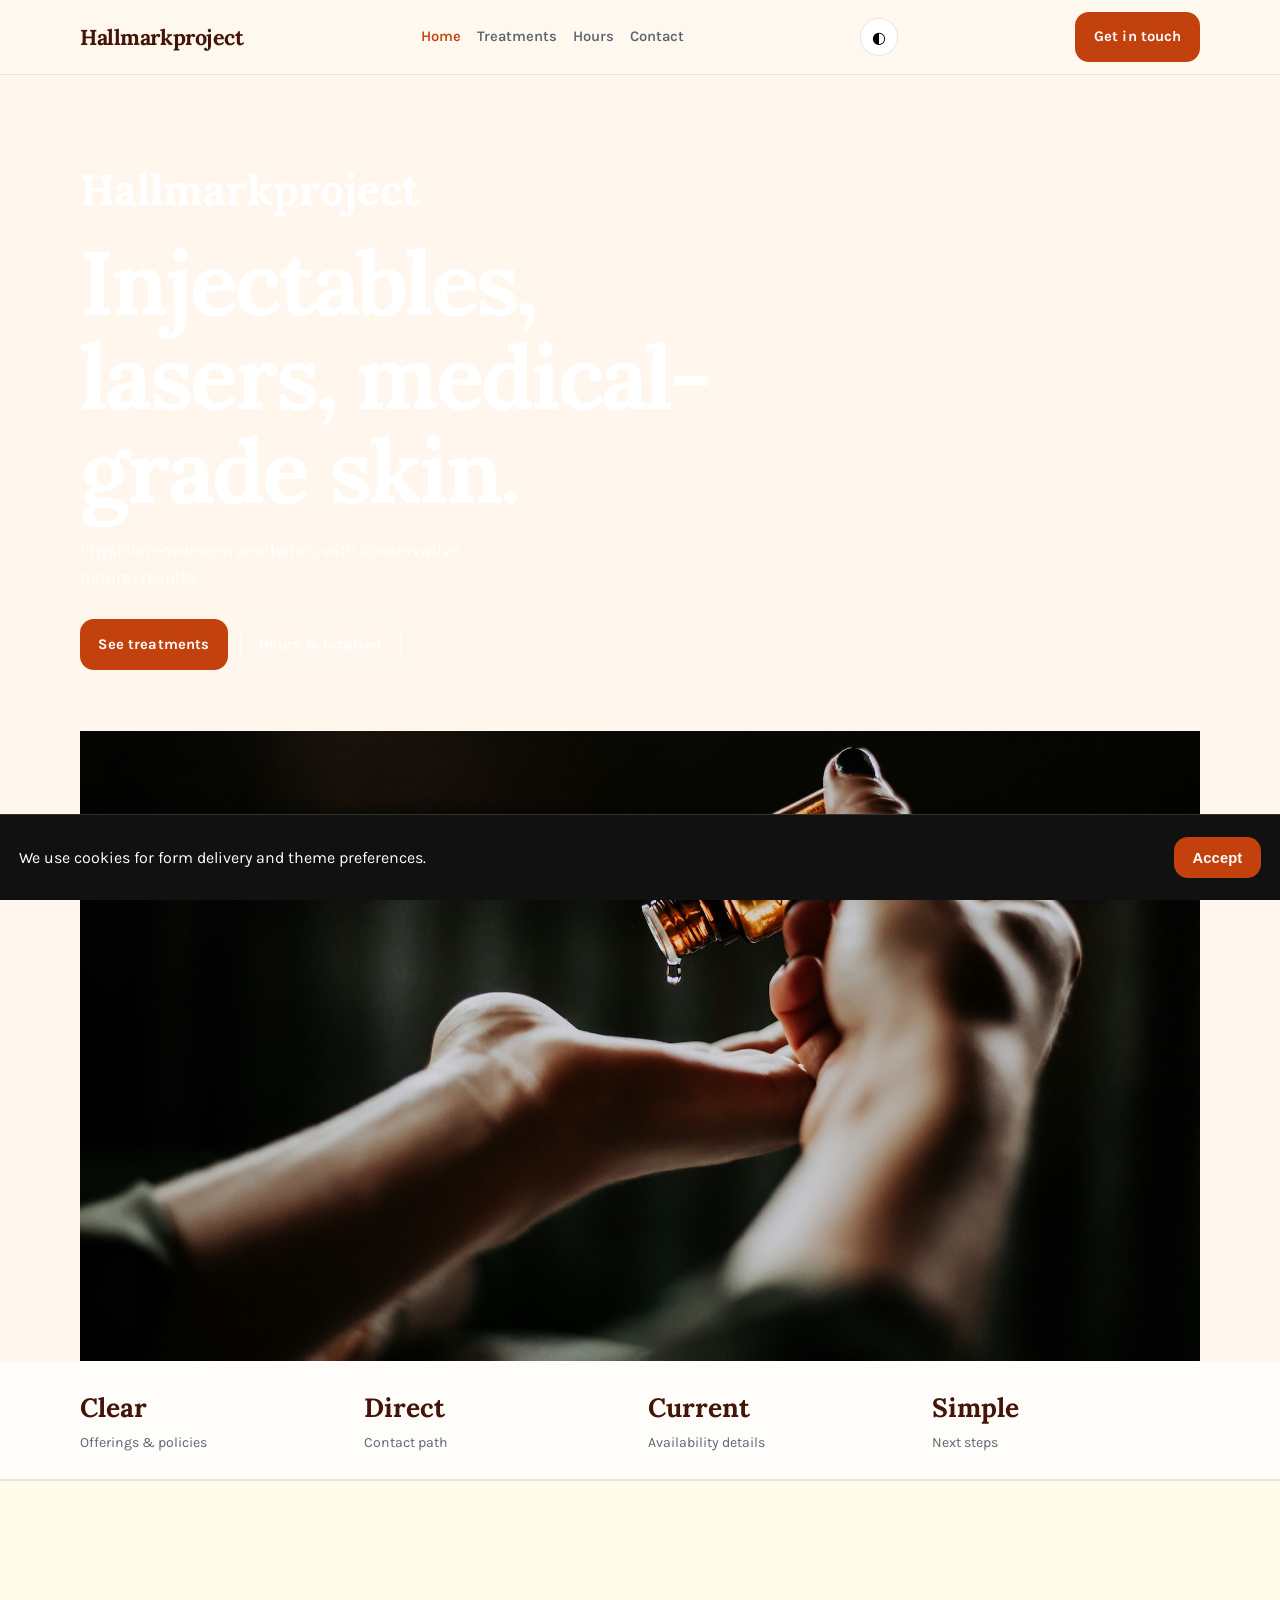
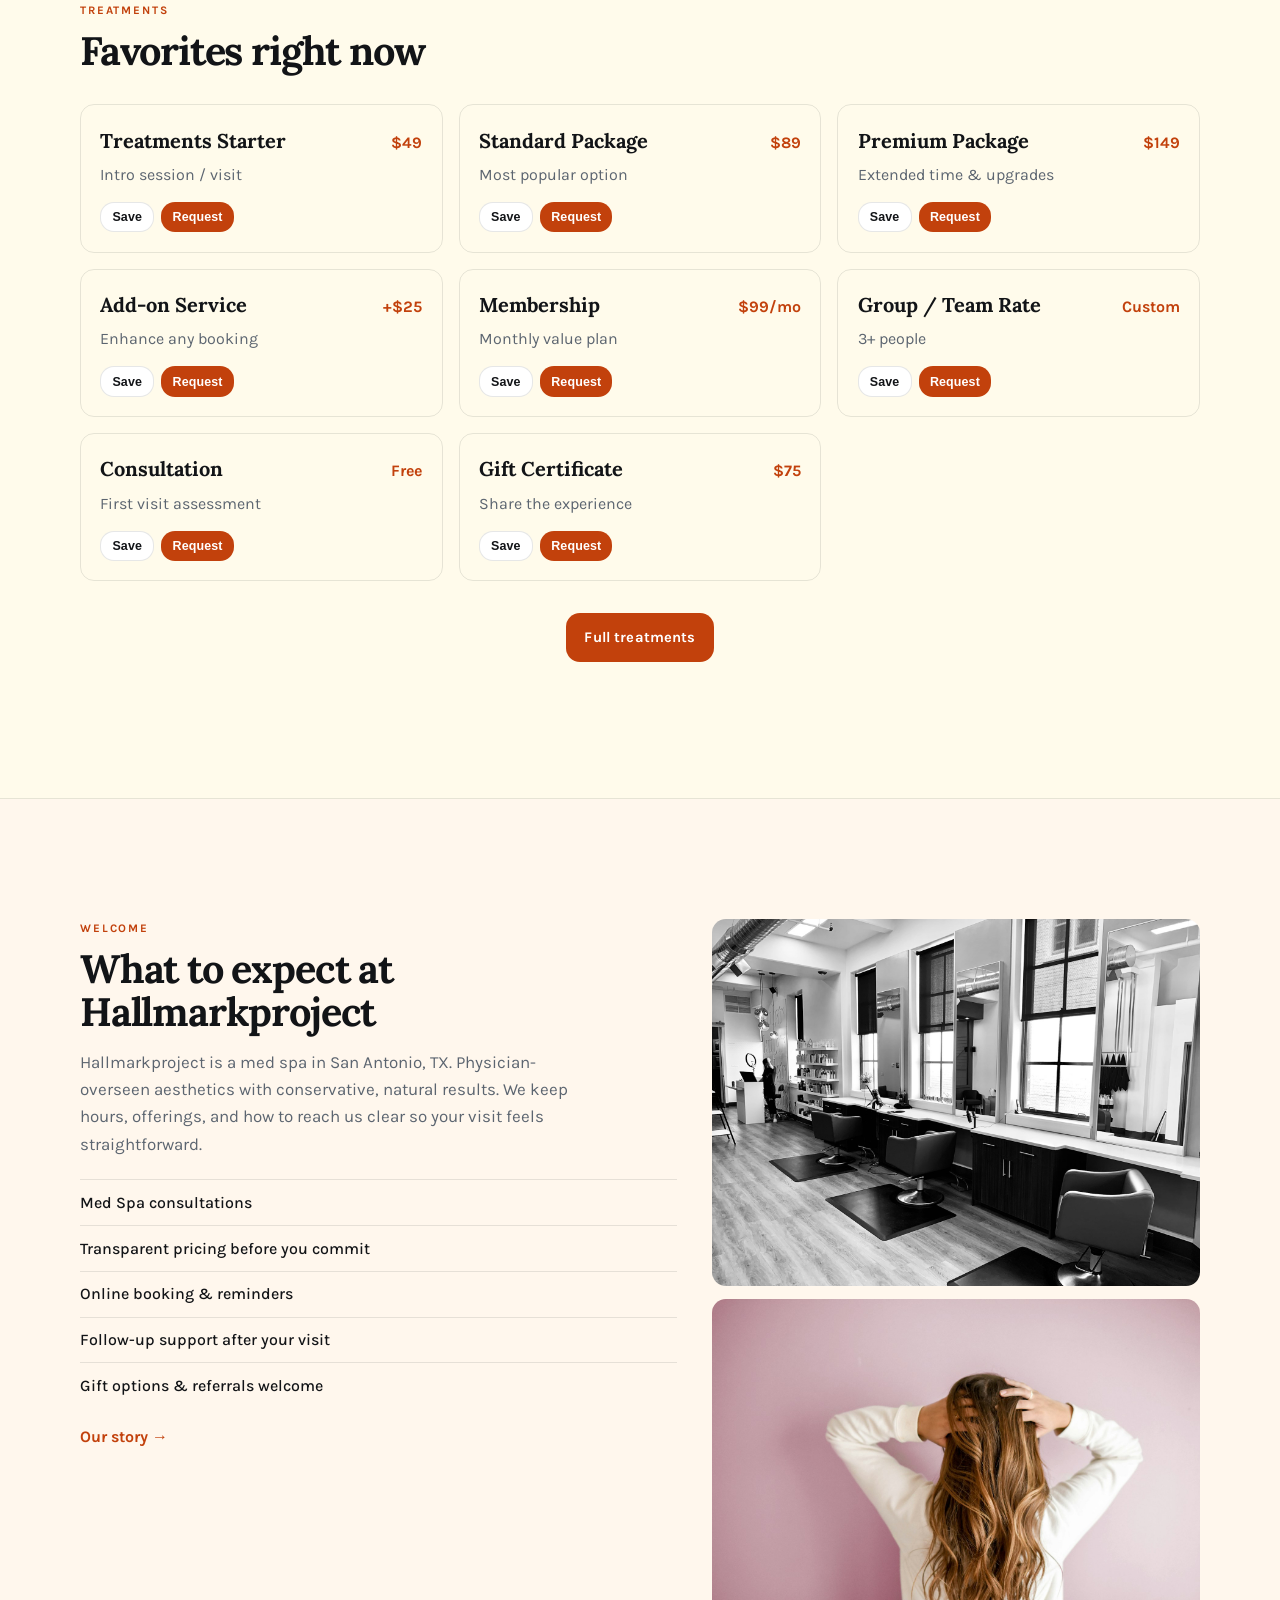
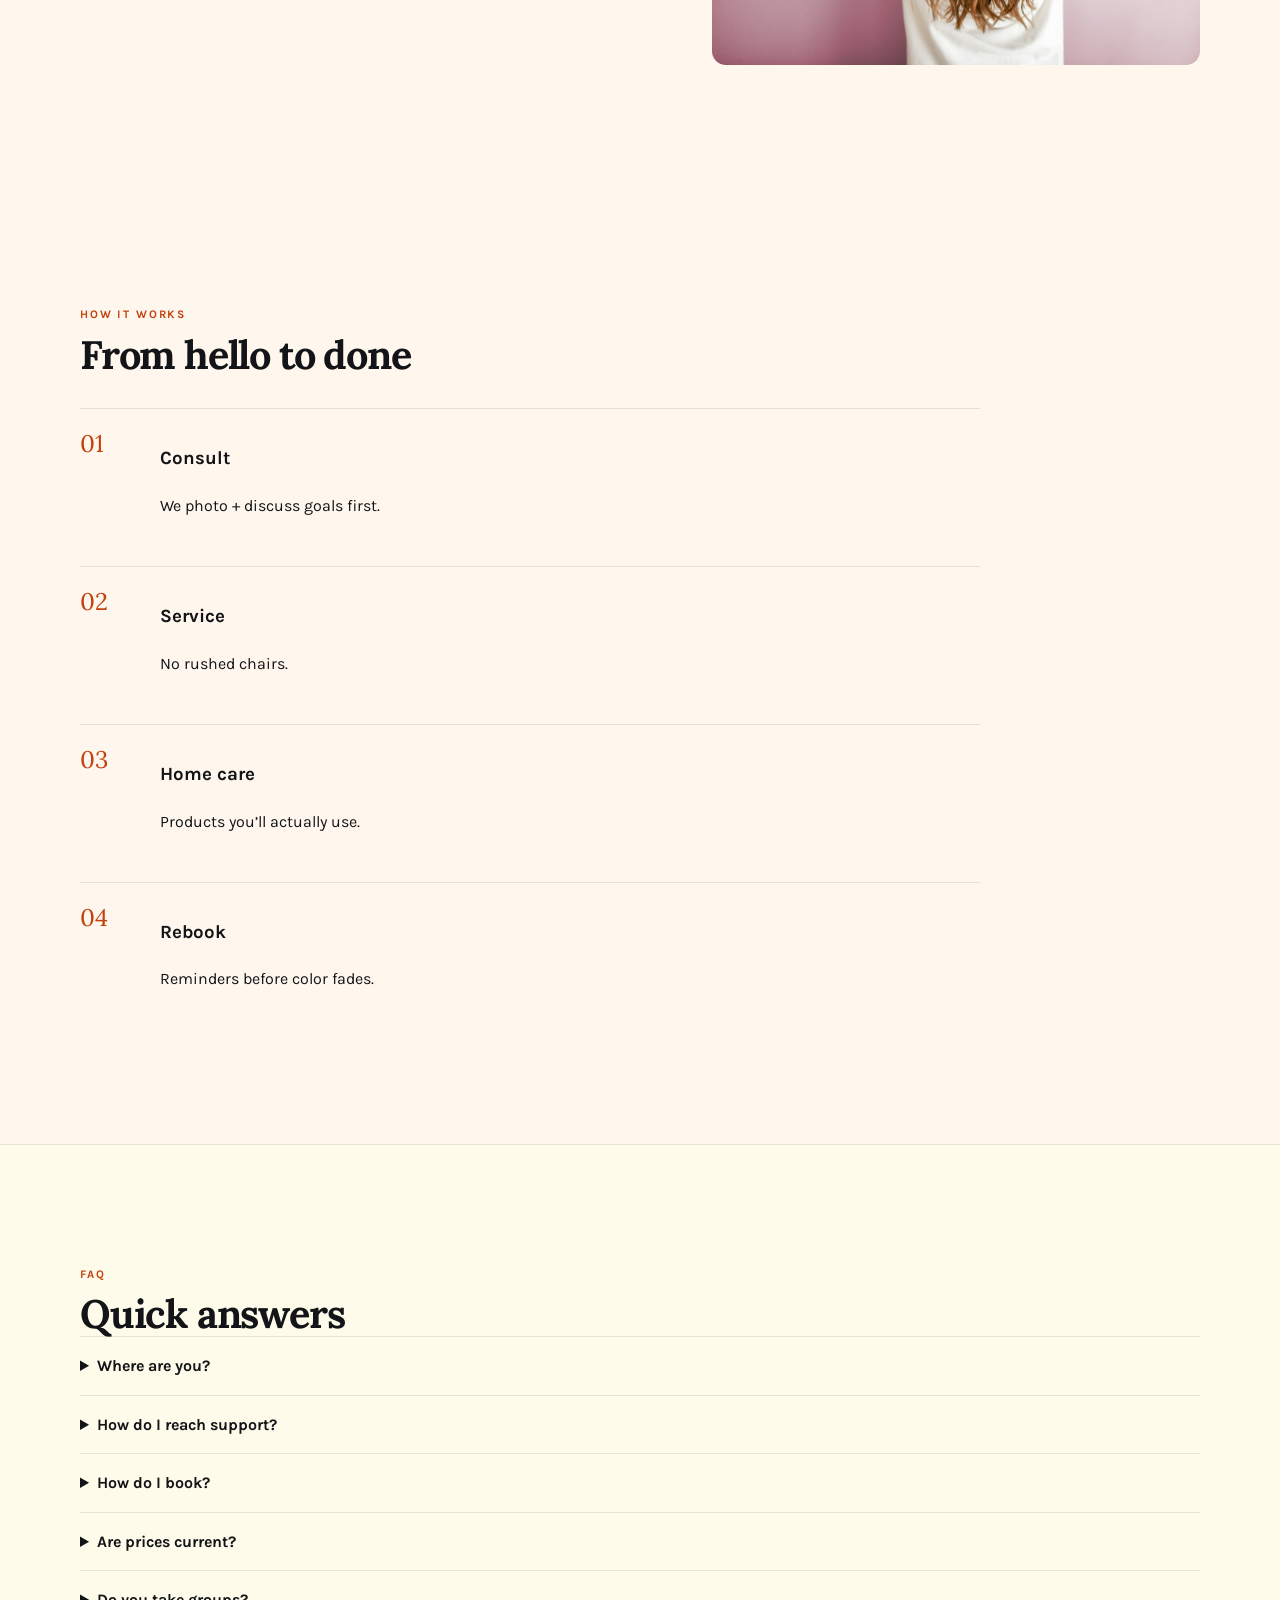
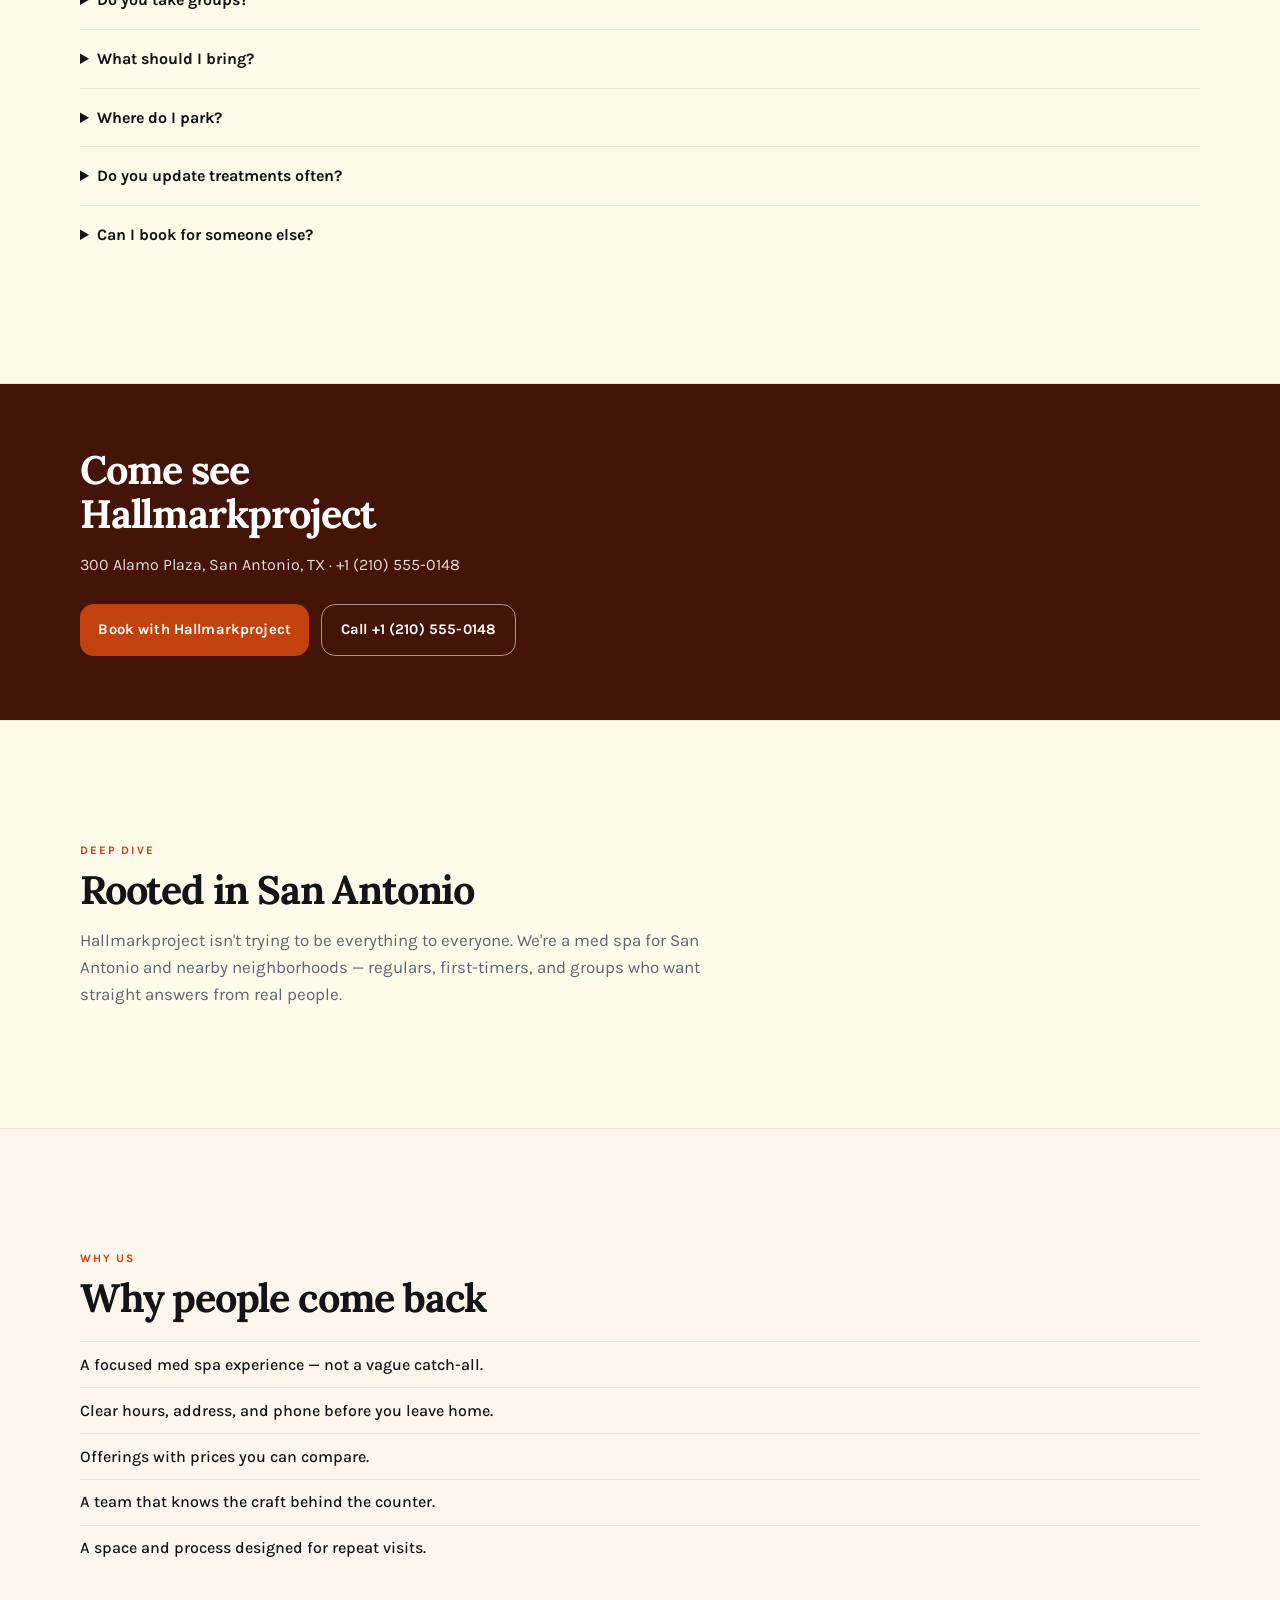
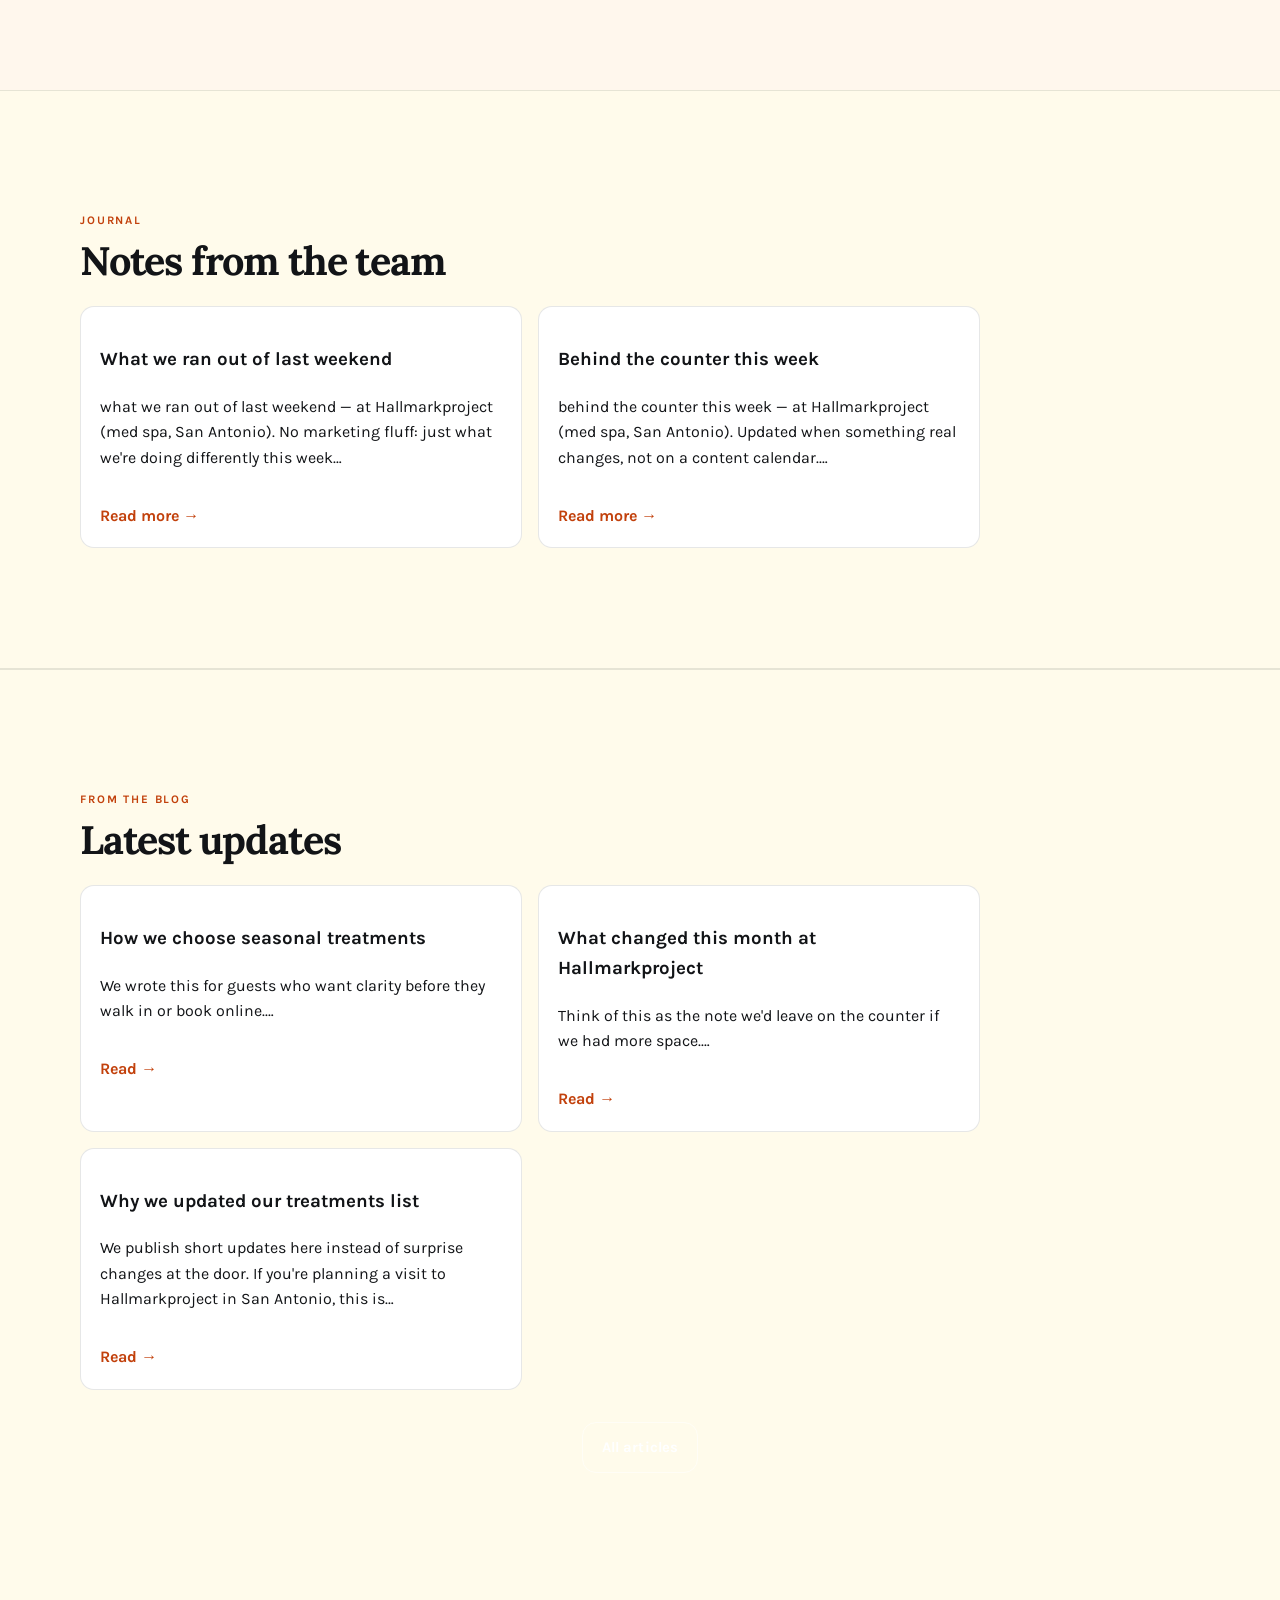
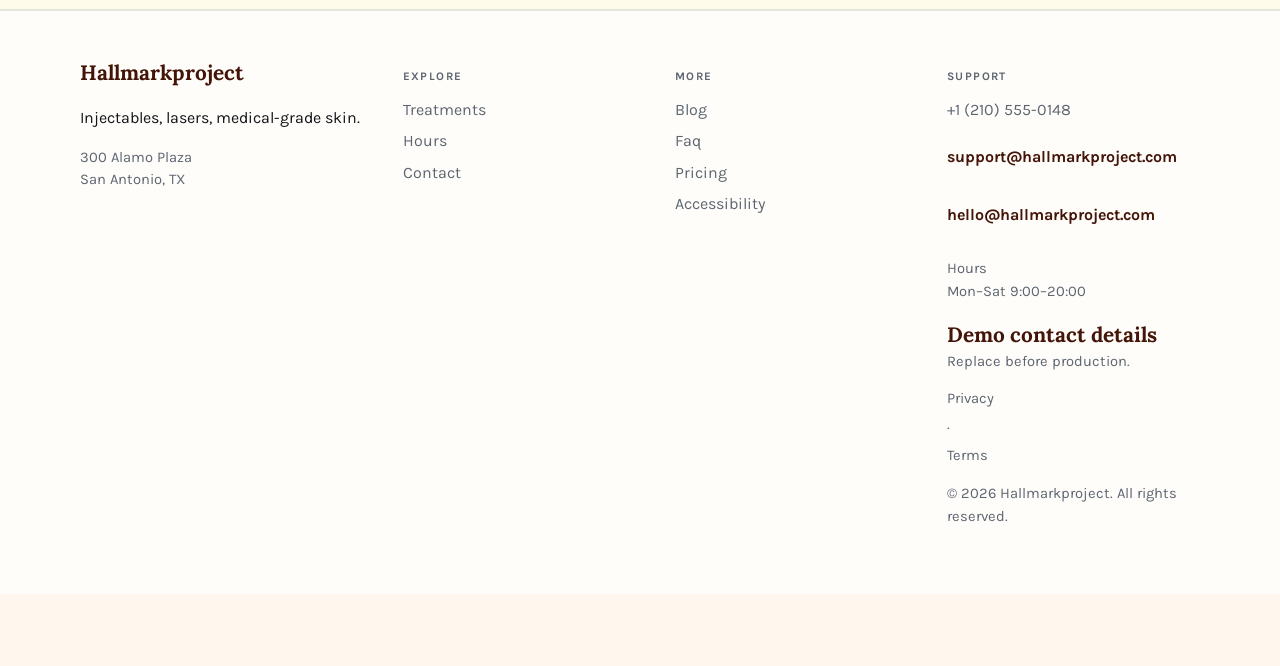
<file: index.html>
<!DOCTYPE html>
<html lang="en">
<head>
  <meta charset="UTF-8" />
  <meta name="viewport" content="width=device-width, initial-scale=1" />
  <title>Hallmarkproject | Med Spa</title>
  <meta name="description" content="Hallmarkproject — Injectables, lasers, medical-grade skin." />
  <meta property="og:title" content="Hallmarkproject | Med Spa" />
  <meta property="og:description" content="Hallmarkproject — Injectables, lasers, medical-grade skin." />
  <meta property="og:type" content="website" />
  <meta name="twitter:card" content="summary_large_image" />
  <meta name="twitter:title" content="Hallmarkproject | Med Spa" />
  <meta name="twitter:description" content="Hallmarkproject — Injectables, lasers, medical-grade skin." />
  <meta property="og:image" content="assets/img-1.jpg" />
  <meta name="twitter:image" content="assets/img-1.jpg" />
  <meta property="og:url" content="https://hallmarkproject.github.io" />
  <script type="application/ld+json">{"@context": "https://schema.org", "@type": "LocalBusiness", "name": "Hallmarkproject", "description": "Injectables, lasers, medical-grade skin.", "url": "https://hallmarkproject.github.io", "image": "assets/img-1.jpg"}</script>
<script type="application/ld+json">{"@context": "https://schema.org", "@type": "FAQPage", "mainEntity": [{"@type": "Question", "name": "Where are you?", "acceptedAnswer": {"@type": "Answer", "text": "300 Alamo Plaza, San Antonio, TX. See the map on Visit."}}, {"@type": "Question", "name": "How do I reach support?", "acceptedAnswer": {"@type": "Answer", "text": "Use the Contact form or email support@hallmarkproject.com. We reply during open hours."}}, {"@type": "Question", "name": "How do I book?", "acceptedAnswer": {"@type": "Answer", "text": "Send a message on Contact, email bookings@hallmarkproject.com, or call +1 (210) 555-0148."}}, {"@type": "Question", "name": "Are prices current?", "acceptedAnswer": {"@type": "Answer", "text": "Listed prices are current and may shift with seasons — we update this site when they do."}}, {"@type": "Question", "name": "Do you take groups?", "acceptedAnswer": {"@type": "Answer", "text": "Yes for many bookings — tell us the size and date and we'll confirm what Hallmarkproject can host."}}, {"@type": "Question", "name": "What should I bring?", "acceptedAnswer": {"@type": "Answer", "text": "Just yourself (and any notes on allergies, sizes, or preferences). We'll handle the rest."}}, {"@type": "Question", "name": "Where can I read updates?", "acceptedAnswer": {"@type": "Answer", "text": "Blog and Journal pages publish changes before social media."}}, {"@type": "Question", "name": "How do I join the team?", "acceptedAnswer": {"@type": "Answer", "text": "Open roles are listed on Careers — we reply to every application."}}, {"@type": "Question", "name": "Is the space accessible?", "acceptedAnswer": {"@type": "Answer", "text": "See our Accessibility page for entrance, seating and restroom notes."}}, {"@type": "Question", "name": "Do you offer gift cards?", "acceptedAnswer": {"@type": "Answer", "text": "Yes — see our Gift Cards page for digital and in-store options."}}, {"@type": "Question", "name": "Can I book for someone else?", "acceptedAnswer": {"@type": "Answer", "text": "Yes — include their name and preferences in the contact form."}}, {"@type": "Question", "name": "Is parking available?", "acceptedAnswer": {"@type": "Answer", "text": "See Locations for the branch closest to you in San Antonio."}}, {"@type": "Question", "name": "Do you take walk-ins at Hallmarkproject?", "acceptedAnswer": {"@type": "Answer", "text": "Yes when capacity allows — check Visit for peak hours."}}, {"@type": "Question", "name": "Do you host private events?", "acceptedAnswer": {"@type": "Answer", "text": "Contact us with date, headcount and treatments preferences."}}]}</script>
<script type="application/ld+json">{"@context": "https://schema.org", "@type": "WebSite", "name": "Hallmarkproject", "url": "https://hallmarkproject.github.io", "description": "Injectables, lasers, medical-grade skin."}</script>
  <link rel="alternate" hreflang="en" href="index.html" />
  <link rel="alternate" hreflang="x-default" href="index.html" />
  <meta name="theme-color" content="#111111" />
  <link rel="preconnect" href="https://fonts.googleapis.com" />
  <link rel="preconnect" href="https://fonts.gstatic.com" crossorigin />
  <link href="https://fonts.googleapis.com/css2?family=Karla:wght@400;500;600;700&family=Lora:wght@600;700&display=swap" rel="stylesheet" />
  <link rel="stylesheet" href="styles.css" />
  <link rel="icon" href="favicon.svg" type="image/svg+xml" />
</head>
<body>

  <header class="top">
    <div class="shell bar">
      <a class="logo" href="index.html">Hallmarkproject</a>
      <button class="nav-toggle" type="button" aria-label="Open menu" data-nav-toggle>
        <span></span><span></span><span></span>
      </button>
      <nav data-nav><a href="index.html" class="on">Home</a><a href="offerings.html">Treatments</a><a href="visit.html">Hours</a><a href="contact.html">Contact</a></nav>
      <button type="button" class="theme-toggle" data-theme-toggle aria-label="Toggle dark mode">◐</button>
      <a class="cta" href="contact.html" data-open-book>Get in touch</a>
    </div>
  </header>
  <main>

    <section class="hero split-hero">
      <div class="shell hero-split">
        <div class="hero-copy">
          <p class="brand">Hallmarkproject</p>
          <h1>Injectables, lasers, medical-grade skin.</h1>
          <p class="lede">Physician-overseen aesthetics with conservative, natural results.</p>
          <div class="actions">
            <a class="btn solid" href="offerings.html">See treatments</a>
            <a class="btn line" href="visit.html">Hours &amp; location</a>
          </div>
        </div>
        <div class="hero-photo"><img src="assets/img-1.jpg" alt="Hallmarkproject" loading="eager" fetchpriority="high" decoding="async" /></div>
      </div>
    </section><section class="stats-band"><div class="shell stats-row"><div class="stat"><b>Clear</b><span>Offerings & policies</span></div>
<div class="stat"><b>Direct</b><span>Contact path</span></div>
<div class="stat"><b>Current</b><span>Availability details</span></div>
<div class="stat"><b>Simple</b><span>Next steps</span></div></div></section><section class="block tint">
      <div class="shell">
        <p class="eyebrow">Treatments</p>
        <h2>Favorites right now</h2>
        <div class="menu-grid"><article class="item" data-item="Treatments Starter">
          <div class="item-top"><h3>Treatments Starter</h3><span class="price">$49</span></div>
          <p>Intro session / visit</p>
          <div class="item-actions">
            <button type="button" class="btn quiet mini" data-save-item data-name="Treatments Starter">Save</button>
            <button type="button" class="btn solid mini" data-open-book data-pref="Treatments Starter">Request</button>
          </div>
        </article>
<article class="item" data-item="Standard Package">
          <div class="item-top"><h3>Standard Package</h3><span class="price">$89</span></div>
          <p>Most popular option</p>
          <div class="item-actions">
            <button type="button" class="btn quiet mini" data-save-item data-name="Standard Package">Save</button>
            <button type="button" class="btn solid mini" data-open-book data-pref="Standard Package">Request</button>
          </div>
        </article>
<article class="item" data-item="Premium Package">
          <div class="item-top"><h3>Premium Package</h3><span class="price">$149</span></div>
          <p>Extended time &amp; upgrades</p>
          <div class="item-actions">
            <button type="button" class="btn quiet mini" data-save-item data-name="Premium Package">Save</button>
            <button type="button" class="btn solid mini" data-open-book data-pref="Premium Package">Request</button>
          </div>
        </article>
<article class="item" data-item="Add-on Service">
          <div class="item-top"><h3>Add-on Service</h3><span class="price">+$25</span></div>
          <p>Enhance any booking</p>
          <div class="item-actions">
            <button type="button" class="btn quiet mini" data-save-item data-name="Add-on Service">Save</button>
            <button type="button" class="btn solid mini" data-open-book data-pref="Add-on Service">Request</button>
          </div>
        </article>
<article class="item" data-item="Membership">
          <div class="item-top"><h3>Membership</h3><span class="price">$99/mo</span></div>
          <p>Monthly value plan</p>
          <div class="item-actions">
            <button type="button" class="btn quiet mini" data-save-item data-name="Membership">Save</button>
            <button type="button" class="btn solid mini" data-open-book data-pref="Membership">Request</button>
          </div>
        </article>
<article class="item" data-item="Group / Team Rate">
          <div class="item-top"><h3>Group / Team Rate</h3><span class="price">Custom</span></div>
          <p>3+ people</p>
          <div class="item-actions">
            <button type="button" class="btn quiet mini" data-save-item data-name="Group / Team Rate">Save</button>
            <button type="button" class="btn solid mini" data-open-book data-pref="Group / Team Rate">Request</button>
          </div>
        </article>
<article class="item" data-item="Consultation">
          <div class="item-top"><h3>Consultation</h3><span class="price">Free</span></div>
          <p>First visit assessment</p>
          <div class="item-actions">
            <button type="button" class="btn quiet mini" data-save-item data-name="Consultation">Save</button>
            <button type="button" class="btn solid mini" data-open-book data-pref="Consultation">Request</button>
          </div>
        </article>
<article class="item" data-item="Gift Certificate">
          <div class="item-top"><h3>Gift Certificate</h3><span class="price">$75</span></div>
          <p>Share the experience</p>
          <div class="item-actions">
            <button type="button" class="btn quiet mini" data-save-item data-name="Gift Certificate">Save</button>
            <button type="button" class="btn solid mini" data-open-book data-pref="Gift Certificate">Request</button>
          </div>
        </article></div>
        <p class="center-cta"><a class="btn solid" href="offerings.html">Full treatments</a></p>
      </div>
    </section><section class="block">
      <div class="shell split">
        <div>
          <p class="eyebrow">Welcome</p>
          <h2>What to expect at Hallmarkproject</h2>
          <p class="lead">Hallmarkproject is a med spa in San Antonio, TX. Physician-overseen aesthetics with conservative, natural results. We keep hours, offerings, and how to reach us clear so your visit feels straightforward.</p>
          <ul class="checks"><li>Med Spa consultations</li>
<li>Transparent pricing before you commit</li>
<li>Online booking & reminders</li>
<li>Follow-up support after your visit</li>
<li>Gift options & referrals welcome</li></ul>
          <a class="textlink" href="index.html">Our story →</a>
        </div>
        <div class="about-photos">
          <img src="assets/img-2.jpg" alt="Hallmarkproject" />
          <img src="assets/img-3.jpg" alt="Hallmarkproject" />
        </div>
      </div>
    </section><section class="block">
      <div class="shell">
        <p class="eyebrow">How it works</p>
        <h2>From hello to done</h2>
        <ol class="process"><li><span>01</span><div><h3>Consult</h3><p>We photo + discuss goals first.</p></div></li>
<li><span>02</span><div><h3>Service</h3><p>No rushed chairs.</p></div></li>
<li><span>03</span><div><h3>Home care</h3><p>Products you’ll actually use.</p></div></li>
<li><span>04</span><div><h3>Rebook</h3><p>Reminders before color fades.</p></div></li></ol>
      </div>
    </section><section class="block tint">
      <div class="shell">
        <p class="eyebrow">FAQ</p>
        <h2>Quick answers</h2>
        <div class="faq"><details><summary>Where are you?</summary><p>300 Alamo Plaza, San Antonio, TX. See the map on Visit.</p></details>
<details><summary>How do I reach support?</summary><p>Use the Contact form or email support@hallmarkproject.com. We reply during open hours.</p></details>
<details><summary>How do I book?</summary><p>Send a message on Contact, email bookings@hallmarkproject.com, or call +1 (210) 555-0148.</p></details>
<details><summary>Are prices current?</summary><p>Listed prices are current and may shift with seasons — we update this site when they do.</p></details>
<details><summary>Do you take groups?</summary><p>Yes for many bookings — tell us the size and date and we'll confirm what Hallmarkproject can host.</p></details>
<details><summary>What should I bring?</summary><p>Just yourself (and any notes on allergies, sizes, or preferences). We'll handle the rest.</p></details>
<details><summary>Where do I park?</summary><p>See the Visit page for address and map links around San Antonio.</p></details>
<details><summary>Do you update treatments often?</summary><p>Yes — seasonal shifts are posted here first.</p></details>
<details><summary>Can I book for someone else?</summary><p>Yes — include their name and preferences in the Contact form or email support@hallmarkproject.com.</p></details></div>
      </div>
    </section><section class="cta-band">
      <div class="shell">
        <h2>Come see Hallmarkproject</h2>
        <p>300 Alamo Plaza, San Antonio, TX · +1 (210) 555-0148</p>
        <div class="actions">
          <a class="btn solid" href="contact.html">Book with Hallmarkproject</a>
          <a class="btn line" href="tel:+12105550148">Call +1 (210) 555-0148</a>
        </div>
      </div>
    </section><section class="block tint">
      <div class="shell prose-block">
        <p class="eyebrow">Deep dive</p>
        <h2>Rooted in San Antonio</h2>
        <p class="lead wide">Hallmarkproject isn&#x27;t trying to be everything to everyone. We&#x27;re a med spa for San Antonio and nearby neighborhoods — regulars, first-timers, and groups who want straight answers from real people.</p>
      </div>
    </section><section class="block">
      <div class="shell">
        <p class="eyebrow">Why us</p>
        <h2>Why people come back</h2>
        <ul class="why"><li>A focused med spa experience — not a vague catch-all.</li>
<li>Clear hours, address, and phone before you leave home.</li>
<li>Offerings with prices you can compare.</li>
<li>A team that knows the craft behind the counter.</li>
<li>A space and process designed for repeat visits.</li></ul>
      </div>
    </section><section class="block tint">
      <div class="shell">
        <p class="eyebrow">Journal</p>
        <h2>Notes from the team</h2>
        <div class="value-grid"><article class="journal-card"><h3>What we ran out of last weekend</h3><p>what we ran out of last weekend — at Hallmarkproject (med spa, San Antonio). No marketing fluff: just what we&#x27;re doing differently this week…</p><a class="textlink" href="blog.html">Read more →</a></article><article class="journal-card"><h3>Behind the counter this week</h3><p>behind the counter this week — at Hallmarkproject (med spa, San Antonio). Updated when something real changes, not on a content calendar.…</p><a class="textlink" href="blog.html">Read more →</a></article></div>
      </div>
    </section><section class="block tint">
      <div class="shell">
        <p class="eyebrow">From the blog</p>
        <h2>Latest updates</h2>
        <div class="value-grid"><article class="journal-card reveal">
          <h3>How we choose seasonal treatments</h3>
          <p>We wrote this for guests who want clarity before they walk in or book online.…</p>
          <a class="textlink" href="blog.html">Read →</a>
        </article><article class="journal-card reveal">
          <h3>What changed this month at Hallmarkproject</h3>
          <p>Think of this as the note we&#x27;d leave on the counter if we had more space.…</p>
          <a class="textlink" href="blog.html">Read →</a>
        </article><article class="journal-card reveal">
          <h3>Why we updated our treatments list</h3>
          <p>We publish short updates here instead of surprise changes at the door. If you&#x27;re planning a visit to Hallmarkproject in San Antonio, this is…</p>
          <a class="textlink" href="blog.html">Read →</a>
        </article></div>
        <p class="center-cta"><a class="btn line" href="blog.html">All articles</a></p>
      </div>
    </section>
  </main>

  <footer class="foot">
    <div class="shell foot-grid">
      <div>
        <strong>Hallmarkproject</strong>
        <p>Injectables, lasers, medical-grade skin.</p>
        <p class="foot-meta">300 Alamo Plaza<br/>San Antonio, TX</p>
      </div>
      <div>
        <p class="fh">Explore</p>
        <a href="offerings.html">Treatments</a><a href="visit.html">Hours</a><a href="contact.html">Contact</a>
      </div>
      <div>
        <p class="fh">More</p>
        <a href="blog.html">Blog</a><a href="faq.html">Faq</a><a href="pricing.html">Pricing</a><a href="accessibility.html">Accessibility</a>
      </div>
      <div>
        <p class="fh">Support</p>
        <a href="tel:+12105550148">+1 (210) 555-0148</a>
        <p class="mail-plain">support@hallmarkproject.com</p>
        <p class="mail-plain">hello@hallmarkproject.com</p>
        <p class="foot-meta">Hours<br/>Mon–Sat 9:00–20:00</p>
        <p class="foot-meta"><strong>Demo contact details</strong><br/>Replace before production.</p>
        <p class="foot-meta"><a href="privacy.html">Privacy</a> · <a href="terms.html">Terms</a></p>
        <p class="foot-meta">© 2026 Hallmarkproject. All rights reserved.</p>
      </div>
    </div>
  </footer>
  <div class="cookie-bar" data-cookie-bar hidden>
    <p>We use cookies for form delivery and theme preferences.</p>
    <button type="button" class="btn solid" data-cookie-accept>Accept</button>
  </div>
  <div class="mobile-cta">
    <a href="tel:+12105550148">Call</a>
    <button type="button" data-open-book>Book</button>
    <a href="visit.html">Map</a>
  </div>
  <div class="toast" data-toast hidden></div>

  <div class="modal" data-book-modal hidden>
    <div class="modal-card">
      <button class="modal-close" type="button" data-close-book aria-label="Close">×</button>
      <p class="eyebrow">Quick request</p>
      <h3>Contact Hallmarkproject</h3>
      <p class="lead">Send the essentials and we will reply by email.</p>
      <form class="contact-form compact" data-quick-book data-support="support@hallmarkproject.com">
        <label>Name<input name="name" required placeholder="Your name" /></label>
        <label>Email<input type="email" name="email" required placeholder="you@email.com" /></label>
        <label>Timing<input name="when" required placeholder="Preferred date or timeline" /></label>
        <label>Notes<textarea name="message" rows="3" placeholder="Project, product, service or other details…"></textarea></label>
        <button class="btn solid" type="submit">Book</button>
      </form>
    </div>
  </div>

  <div class="lightbox" data-lightbox hidden>
    <button class="modal-close" type="button" data-lightbox-close aria-label="Close">×</button>
    <img data-lightbox-img alt="" />
    <div class="lightbox-nav">
      <button type="button" data-lightbox-prev>‹</button>
      <button type="button" data-lightbox-next>›</button>
    </div>
  </div>
  <script src="site.js"></script>
</body></html>
</file>
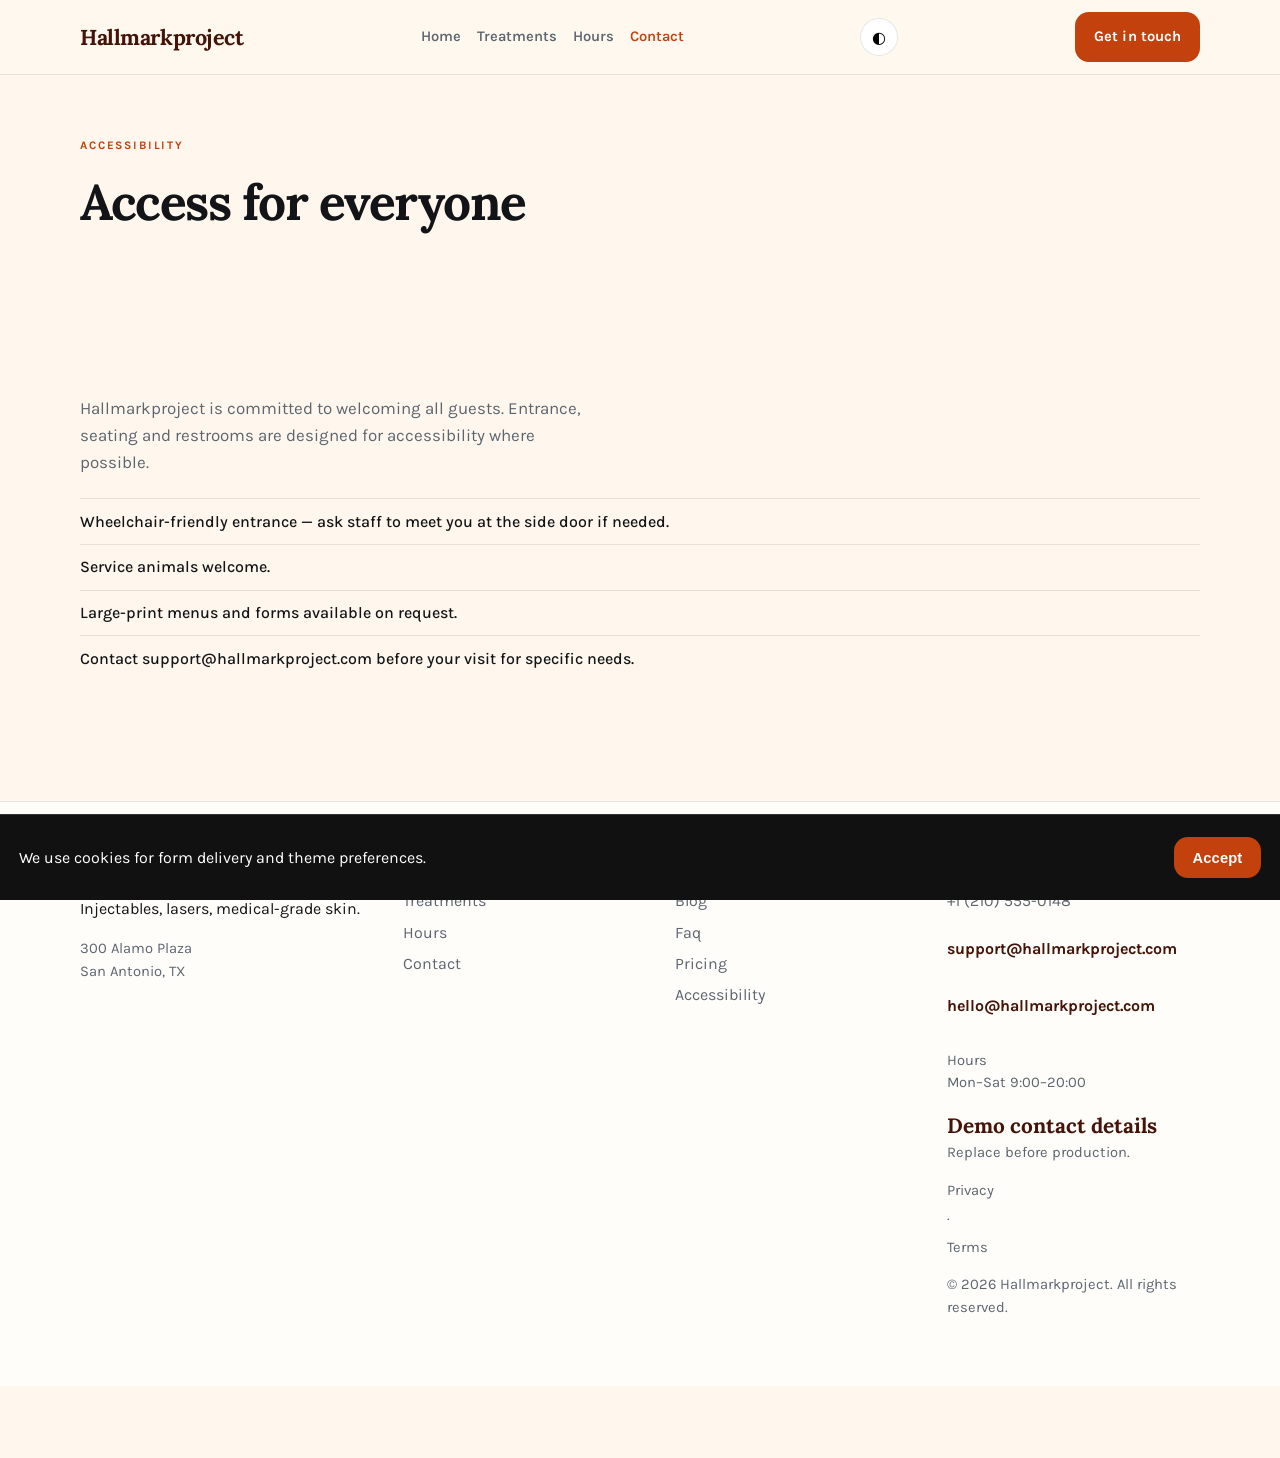
<file: accessibility.html>
<!DOCTYPE html>
<html lang="en">
<head>
  <meta charset="UTF-8" />
  <meta name="viewport" content="width=device-width, initial-scale=1" />
  <title>Accessibility | Hallmarkproject</title>
  <meta name="description" content="Accessibility statement" />
  <meta property="og:title" content="Accessibility | Hallmarkproject" />
  <meta property="og:description" content="Accessibility statement" />
  <meta property="og:type" content="website" />
  <meta name="twitter:card" content="summary_large_image" />
  <meta name="twitter:title" content="Accessibility | Hallmarkproject" />
  <meta name="twitter:description" content="Accessibility statement" />
  <meta property="og:image" content="assets/img-1.jpg" />
  <meta name="twitter:image" content="assets/img-1.jpg" />
  <meta property="og:url" content="https://hallmarkproject.github.io" />
  <script type="application/ld+json">{"@context": "https://schema.org", "@type": "LocalBusiness", "name": "Hallmarkproject", "description": "Injectables, lasers, medical-grade skin.", "url": "https://hallmarkproject.github.io", "image": "assets/img-1.jpg"}</script>
<script type="application/ld+json">{"@context": "https://schema.org", "@type": "FAQPage", "mainEntity": [{"@type": "Question", "name": "Where are you?", "acceptedAnswer": {"@type": "Answer", "text": "300 Alamo Plaza, San Antonio, TX. See the map on Visit."}}, {"@type": "Question", "name": "How do I reach support?", "acceptedAnswer": {"@type": "Answer", "text": "Use the Contact form or email support@hallmarkproject.com. We reply during open hours."}}, {"@type": "Question", "name": "How do I book?", "acceptedAnswer": {"@type": "Answer", "text": "Send a message on Contact, email bookings@hallmarkproject.com, or call +1 (210) 555-0148."}}, {"@type": "Question", "name": "Are prices current?", "acceptedAnswer": {"@type": "Answer", "text": "Listed prices are current and may shift with seasons — we update this site when they do."}}, {"@type": "Question", "name": "Do you take groups?", "acceptedAnswer": {"@type": "Answer", "text": "Yes for many bookings — tell us the size and date and we'll confirm what Hallmarkproject can host."}}, {"@type": "Question", "name": "What should I bring?", "acceptedAnswer": {"@type": "Answer", "text": "Just yourself (and any notes on allergies, sizes, or preferences). We'll handle the rest."}}, {"@type": "Question", "name": "Where can I read updates?", "acceptedAnswer": {"@type": "Answer", "text": "Blog and Journal pages publish changes before social media."}}, {"@type": "Question", "name": "How do I join the team?", "acceptedAnswer": {"@type": "Answer", "text": "Open roles are listed on Careers — we reply to every application."}}, {"@type": "Question", "name": "Is the space accessible?", "acceptedAnswer": {"@type": "Answer", "text": "See our Accessibility page for entrance, seating and restroom notes."}}, {"@type": "Question", "name": "Do you offer gift cards?", "acceptedAnswer": {"@type": "Answer", "text": "Yes — see our Gift Cards page for digital and in-store options."}}, {"@type": "Question", "name": "Can I book for someone else?", "acceptedAnswer": {"@type": "Answer", "text": "Yes — include their name and preferences in the contact form."}}, {"@type": "Question", "name": "Is parking available?", "acceptedAnswer": {"@type": "Answer", "text": "See Locations for the branch closest to you in San Antonio."}}, {"@type": "Question", "name": "Do you take walk-ins at Hallmarkproject?", "acceptedAnswer": {"@type": "Answer", "text": "Yes when capacity allows — check Visit for peak hours."}}, {"@type": "Question", "name": "Do you host private events?", "acceptedAnswer": {"@type": "Answer", "text": "Contact us with date, headcount and treatments preferences."}}]}</script>
<script type="application/ld+json">{"@context": "https://schema.org", "@type": "WebSite", "name": "Hallmarkproject", "url": "https://hallmarkproject.github.io", "description": "Injectables, lasers, medical-grade skin."}</script>
  <link rel="alternate" hreflang="en" href="index.html" />
  <link rel="alternate" hreflang="x-default" href="index.html" />
  <meta name="theme-color" content="#111111" />
  <link rel="preconnect" href="https://fonts.googleapis.com" />
  <link rel="preconnect" href="https://fonts.gstatic.com" crossorigin />
  <link href="https://fonts.googleapis.com/css2?family=Karla:wght@400;500;600;700&family=Lora:wght@600;700&display=swap" rel="stylesheet" />
  <link rel="stylesheet" href="styles.css" />
  <link rel="icon" href="favicon.svg" type="image/svg+xml" />
</head>
<body>

  <header class="top">
    <div class="shell bar">
      <a class="logo" href="index.html">Hallmarkproject</a>
      <button class="nav-toggle" type="button" aria-label="Open menu" data-nav-toggle>
        <span></span><span></span><span></span>
      </button>
      <nav data-nav><a href="index.html">Home</a><a href="offerings.html">Treatments</a><a href="visit.html">Hours</a><a href="contact.html" class="on">Contact</a></nav>
      <button type="button" class="theme-toggle" data-theme-toggle aria-label="Toggle dark mode">◐</button>
      <a class="cta" href="contact.html" data-open-book>Get in touch</a>
    </div>
  </header>  <main class="page">
    <section class="page-hero"><div class="shell">
      <p class="eyebrow">Accessibility</p>
      <h1>Access for everyone</h1>
    </div></section>
    <section class="block"><div class="shell prose-block">
      <p class="lead">Hallmarkproject is committed to welcoming all guests. Entrance, seating and restrooms are designed for accessibility where possible.</p>
      <ul class="checks">
        <li>Wheelchair-friendly entrance — ask staff to meet you at the side door if needed.</li>
        <li>Service animals welcome.</li>
        <li>Large-print menus and forms available on request.</li>
        <li>Contact support@hallmarkproject.com before your visit for specific needs.</li>
      </ul>
    </div></section>
  </main>
  <footer class="foot">
    <div class="shell foot-grid">
      <div>
        <strong>Hallmarkproject</strong>
        <p>Injectables, lasers, medical-grade skin.</p>
        <p class="foot-meta">300 Alamo Plaza<br/>San Antonio, TX</p>
      </div>
      <div>
        <p class="fh">Explore</p>
        <a href="offerings.html">Treatments</a><a href="visit.html">Hours</a><a href="contact.html">Contact</a>
      </div>
      <div>
        <p class="fh">More</p>
        <a href="blog.html">Blog</a><a href="faq.html">Faq</a><a href="pricing.html">Pricing</a><a href="accessibility.html">Accessibility</a>
      </div>
      <div>
        <p class="fh">Support</p>
        <a href="tel:+12105550148">+1 (210) 555-0148</a>
        <p class="mail-plain">support@hallmarkproject.com</p>
        <p class="mail-plain">hello@hallmarkproject.com</p>
        <p class="foot-meta">Hours<br/>Mon–Sat 9:00–20:00</p>
        <p class="foot-meta"><strong>Demo contact details</strong><br/>Replace before production.</p>
        <p class="foot-meta"><a href="privacy.html">Privacy</a> · <a href="terms.html">Terms</a></p>
        <p class="foot-meta">© 2026 Hallmarkproject. All rights reserved.</p>
      </div>
    </div>
  </footer>
  <div class="cookie-bar" data-cookie-bar hidden>
    <p>We use cookies for form delivery and theme preferences.</p>
    <button type="button" class="btn solid" data-cookie-accept>Accept</button>
  </div>
  <div class="mobile-cta">
    <a href="tel:+12105550148">Call</a>
    <button type="button" data-open-book>Book</button>
    <a href="visit.html">Map</a>
  </div>
  <div class="toast" data-toast hidden></div>

  <div class="modal" data-book-modal hidden>
    <div class="modal-card">
      <button class="modal-close" type="button" data-close-book aria-label="Close">×</button>
      <p class="eyebrow">Quick request</p>
      <h3>Contact Hallmarkproject</h3>
      <p class="lead">Send the essentials and we will reply by email.</p>
      <form class="contact-form compact" data-quick-book data-support="support@hallmarkproject.com">
        <label>Name<input name="name" required placeholder="Your name" /></label>
        <label>Email<input type="email" name="email" required placeholder="you@email.com" /></label>
        <label>Timing<input name="when" required placeholder="Preferred date or timeline" /></label>
        <label>Notes<textarea name="message" rows="3" placeholder="Project, product, service or other details…"></textarea></label>
        <button class="btn solid" type="submit">Book</button>
      </form>
    </div>
  </div>

  <div class="lightbox" data-lightbox hidden>
    <button class="modal-close" type="button" data-lightbox-close aria-label="Close">×</button>
    <img data-lightbox-img alt="" />
    <div class="lightbox-nav">
      <button type="button" data-lightbox-prev>‹</button>
      <button type="button" data-lightbox-next>›</button>
    </div>
  </div>
  <script src="site.js"></script>
</body></html>
</file>
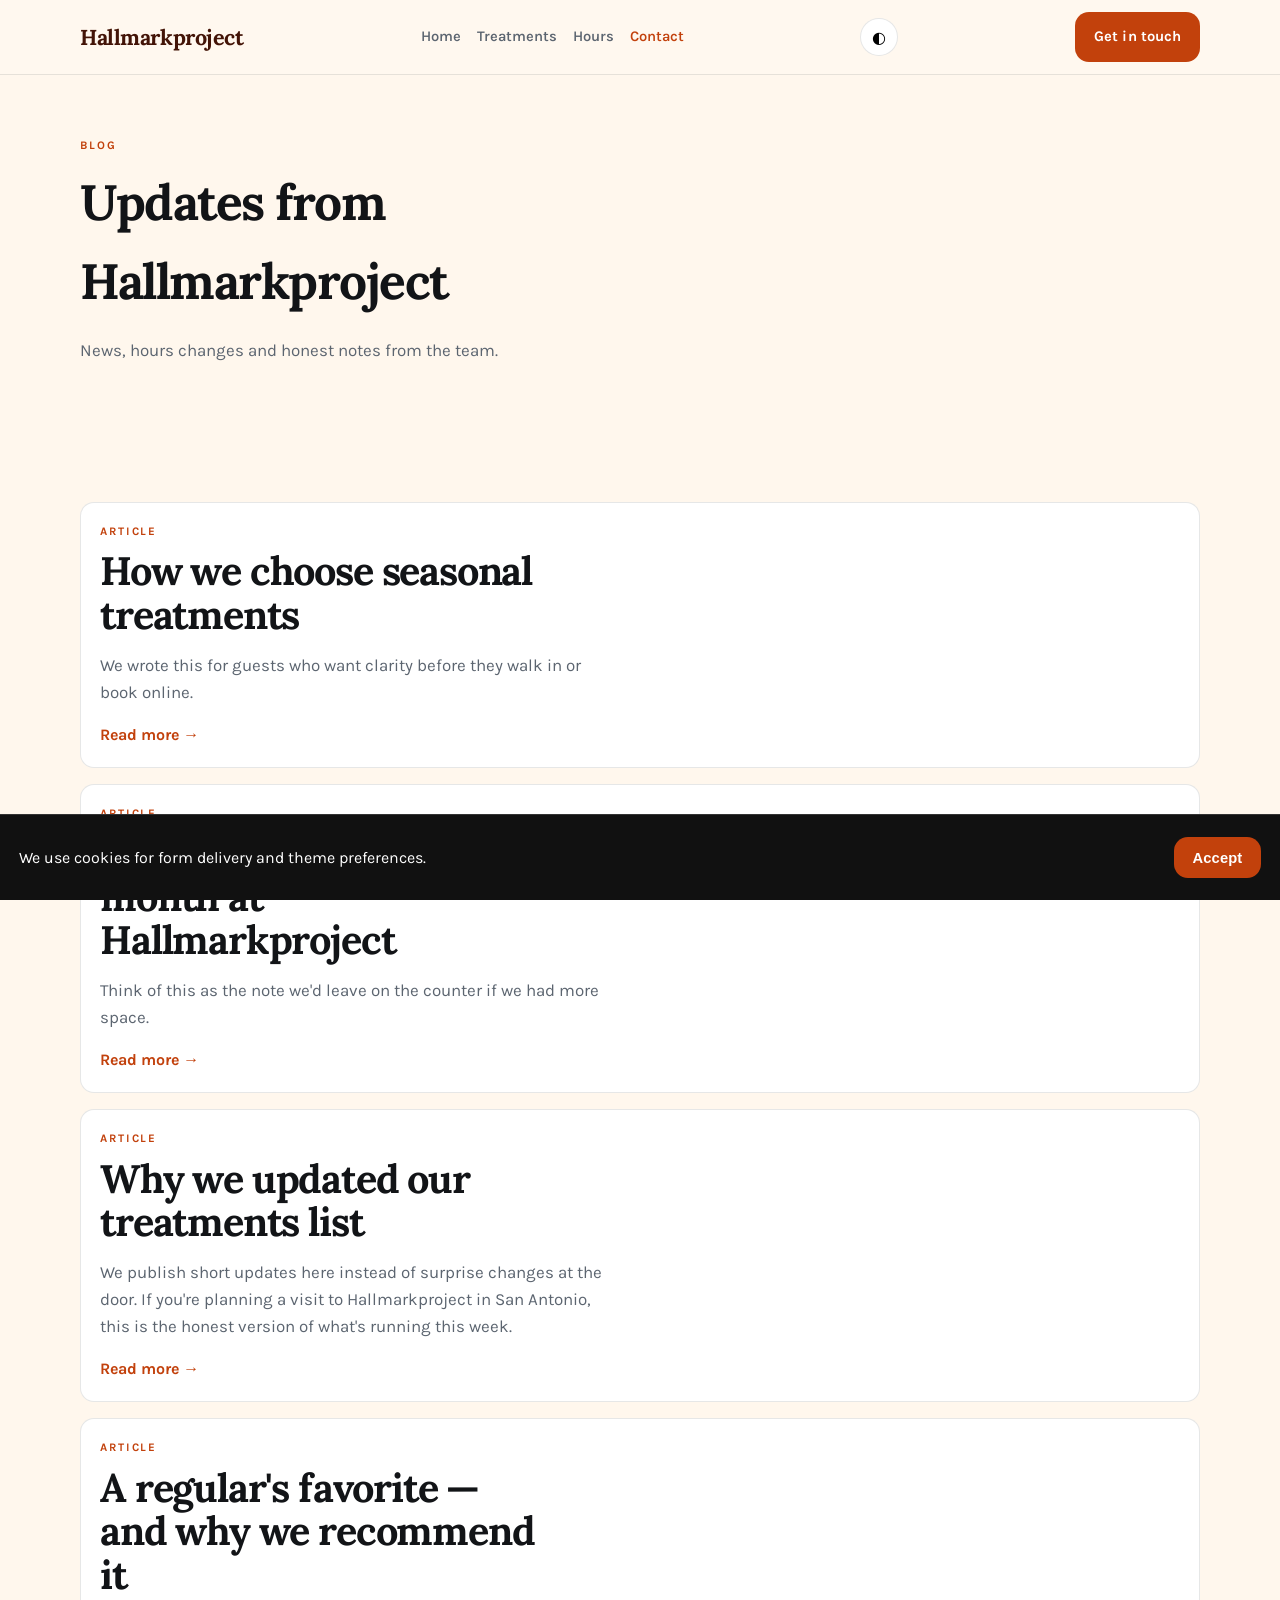
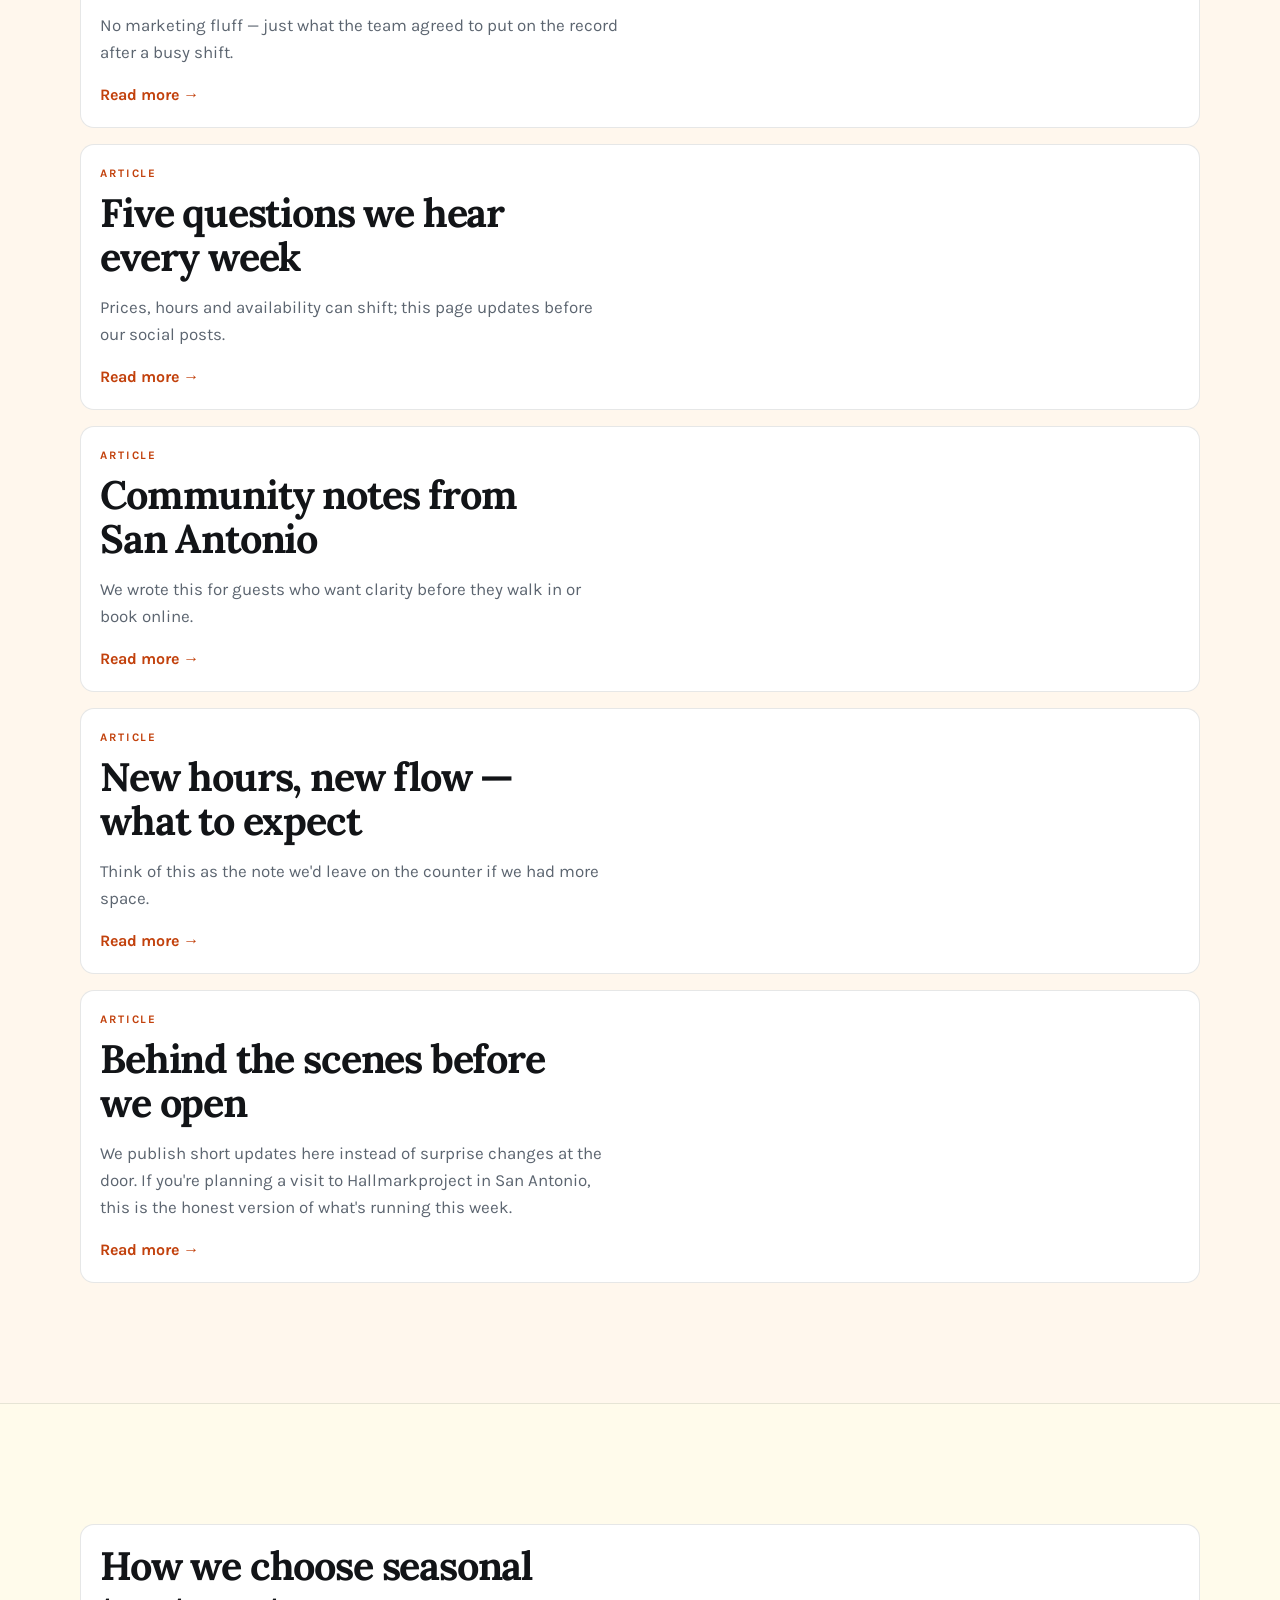
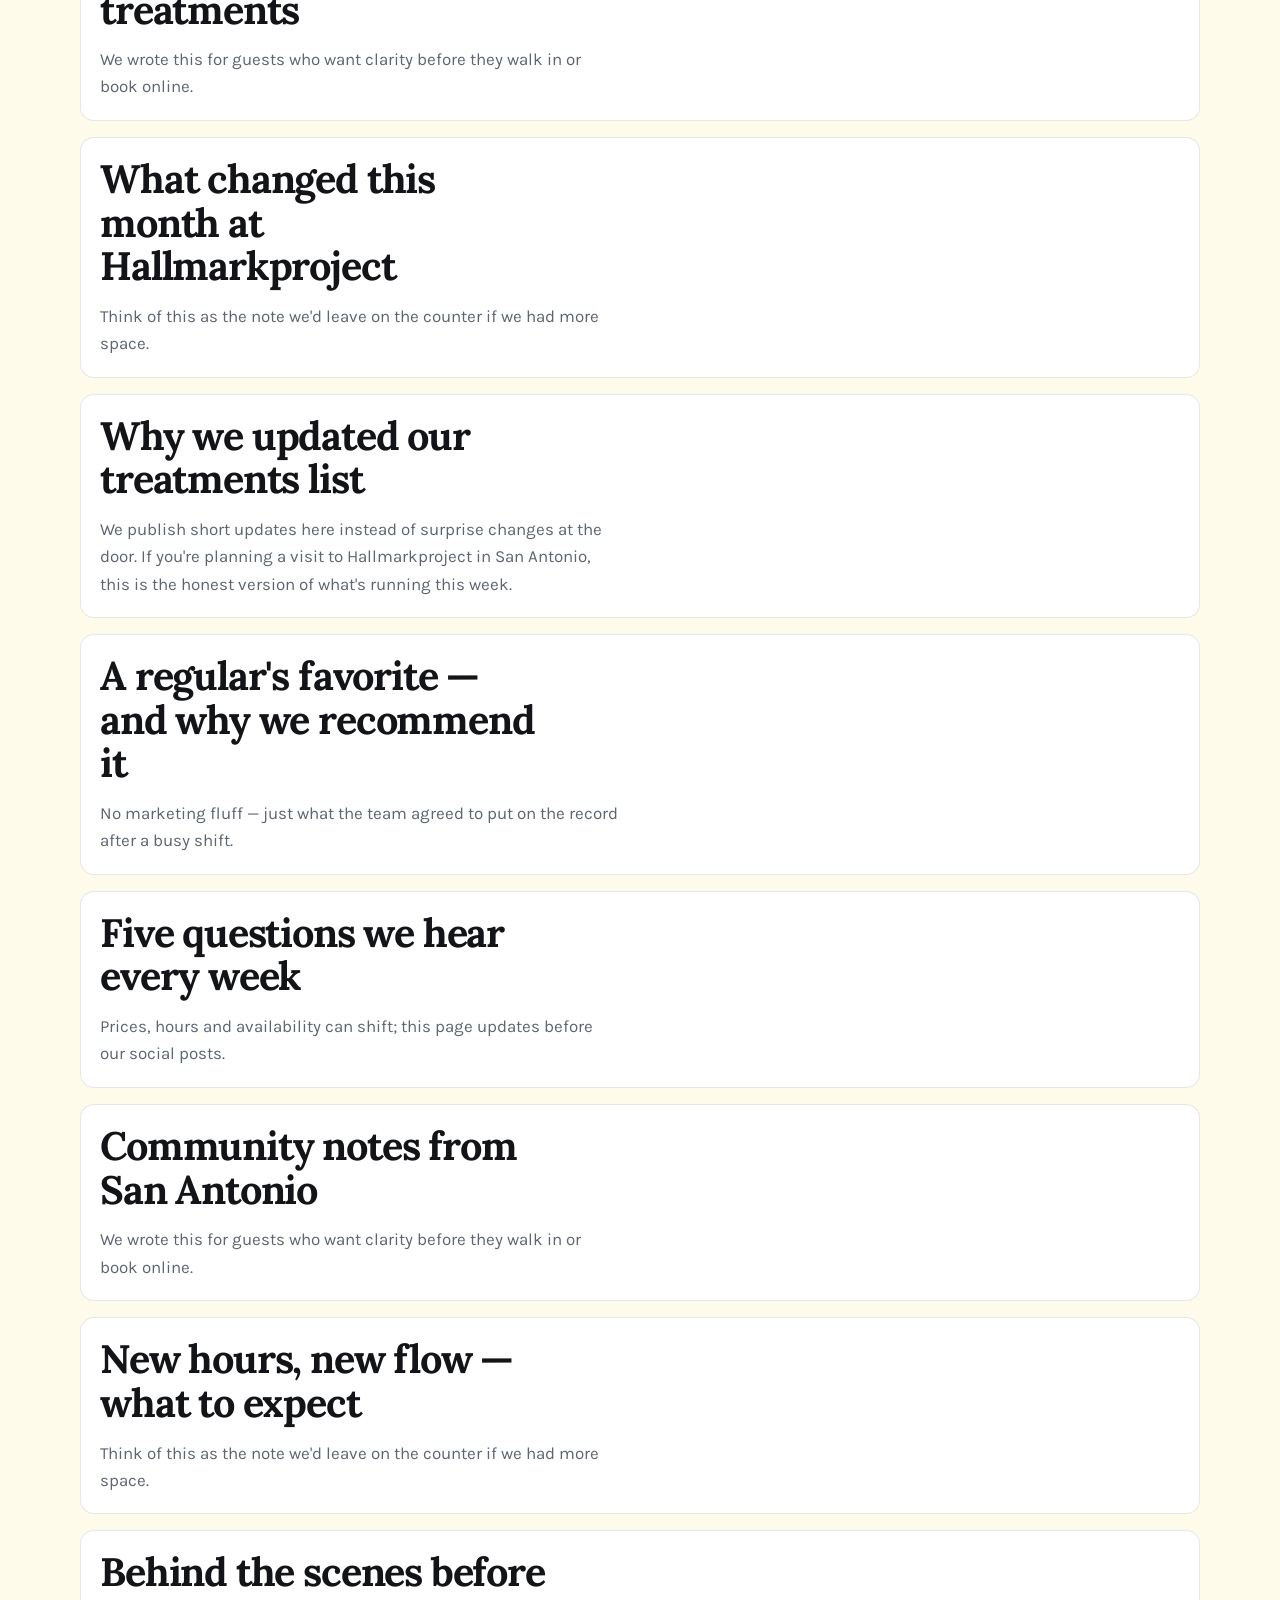
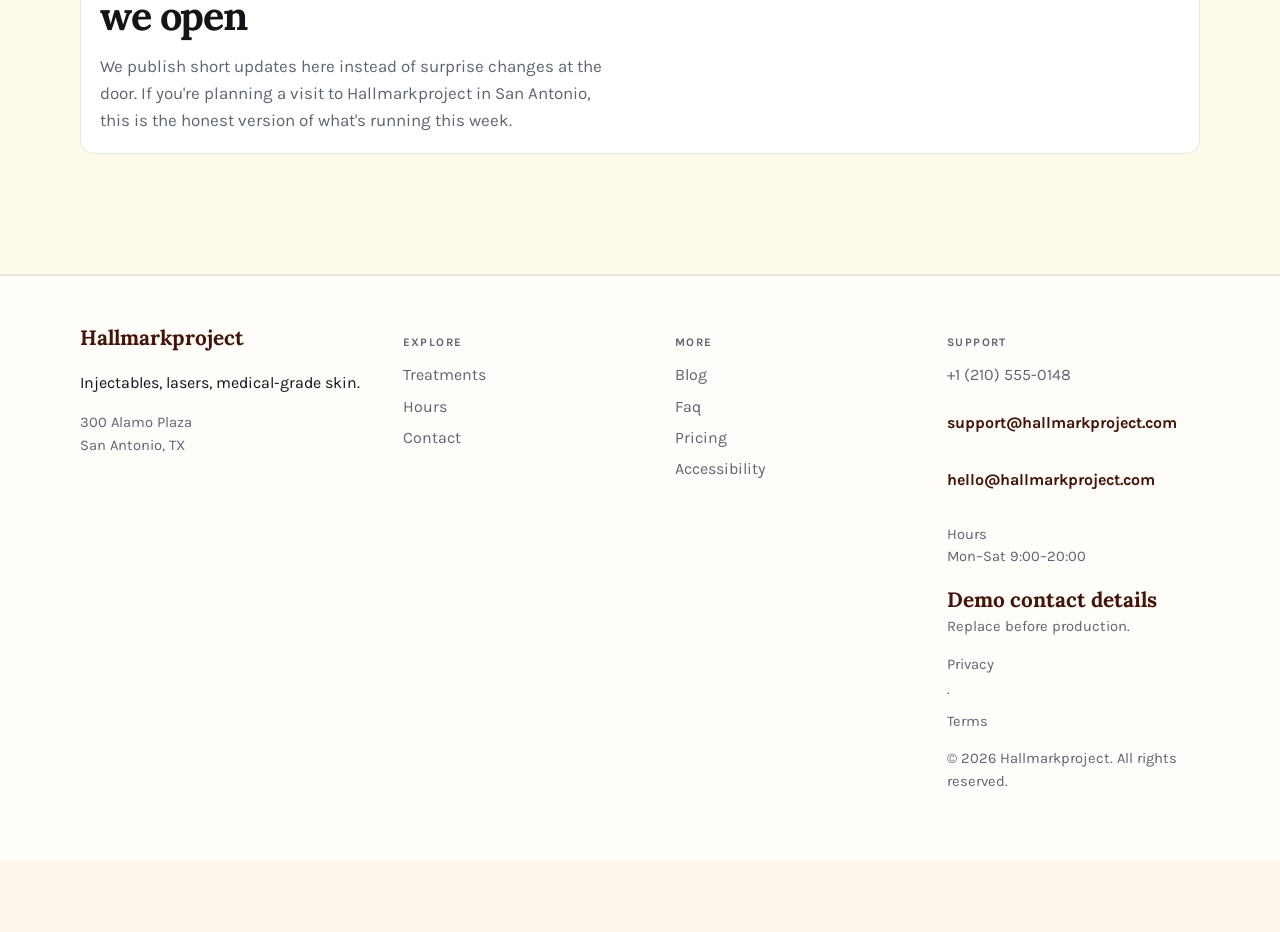
<file: blog.html>
<!DOCTYPE html>
<html lang="en">
<head>
  <meta charset="UTF-8" />
  <meta name="viewport" content="width=device-width, initial-scale=1" />
  <title>Blog | Hallmarkproject</title>
  <meta name="description" content="News from Hallmarkproject" />
  <meta property="og:title" content="Blog | Hallmarkproject" />
  <meta property="og:description" content="News from Hallmarkproject" />
  <meta property="og:type" content="website" />
  <meta name="twitter:card" content="summary_large_image" />
  <meta name="twitter:title" content="Blog | Hallmarkproject" />
  <meta name="twitter:description" content="News from Hallmarkproject" />
  <meta property="og:image" content="assets/img-1.jpg" />
  <meta name="twitter:image" content="assets/img-1.jpg" />
  <meta property="og:url" content="https://hallmarkproject.github.io" />
  <script type="application/ld+json">{"@context": "https://schema.org", "@type": "LocalBusiness", "name": "Hallmarkproject", "description": "Injectables, lasers, medical-grade skin.", "url": "https://hallmarkproject.github.io", "image": "assets/img-1.jpg"}</script>
<script type="application/ld+json">{"@context": "https://schema.org", "@type": "FAQPage", "mainEntity": [{"@type": "Question", "name": "Where are you?", "acceptedAnswer": {"@type": "Answer", "text": "300 Alamo Plaza, San Antonio, TX. See the map on Visit."}}, {"@type": "Question", "name": "How do I reach support?", "acceptedAnswer": {"@type": "Answer", "text": "Use the Contact form or email support@hallmarkproject.com. We reply during open hours."}}, {"@type": "Question", "name": "How do I book?", "acceptedAnswer": {"@type": "Answer", "text": "Send a message on Contact, email bookings@hallmarkproject.com, or call +1 (210) 555-0148."}}, {"@type": "Question", "name": "Are prices current?", "acceptedAnswer": {"@type": "Answer", "text": "Listed prices are current and may shift with seasons — we update this site when they do."}}, {"@type": "Question", "name": "Do you take groups?", "acceptedAnswer": {"@type": "Answer", "text": "Yes for many bookings — tell us the size and date and we'll confirm what Hallmarkproject can host."}}, {"@type": "Question", "name": "What should I bring?", "acceptedAnswer": {"@type": "Answer", "text": "Just yourself (and any notes on allergies, sizes, or preferences). We'll handle the rest."}}, {"@type": "Question", "name": "Where can I read updates?", "acceptedAnswer": {"@type": "Answer", "text": "Blog and Journal pages publish changes before social media."}}, {"@type": "Question", "name": "How do I join the team?", "acceptedAnswer": {"@type": "Answer", "text": "Open roles are listed on Careers — we reply to every application."}}, {"@type": "Question", "name": "Is the space accessible?", "acceptedAnswer": {"@type": "Answer", "text": "See our Accessibility page for entrance, seating and restroom notes."}}, {"@type": "Question", "name": "Do you offer gift cards?", "acceptedAnswer": {"@type": "Answer", "text": "Yes — see our Gift Cards page for digital and in-store options."}}, {"@type": "Question", "name": "Can I book for someone else?", "acceptedAnswer": {"@type": "Answer", "text": "Yes — include their name and preferences in the contact form."}}, {"@type": "Question", "name": "Is parking available?", "acceptedAnswer": {"@type": "Answer", "text": "See Locations for the branch closest to you in San Antonio."}}, {"@type": "Question", "name": "Do you take walk-ins at Hallmarkproject?", "acceptedAnswer": {"@type": "Answer", "text": "Yes when capacity allows — check Visit for peak hours."}}, {"@type": "Question", "name": "Do you host private events?", "acceptedAnswer": {"@type": "Answer", "text": "Contact us with date, headcount and treatments preferences."}}]}</script>
<script type="application/ld+json">{"@context": "https://schema.org", "@type": "WebSite", "name": "Hallmarkproject", "url": "https://hallmarkproject.github.io", "description": "Injectables, lasers, medical-grade skin."}</script>
  <link rel="alternate" hreflang="en" href="index.html" />
  <link rel="alternate" hreflang="x-default" href="index.html" />
  <meta name="theme-color" content="#111111" />
  <link rel="preconnect" href="https://fonts.googleapis.com" />
  <link rel="preconnect" href="https://fonts.gstatic.com" crossorigin />
  <link href="https://fonts.googleapis.com/css2?family=Karla:wght@400;500;600;700&family=Lora:wght@600;700&display=swap" rel="stylesheet" />
  <link rel="stylesheet" href="styles.css" />
  <link rel="icon" href="favicon.svg" type="image/svg+xml" />
</head>
<body>

  <header class="top">
    <div class="shell bar">
      <a class="logo" href="index.html">Hallmarkproject</a>
      <button class="nav-toggle" type="button" aria-label="Open menu" data-nav-toggle>
        <span></span><span></span><span></span>
      </button>
      <nav data-nav><a href="index.html">Home</a><a href="offerings.html">Treatments</a><a href="visit.html">Hours</a><a href="contact.html" class="on">Contact</a></nav>
      <button type="button" class="theme-toggle" data-theme-toggle aria-label="Toggle dark mode">◐</button>
      <a class="cta" href="contact.html" data-open-book>Get in touch</a>
    </div>
  </header>  <main class="page">
    <section class="page-hero"><div class="shell">
      <p class="eyebrow">Blog</p>
      <h1>Updates from Hallmarkproject</h1>
      <p class="lead">News, hours changes and honest notes from the team.</p>
    </div></section>
    <section class="block"><div class="shell journal-stack"><article class="journal-entry reveal">
      <p class="eyebrow">Article</p>
      <h2><a href="#post-0">How we choose seasonal treatments</a></h2>
      <p class="lead">We wrote this for guests who want clarity before they walk in or book online.</p>
      <a class="textlink" href="#post-0">Read more →</a>
    </article><article class="journal-entry reveal">
      <p class="eyebrow">Article</p>
      <h2><a href="#post-1">What changed this month at Hallmarkproject</a></h2>
      <p class="lead">Think of this as the note we&#x27;d leave on the counter if we had more space.</p>
      <a class="textlink" href="#post-1">Read more →</a>
    </article><article class="journal-entry reveal">
      <p class="eyebrow">Article</p>
      <h2><a href="#post-2">Why we updated our treatments list</a></h2>
      <p class="lead">We publish short updates here instead of surprise changes at the door. If you&#x27;re planning a visit to Hallmarkproject in San Antonio, this is the honest version of what&#x27;s running this week.</p>
      <a class="textlink" href="#post-2">Read more →</a>
    </article><article class="journal-entry reveal">
      <p class="eyebrow">Article</p>
      <h2><a href="#post-3">A regular&#x27;s favorite — and why we recommend it</a></h2>
      <p class="lead">No marketing fluff — just what the team agreed to put on the record after a busy shift.</p>
      <a class="textlink" href="#post-3">Read more →</a>
    </article><article class="journal-entry reveal">
      <p class="eyebrow">Article</p>
      <h2><a href="#post-4">Five questions we hear every week</a></h2>
      <p class="lead">Prices, hours and availability can shift; this page updates before our social posts.</p>
      <a class="textlink" href="#post-4">Read more →</a>
    </article><article class="journal-entry reveal">
      <p class="eyebrow">Article</p>
      <h2><a href="#post-5">Community notes from San Antonio</a></h2>
      <p class="lead">We wrote this for guests who want clarity before they walk in or book online.</p>
      <a class="textlink" href="#post-5">Read more →</a>
    </article><article class="journal-entry reveal">
      <p class="eyebrow">Article</p>
      <h2><a href="#post-6">New hours, new flow — what to expect</a></h2>
      <p class="lead">Think of this as the note we&#x27;d leave on the counter if we had more space.</p>
      <a class="textlink" href="#post-6">Read more →</a>
    </article><article class="journal-entry reveal">
      <p class="eyebrow">Article</p>
      <h2><a href="#post-7">Behind the scenes before we open</a></h2>
      <p class="lead">We publish short updates here instead of surprise changes at the door. If you&#x27;re planning a visit to Hallmarkproject in San Antonio, this is the honest version of what&#x27;s running this week.</p>
      <a class="textlink" href="#post-7">Read more →</a>
    </article></div></section>
    <section class="block tint"><div class="shell journal-stack"><article id="post-0" class="journal-entry reveal">
      <h2>How we choose seasonal treatments</h2>
      <p class="lead">We wrote this for guests who want clarity before they walk in or book online.</p>
    </article><article id="post-1" class="journal-entry reveal">
      <h2>What changed this month at Hallmarkproject</h2>
      <p class="lead">Think of this as the note we&#x27;d leave on the counter if we had more space.</p>
    </article><article id="post-2" class="journal-entry reveal">
      <h2>Why we updated our treatments list</h2>
      <p class="lead">We publish short updates here instead of surprise changes at the door. If you&#x27;re planning a visit to Hallmarkproject in San Antonio, this is the honest version of what&#x27;s running this week.</p>
    </article><article id="post-3" class="journal-entry reveal">
      <h2>A regular&#x27;s favorite — and why we recommend it</h2>
      <p class="lead">No marketing fluff — just what the team agreed to put on the record after a busy shift.</p>
    </article><article id="post-4" class="journal-entry reveal">
      <h2>Five questions we hear every week</h2>
      <p class="lead">Prices, hours and availability can shift; this page updates before our social posts.</p>
    </article><article id="post-5" class="journal-entry reveal">
      <h2>Community notes from San Antonio</h2>
      <p class="lead">We wrote this for guests who want clarity before they walk in or book online.</p>
    </article><article id="post-6" class="journal-entry reveal">
      <h2>New hours, new flow — what to expect</h2>
      <p class="lead">Think of this as the note we&#x27;d leave on the counter if we had more space.</p>
    </article><article id="post-7" class="journal-entry reveal">
      <h2>Behind the scenes before we open</h2>
      <p class="lead">We publish short updates here instead of surprise changes at the door. If you&#x27;re planning a visit to Hallmarkproject in San Antonio, this is the honest version of what&#x27;s running this week.</p>
    </article></div></section>
  </main>
  <footer class="foot">
    <div class="shell foot-grid">
      <div>
        <strong>Hallmarkproject</strong>
        <p>Injectables, lasers, medical-grade skin.</p>
        <p class="foot-meta">300 Alamo Plaza<br/>San Antonio, TX</p>
      </div>
      <div>
        <p class="fh">Explore</p>
        <a href="offerings.html">Treatments</a><a href="visit.html">Hours</a><a href="contact.html">Contact</a>
      </div>
      <div>
        <p class="fh">More</p>
        <a href="blog.html">Blog</a><a href="faq.html">Faq</a><a href="pricing.html">Pricing</a><a href="accessibility.html">Accessibility</a>
      </div>
      <div>
        <p class="fh">Support</p>
        <a href="tel:+12105550148">+1 (210) 555-0148</a>
        <p class="mail-plain">support@hallmarkproject.com</p>
        <p class="mail-plain">hello@hallmarkproject.com</p>
        <p class="foot-meta">Hours<br/>Mon–Sat 9:00–20:00</p>
        <p class="foot-meta"><strong>Demo contact details</strong><br/>Replace before production.</p>
        <p class="foot-meta"><a href="privacy.html">Privacy</a> · <a href="terms.html">Terms</a></p>
        <p class="foot-meta">© 2026 Hallmarkproject. All rights reserved.</p>
      </div>
    </div>
  </footer>
  <div class="cookie-bar" data-cookie-bar hidden>
    <p>We use cookies for form delivery and theme preferences.</p>
    <button type="button" class="btn solid" data-cookie-accept>Accept</button>
  </div>
  <div class="mobile-cta">
    <a href="tel:+12105550148">Call</a>
    <button type="button" data-open-book>Book</button>
    <a href="visit.html">Map</a>
  </div>
  <div class="toast" data-toast hidden></div>

  <div class="modal" data-book-modal hidden>
    <div class="modal-card">
      <button class="modal-close" type="button" data-close-book aria-label="Close">×</button>
      <p class="eyebrow">Quick request</p>
      <h3>Contact Hallmarkproject</h3>
      <p class="lead">Send the essentials and we will reply by email.</p>
      <form class="contact-form compact" data-quick-book data-support="support@hallmarkproject.com">
        <label>Name<input name="name" required placeholder="Your name" /></label>
        <label>Email<input type="email" name="email" required placeholder="you@email.com" /></label>
        <label>Timing<input name="when" required placeholder="Preferred date or timeline" /></label>
        <label>Notes<textarea name="message" rows="3" placeholder="Project, product, service or other details…"></textarea></label>
        <button class="btn solid" type="submit">Book</button>
      </form>
    </div>
  </div>

  <div class="lightbox" data-lightbox hidden>
    <button class="modal-close" type="button" data-lightbox-close aria-label="Close">×</button>
    <img data-lightbox-img alt="" />
    <div class="lightbox-nav">
      <button type="button" data-lightbox-prev>‹</button>
      <button type="button" data-lightbox-next>›</button>
    </div>
  </div>
  <script src="site.js"></script>
</body></html>
</file>
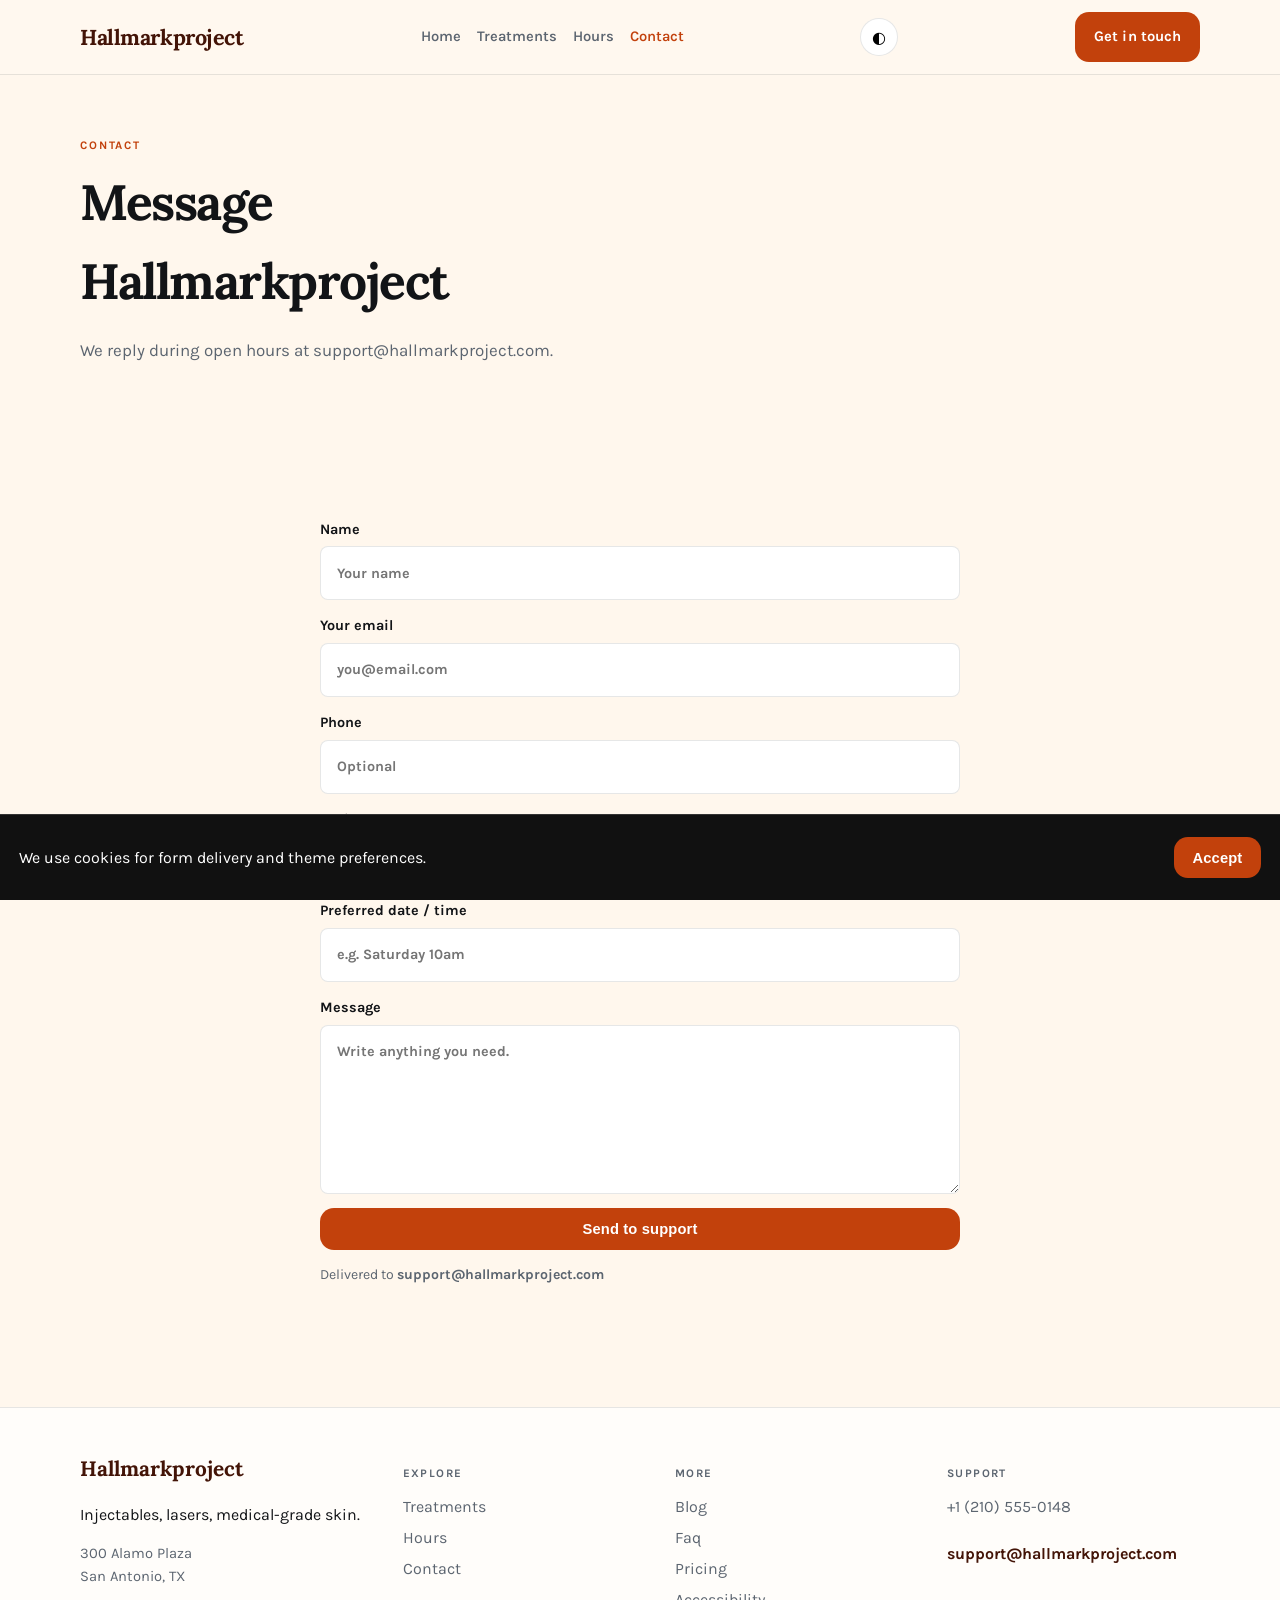
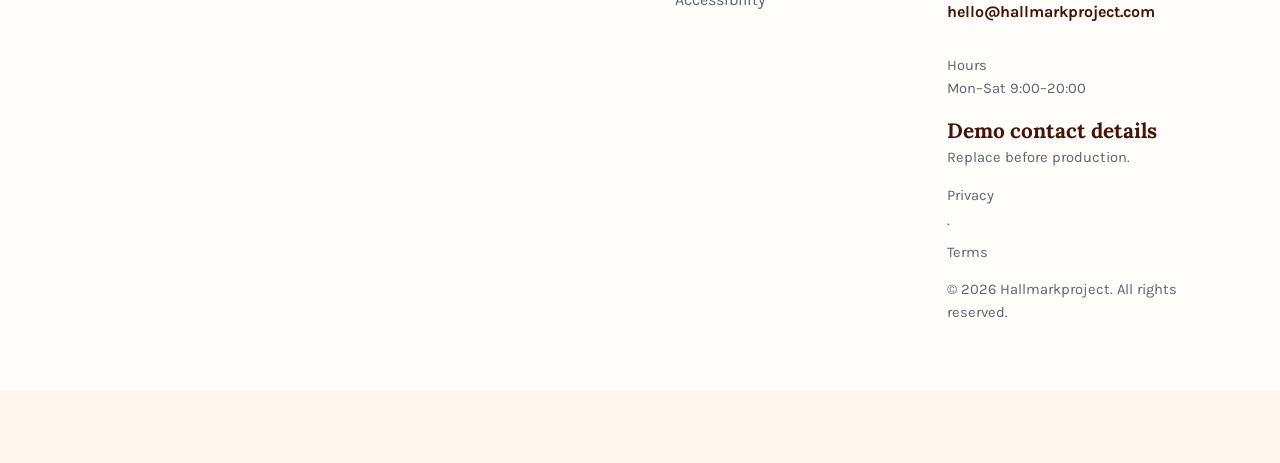
<file: contact.html>
<!DOCTYPE html>
<html lang="en">
<head>
  <meta charset="UTF-8" />
  <meta name="viewport" content="width=device-width, initial-scale=1" />
  <title>Contact | Hallmarkproject</title>
  <meta name="description" content="Contact Hallmarkproject" />
  <meta property="og:title" content="Contact | Hallmarkproject" />
  <meta property="og:description" content="Contact Hallmarkproject" />
  <meta property="og:type" content="website" />
  <meta name="twitter:card" content="summary_large_image" />
  <meta name="twitter:title" content="Contact | Hallmarkproject" />
  <meta name="twitter:description" content="Contact Hallmarkproject" />
  <meta property="og:image" content="assets/img-1.jpg" />
  <meta name="twitter:image" content="assets/img-1.jpg" />
  <meta property="og:url" content="https://hallmarkproject.github.io" />
  <script type="application/ld+json">{"@context": "https://schema.org", "@type": "LocalBusiness", "name": "Hallmarkproject", "description": "Injectables, lasers, medical-grade skin.", "url": "https://hallmarkproject.github.io", "image": "assets/img-1.jpg"}</script>
<script type="application/ld+json">{"@context": "https://schema.org", "@type": "FAQPage", "mainEntity": [{"@type": "Question", "name": "Where are you?", "acceptedAnswer": {"@type": "Answer", "text": "300 Alamo Plaza, San Antonio, TX. See the map on Visit."}}, {"@type": "Question", "name": "How do I reach support?", "acceptedAnswer": {"@type": "Answer", "text": "Use the Contact form or email support@hallmarkproject.com. We reply during open hours."}}, {"@type": "Question", "name": "How do I book?", "acceptedAnswer": {"@type": "Answer", "text": "Send a message on Contact, email bookings@hallmarkproject.com, or call +1 (210) 555-0148."}}, {"@type": "Question", "name": "Are prices current?", "acceptedAnswer": {"@type": "Answer", "text": "Listed prices are current and may shift with seasons — we update this site when they do."}}, {"@type": "Question", "name": "Do you take groups?", "acceptedAnswer": {"@type": "Answer", "text": "Yes for many bookings — tell us the size and date and we'll confirm what Hallmarkproject can host."}}, {"@type": "Question", "name": "What should I bring?", "acceptedAnswer": {"@type": "Answer", "text": "Just yourself (and any notes on allergies, sizes, or preferences). We'll handle the rest."}}, {"@type": "Question", "name": "Where can I read updates?", "acceptedAnswer": {"@type": "Answer", "text": "Blog and Journal pages publish changes before social media."}}, {"@type": "Question", "name": "How do I join the team?", "acceptedAnswer": {"@type": "Answer", "text": "Open roles are listed on Careers — we reply to every application."}}, {"@type": "Question", "name": "Is the space accessible?", "acceptedAnswer": {"@type": "Answer", "text": "See our Accessibility page for entrance, seating and restroom notes."}}, {"@type": "Question", "name": "Do you offer gift cards?", "acceptedAnswer": {"@type": "Answer", "text": "Yes — see our Gift Cards page for digital and in-store options."}}, {"@type": "Question", "name": "Can I book for someone else?", "acceptedAnswer": {"@type": "Answer", "text": "Yes — include their name and preferences in the contact form."}}, {"@type": "Question", "name": "Is parking available?", "acceptedAnswer": {"@type": "Answer", "text": "See Locations for the branch closest to you in San Antonio."}}, {"@type": "Question", "name": "Do you take walk-ins at Hallmarkproject?", "acceptedAnswer": {"@type": "Answer", "text": "Yes when capacity allows — check Visit for peak hours."}}, {"@type": "Question", "name": "Do you host private events?", "acceptedAnswer": {"@type": "Answer", "text": "Contact us with date, headcount and treatments preferences."}}]}</script>
<script type="application/ld+json">{"@context": "https://schema.org", "@type": "WebSite", "name": "Hallmarkproject", "url": "https://hallmarkproject.github.io", "description": "Injectables, lasers, medical-grade skin."}</script>
  <link rel="alternate" hreflang="en" href="index.html" />
  <link rel="alternate" hreflang="x-default" href="index.html" />
  <meta name="theme-color" content="#111111" />
  <link rel="preconnect" href="https://fonts.googleapis.com" />
  <link rel="preconnect" href="https://fonts.gstatic.com" crossorigin />
  <link href="https://fonts.googleapis.com/css2?family=Karla:wght@400;500;600;700&family=Lora:wght@600;700&display=swap" rel="stylesheet" />
  <link rel="stylesheet" href="styles.css" />
  <link rel="icon" href="favicon.svg" type="image/svg+xml" />
</head>
<body>

  <header class="top">
    <div class="shell bar">
      <a class="logo" href="index.html">Hallmarkproject</a>
      <button class="nav-toggle" type="button" aria-label="Open menu" data-nav-toggle>
        <span></span><span></span><span></span>
      </button>
      <nav data-nav><a href="index.html">Home</a><a href="offerings.html">Treatments</a><a href="visit.html">Hours</a><a href="contact.html" class="on">Contact</a></nav>
      <button type="button" class="theme-toggle" data-theme-toggle aria-label="Toggle dark mode">◐</button>
      <a class="cta" href="contact.html" data-open-book>Get in touch</a>
    </div>
  </header>  <main class="page">
    <section class="page-hero"><div class="shell">
      <p class="eyebrow">Contact</p><h1>Message Hallmarkproject</h1>
      <p class="lead">We reply during open hours at support@hallmarkproject.com.</p>
    </div></section>
    <section class="block"><div class="shell" style="max-width:640px"><form class="contact-form" data-contact data-support="support@hallmarkproject.com">
          <label>Name<input name="name" required placeholder="Your name" autocomplete="name" /></label>
          <label>Your email<input type="email" name="email" required placeholder="you@email.com" autocomplete="email" /></label>
          <label>Phone<input type="tel" name="phone" placeholder="Optional" autocomplete="tel" /></label>
          <label>Topic<select name="topic" required>
              <option value="Booking">Booking / reservation</option>
              <option value="Support">Support / question</option>
              <option value="Group">Group or event</option>
              <option value="Other">Something else</option>
            </select></label>
          <label>Preferred date / time<input name="when" placeholder="e.g. Saturday 10am" /></label>
          <label>Message<textarea name="message" rows="6" required placeholder="Write anything you need."></textarea></label>
          <button class="btn solid" type="submit">Send to support</button>
          <p class="form-note">Delivered to <strong>support@hallmarkproject.com</strong></p>
        </form>
    <div class="form-success" data-success hidden><h3>Message received</h3>
    <button type="button" class="btn quiet" data-again>Send another</button></div></div></section>
  </main>
  <footer class="foot">
    <div class="shell foot-grid">
      <div>
        <strong>Hallmarkproject</strong>
        <p>Injectables, lasers, medical-grade skin.</p>
        <p class="foot-meta">300 Alamo Plaza<br/>San Antonio, TX</p>
      </div>
      <div>
        <p class="fh">Explore</p>
        <a href="offerings.html">Treatments</a><a href="visit.html">Hours</a><a href="contact.html">Contact</a>
      </div>
      <div>
        <p class="fh">More</p>
        <a href="blog.html">Blog</a><a href="faq.html">Faq</a><a href="pricing.html">Pricing</a><a href="accessibility.html">Accessibility</a>
      </div>
      <div>
        <p class="fh">Support</p>
        <a href="tel:+12105550148">+1 (210) 555-0148</a>
        <p class="mail-plain">support@hallmarkproject.com</p>
        <p class="mail-plain">hello@hallmarkproject.com</p>
        <p class="foot-meta">Hours<br/>Mon–Sat 9:00–20:00</p>
        <p class="foot-meta"><strong>Demo contact details</strong><br/>Replace before production.</p>
        <p class="foot-meta"><a href="privacy.html">Privacy</a> · <a href="terms.html">Terms</a></p>
        <p class="foot-meta">© 2026 Hallmarkproject. All rights reserved.</p>
      </div>
    </div>
  </footer>
  <div class="cookie-bar" data-cookie-bar hidden>
    <p>We use cookies for form delivery and theme preferences.</p>
    <button type="button" class="btn solid" data-cookie-accept>Accept</button>
  </div>
  <div class="mobile-cta">
    <a href="tel:+12105550148">Call</a>
    <button type="button" data-open-book>Book</button>
    <a href="visit.html">Map</a>
  </div>
  <div class="toast" data-toast hidden></div>

  <div class="modal" data-book-modal hidden>
    <div class="modal-card">
      <button class="modal-close" type="button" data-close-book aria-label="Close">×</button>
      <p class="eyebrow">Quick request</p>
      <h3>Contact Hallmarkproject</h3>
      <p class="lead">Send the essentials and we will reply by email.</p>
      <form class="contact-form compact" data-quick-book data-support="support@hallmarkproject.com">
        <label>Name<input name="name" required placeholder="Your name" /></label>
        <label>Email<input type="email" name="email" required placeholder="you@email.com" /></label>
        <label>Timing<input name="when" required placeholder="Preferred date or timeline" /></label>
        <label>Notes<textarea name="message" rows="3" placeholder="Project, product, service or other details…"></textarea></label>
        <button class="btn solid" type="submit">Book</button>
      </form>
    </div>
  </div>

  <div class="lightbox" data-lightbox hidden>
    <button class="modal-close" type="button" data-lightbox-close aria-label="Close">×</button>
    <img data-lightbox-img alt="" />
    <div class="lightbox-nav">
      <button type="button" data-lightbox-prev>‹</button>
      <button type="button" data-lightbox-next>›</button>
    </div>
  </div>
  <script src="site.js"></script>
</body></html>
</file>
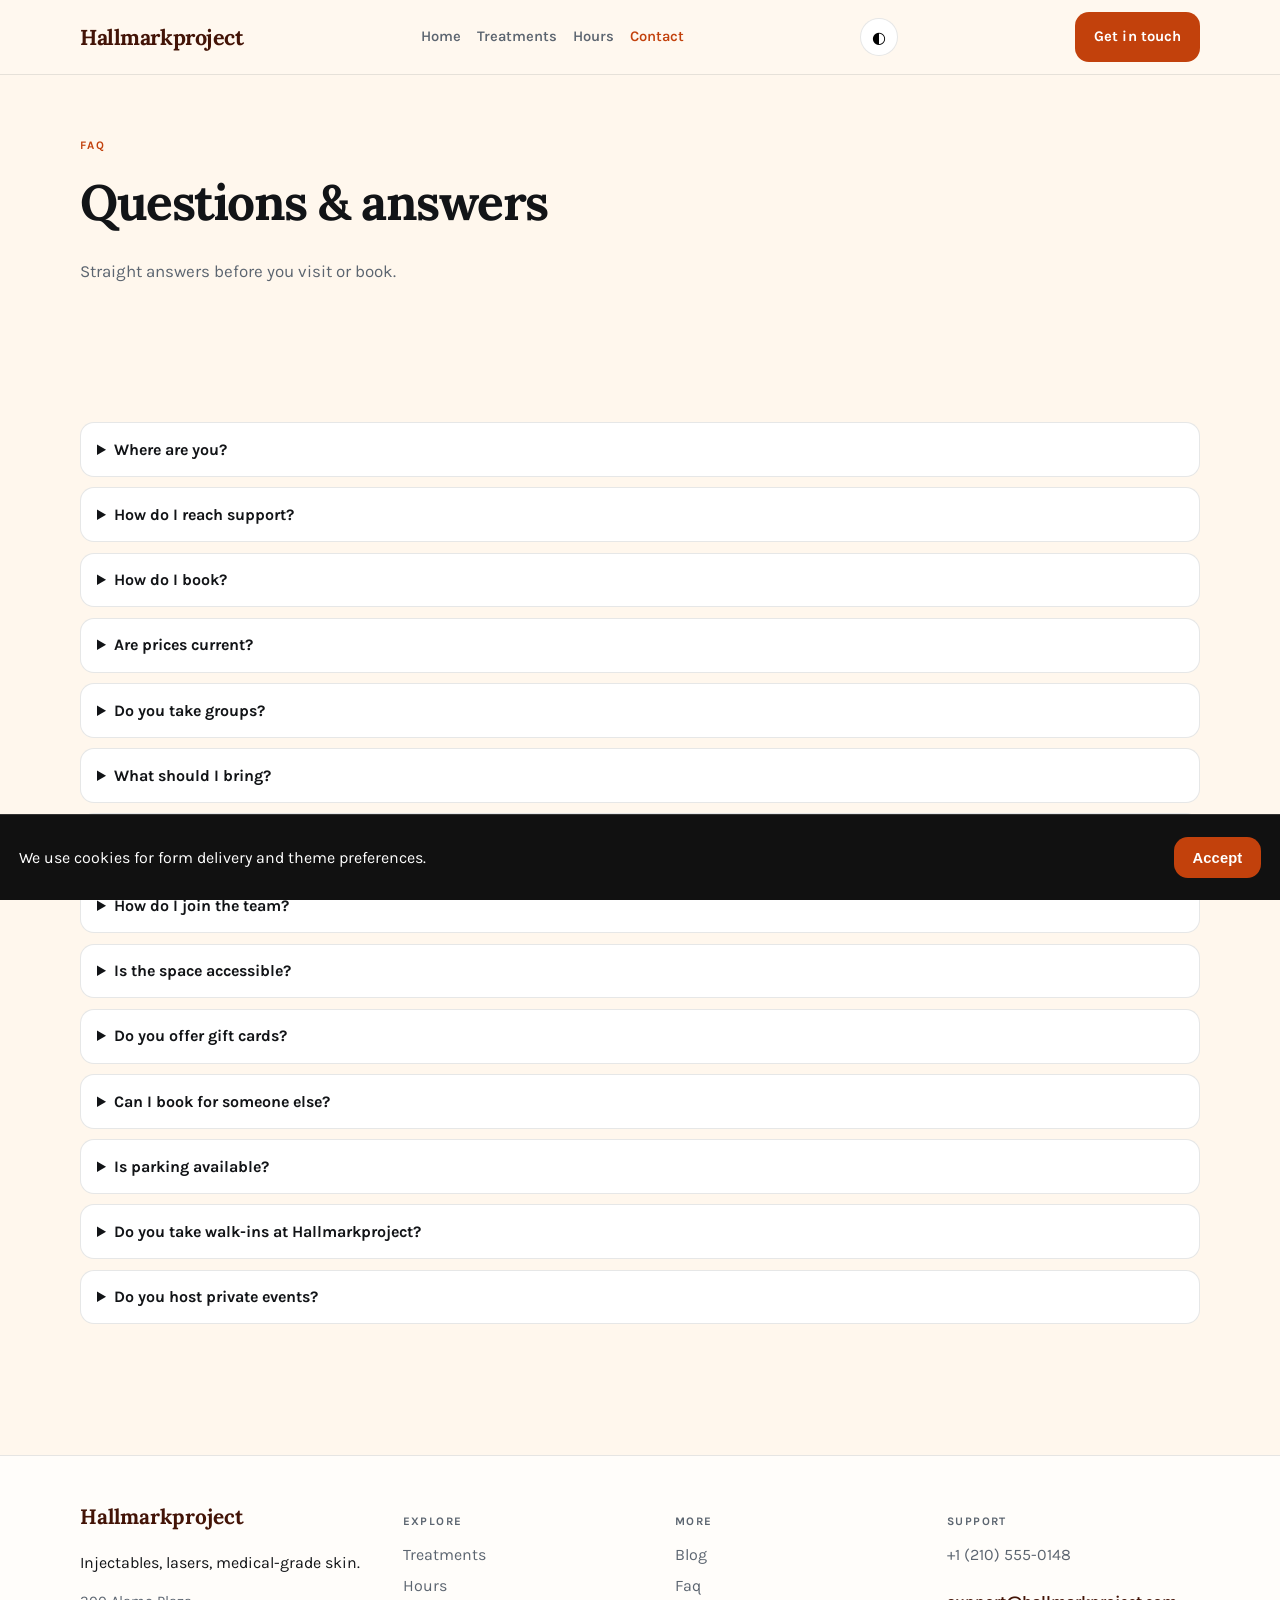
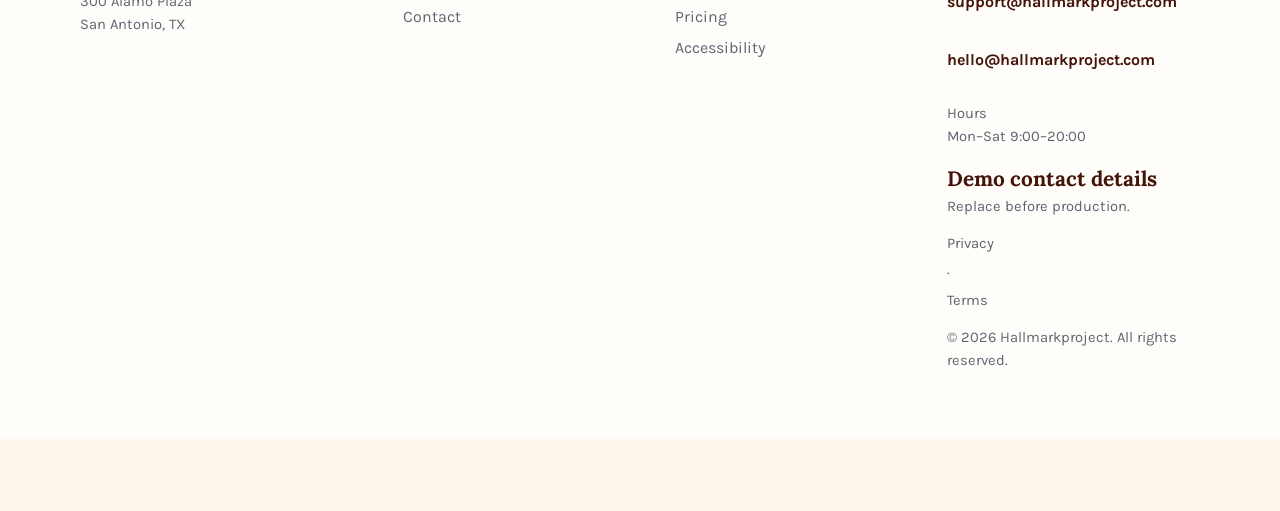
<file: faq.html>
<!DOCTYPE html>
<html lang="en">
<head>
  <meta charset="UTF-8" />
  <meta name="viewport" content="width=device-width, initial-scale=1" />
  <title>FAQ | Hallmarkproject</title>
  <meta name="description" content="Frequently asked questions" />
  <meta property="og:title" content="FAQ | Hallmarkproject" />
  <meta property="og:description" content="Frequently asked questions" />
  <meta property="og:type" content="website" />
  <meta name="twitter:card" content="summary_large_image" />
  <meta name="twitter:title" content="FAQ | Hallmarkproject" />
  <meta name="twitter:description" content="Frequently asked questions" />
  <meta property="og:image" content="assets/img-1.jpg" />
  <meta name="twitter:image" content="assets/img-1.jpg" />
  <meta property="og:url" content="https://hallmarkproject.github.io" />
  <script type="application/ld+json">{"@context": "https://schema.org", "@type": "LocalBusiness", "name": "Hallmarkproject", "description": "Injectables, lasers, medical-grade skin.", "url": "https://hallmarkproject.github.io", "image": "assets/img-1.jpg"}</script>
<script type="application/ld+json">{"@context": "https://schema.org", "@type": "FAQPage", "mainEntity": [{"@type": "Question", "name": "Where are you?", "acceptedAnswer": {"@type": "Answer", "text": "300 Alamo Plaza, San Antonio, TX. See the map on Visit."}}, {"@type": "Question", "name": "How do I reach support?", "acceptedAnswer": {"@type": "Answer", "text": "Use the Contact form or email support@hallmarkproject.com. We reply during open hours."}}, {"@type": "Question", "name": "How do I book?", "acceptedAnswer": {"@type": "Answer", "text": "Send a message on Contact, email bookings@hallmarkproject.com, or call +1 (210) 555-0148."}}, {"@type": "Question", "name": "Are prices current?", "acceptedAnswer": {"@type": "Answer", "text": "Listed prices are current and may shift with seasons — we update this site when they do."}}, {"@type": "Question", "name": "Do you take groups?", "acceptedAnswer": {"@type": "Answer", "text": "Yes for many bookings — tell us the size and date and we'll confirm what Hallmarkproject can host."}}, {"@type": "Question", "name": "What should I bring?", "acceptedAnswer": {"@type": "Answer", "text": "Just yourself (and any notes on allergies, sizes, or preferences). We'll handle the rest."}}, {"@type": "Question", "name": "Where can I read updates?", "acceptedAnswer": {"@type": "Answer", "text": "Blog and Journal pages publish changes before social media."}}, {"@type": "Question", "name": "How do I join the team?", "acceptedAnswer": {"@type": "Answer", "text": "Open roles are listed on Careers — we reply to every application."}}, {"@type": "Question", "name": "Is the space accessible?", "acceptedAnswer": {"@type": "Answer", "text": "See our Accessibility page for entrance, seating and restroom notes."}}, {"@type": "Question", "name": "Do you offer gift cards?", "acceptedAnswer": {"@type": "Answer", "text": "Yes — see our Gift Cards page for digital and in-store options."}}, {"@type": "Question", "name": "Can I book for someone else?", "acceptedAnswer": {"@type": "Answer", "text": "Yes — include their name and preferences in the contact form."}}, {"@type": "Question", "name": "Is parking available?", "acceptedAnswer": {"@type": "Answer", "text": "See Locations for the branch closest to you in San Antonio."}}, {"@type": "Question", "name": "Do you take walk-ins at Hallmarkproject?", "acceptedAnswer": {"@type": "Answer", "text": "Yes when capacity allows — check Visit for peak hours."}}, {"@type": "Question", "name": "Do you host private events?", "acceptedAnswer": {"@type": "Answer", "text": "Contact us with date, headcount and treatments preferences."}}]}</script>
<script type="application/ld+json">{"@context": "https://schema.org", "@type": "WebSite", "name": "Hallmarkproject", "url": "https://hallmarkproject.github.io", "description": "Injectables, lasers, medical-grade skin."}</script>
  <link rel="alternate" hreflang="en" href="index.html" />
  <link rel="alternate" hreflang="x-default" href="index.html" />
  <meta name="theme-color" content="#111111" />
  <link rel="preconnect" href="https://fonts.googleapis.com" />
  <link rel="preconnect" href="https://fonts.gstatic.com" crossorigin />
  <link href="https://fonts.googleapis.com/css2?family=Karla:wght@400;500;600;700&family=Lora:wght@600;700&display=swap" rel="stylesheet" />
  <link rel="stylesheet" href="styles.css" />
  <link rel="icon" href="favicon.svg" type="image/svg+xml" />
</head>
<body>

  <header class="top">
    <div class="shell bar">
      <a class="logo" href="index.html">Hallmarkproject</a>
      <button class="nav-toggle" type="button" aria-label="Open menu" data-nav-toggle>
        <span></span><span></span><span></span>
      </button>
      <nav data-nav><a href="index.html">Home</a><a href="offerings.html">Treatments</a><a href="visit.html">Hours</a><a href="contact.html" class="on">Contact</a></nav>
      <button type="button" class="theme-toggle" data-theme-toggle aria-label="Toggle dark mode">◐</button>
      <a class="cta" href="contact.html" data-open-book>Get in touch</a>
    </div>
  </header>  <main class="page">
    <section class="page-hero"><div class="shell">
      <p class="eyebrow">FAQ</p>
      <h1>Questions &amp; answers</h1>
      <p class="lead">Straight answers before you visit or book.</p>
    </div></section>
    <section class="block"><div class="shell faq-page"><details class='faq-item reveal'><summary>Where are you?</summary><p>300 Alamo Plaza, San Antonio, TX. See the map on Visit.</p></details><details class='faq-item reveal'><summary>How do I reach support?</summary><p>Use the Contact form or email support@hallmarkproject.com. We reply during open hours.</p></details><details class='faq-item reveal'><summary>How do I book?</summary><p>Send a message on Contact, email bookings@hallmarkproject.com, or call +1 (210) 555-0148.</p></details><details class='faq-item reveal'><summary>Are prices current?</summary><p>Listed prices are current and may shift with seasons — we update this site when they do.</p></details><details class='faq-item reveal'><summary>Do you take groups?</summary><p>Yes for many bookings — tell us the size and date and we&#x27;ll confirm what Hallmarkproject can host.</p></details><details class='faq-item reveal'><summary>What should I bring?</summary><p>Just yourself (and any notes on allergies, sizes, or preferences). We&#x27;ll handle the rest.</p></details><details class='faq-item reveal'><summary>Where can I read updates?</summary><p>Blog and Journal pages publish changes before social media.</p></details><details class='faq-item reveal'><summary>How do I join the team?</summary><p>Open roles are listed on Careers — we reply to every application.</p></details><details class='faq-item reveal'><summary>Is the space accessible?</summary><p>See our Accessibility page for entrance, seating and restroom notes.</p></details><details class='faq-item reveal'><summary>Do you offer gift cards?</summary><p>Yes — see our Gift Cards page for digital and in-store options.</p></details><details class='faq-item reveal'><summary>Can I book for someone else?</summary><p>Yes — include their name and preferences in the contact form.</p></details><details class='faq-item reveal'><summary>Is parking available?</summary><p>See Locations for the branch closest to you in San Antonio.</p></details><details class='faq-item reveal'><summary>Do you take walk-ins at Hallmarkproject?</summary><p>Yes when capacity allows — check Visit for peak hours.</p></details><details class='faq-item reveal'><summary>Do you host private events?</summary><p>Contact us with date, headcount and treatments preferences.</p></details></div></section>
  </main>
  <footer class="foot">
    <div class="shell foot-grid">
      <div>
        <strong>Hallmarkproject</strong>
        <p>Injectables, lasers, medical-grade skin.</p>
        <p class="foot-meta">300 Alamo Plaza<br/>San Antonio, TX</p>
      </div>
      <div>
        <p class="fh">Explore</p>
        <a href="offerings.html">Treatments</a><a href="visit.html">Hours</a><a href="contact.html">Contact</a>
      </div>
      <div>
        <p class="fh">More</p>
        <a href="blog.html">Blog</a><a href="faq.html">Faq</a><a href="pricing.html">Pricing</a><a href="accessibility.html">Accessibility</a>
      </div>
      <div>
        <p class="fh">Support</p>
        <a href="tel:+12105550148">+1 (210) 555-0148</a>
        <p class="mail-plain">support@hallmarkproject.com</p>
        <p class="mail-plain">hello@hallmarkproject.com</p>
        <p class="foot-meta">Hours<br/>Mon–Sat 9:00–20:00</p>
        <p class="foot-meta"><strong>Demo contact details</strong><br/>Replace before production.</p>
        <p class="foot-meta"><a href="privacy.html">Privacy</a> · <a href="terms.html">Terms</a></p>
        <p class="foot-meta">© 2026 Hallmarkproject. All rights reserved.</p>
      </div>
    </div>
  </footer>
  <div class="cookie-bar" data-cookie-bar hidden>
    <p>We use cookies for form delivery and theme preferences.</p>
    <button type="button" class="btn solid" data-cookie-accept>Accept</button>
  </div>
  <div class="mobile-cta">
    <a href="tel:+12105550148">Call</a>
    <button type="button" data-open-book>Book</button>
    <a href="visit.html">Map</a>
  </div>
  <div class="toast" data-toast hidden></div>

  <div class="modal" data-book-modal hidden>
    <div class="modal-card">
      <button class="modal-close" type="button" data-close-book aria-label="Close">×</button>
      <p class="eyebrow">Quick request</p>
      <h3>Contact Hallmarkproject</h3>
      <p class="lead">Send the essentials and we will reply by email.</p>
      <form class="contact-form compact" data-quick-book data-support="support@hallmarkproject.com">
        <label>Name<input name="name" required placeholder="Your name" /></label>
        <label>Email<input type="email" name="email" required placeholder="you@email.com" /></label>
        <label>Timing<input name="when" required placeholder="Preferred date or timeline" /></label>
        <label>Notes<textarea name="message" rows="3" placeholder="Project, product, service or other details…"></textarea></label>
        <button class="btn solid" type="submit">Book</button>
      </form>
    </div>
  </div>

  <div class="lightbox" data-lightbox hidden>
    <button class="modal-close" type="button" data-lightbox-close aria-label="Close">×</button>
    <img data-lightbox-img alt="" />
    <div class="lightbox-nav">
      <button type="button" data-lightbox-prev>‹</button>
      <button type="button" data-lightbox-next>›</button>
    </div>
  </div>
  <script src="site.js"></script>
</body></html>
</file>
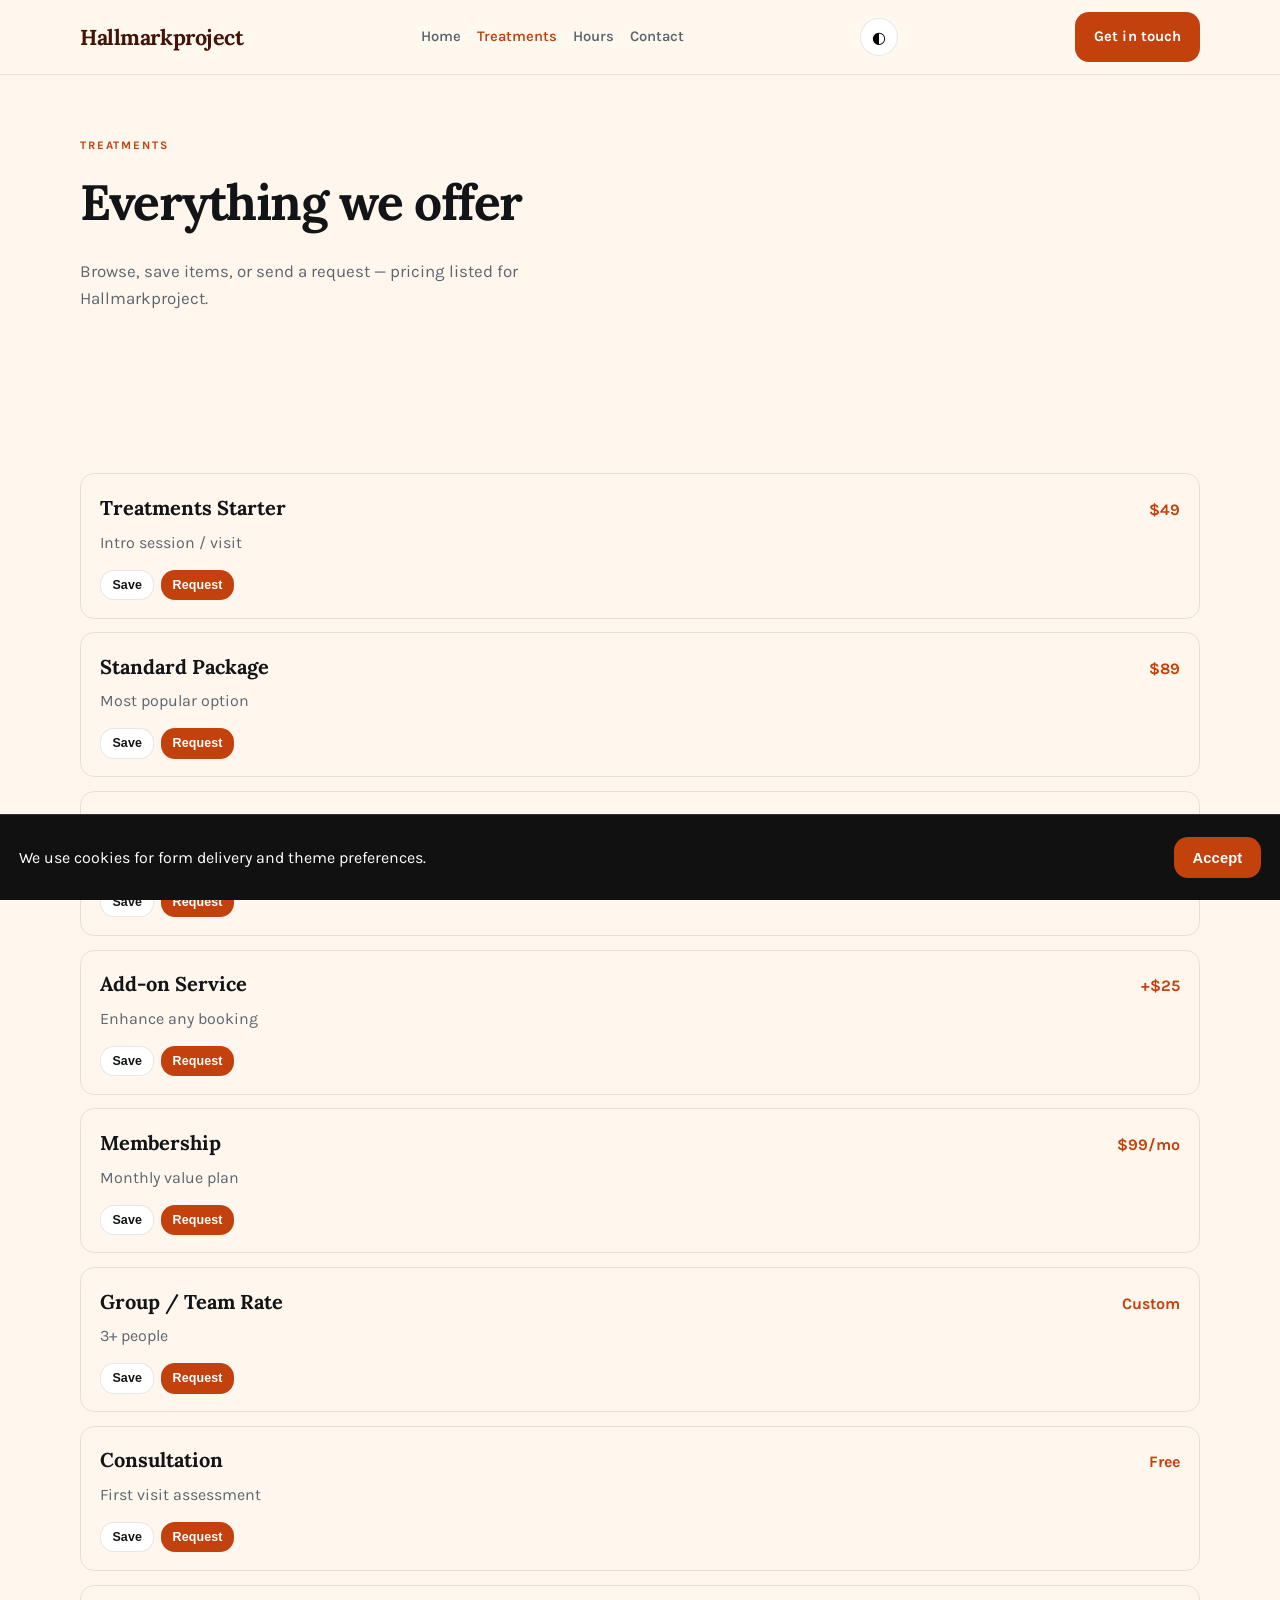
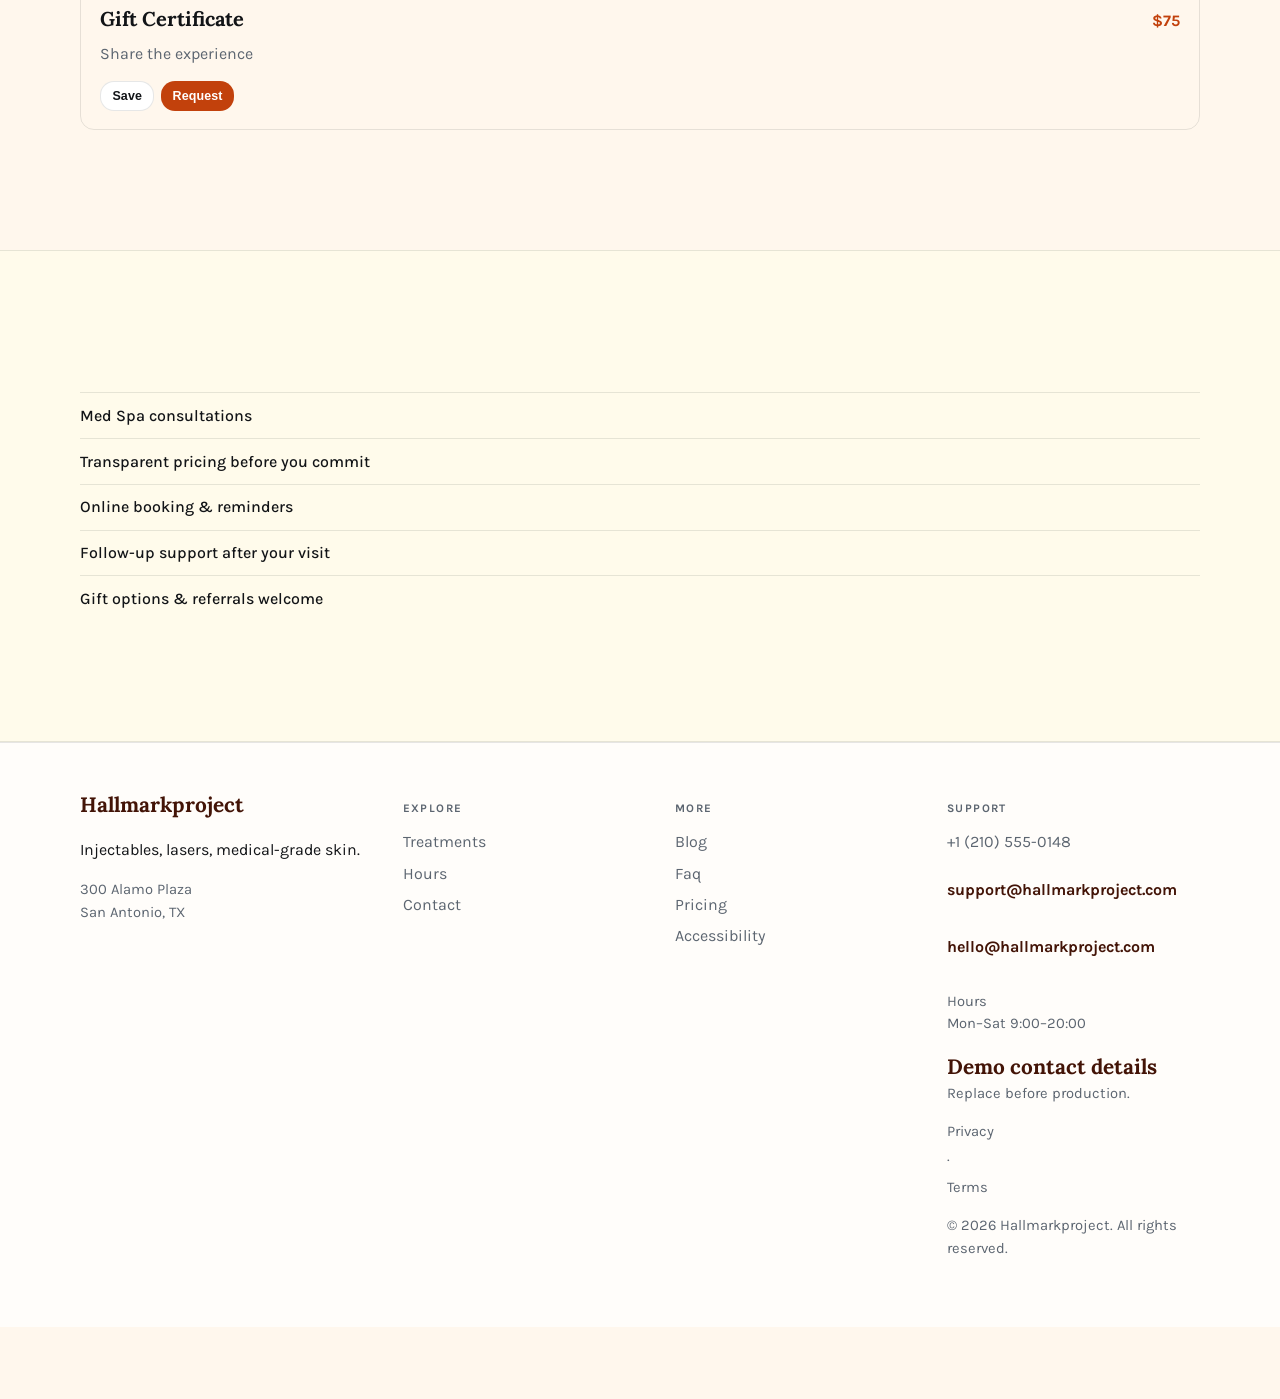
<file: offerings.html>
<!DOCTYPE html>
<html lang="en">
<head>
  <meta charset="UTF-8" />
  <meta name="viewport" content="width=device-width, initial-scale=1" />
  <title>Treatments | Hallmarkproject</title>
  <meta name="description" content="Treatments — Hallmarkproject" />
  <meta property="og:title" content="Treatments | Hallmarkproject" />
  <meta property="og:description" content="Treatments — Hallmarkproject" />
  <meta property="og:type" content="website" />
  <meta name="twitter:card" content="summary_large_image" />
  <meta name="twitter:title" content="Treatments | Hallmarkproject" />
  <meta name="twitter:description" content="Treatments — Hallmarkproject" />
  <meta property="og:image" content="assets/img-1.jpg" />
  <meta name="twitter:image" content="assets/img-1.jpg" />
  <meta property="og:url" content="https://hallmarkproject.github.io" />
  <script type="application/ld+json">{"@context": "https://schema.org", "@type": "LocalBusiness", "name": "Hallmarkproject", "description": "Injectables, lasers, medical-grade skin.", "url": "https://hallmarkproject.github.io", "image": "assets/img-1.jpg"}</script>
<script type="application/ld+json">{"@context": "https://schema.org", "@type": "FAQPage", "mainEntity": [{"@type": "Question", "name": "Where are you?", "acceptedAnswer": {"@type": "Answer", "text": "300 Alamo Plaza, San Antonio, TX. See the map on Visit."}}, {"@type": "Question", "name": "How do I reach support?", "acceptedAnswer": {"@type": "Answer", "text": "Use the Contact form or email support@hallmarkproject.com. We reply during open hours."}}, {"@type": "Question", "name": "How do I book?", "acceptedAnswer": {"@type": "Answer", "text": "Send a message on Contact, email bookings@hallmarkproject.com, or call +1 (210) 555-0148."}}, {"@type": "Question", "name": "Are prices current?", "acceptedAnswer": {"@type": "Answer", "text": "Listed prices are current and may shift with seasons — we update this site when they do."}}, {"@type": "Question", "name": "Do you take groups?", "acceptedAnswer": {"@type": "Answer", "text": "Yes for many bookings — tell us the size and date and we'll confirm what Hallmarkproject can host."}}, {"@type": "Question", "name": "What should I bring?", "acceptedAnswer": {"@type": "Answer", "text": "Just yourself (and any notes on allergies, sizes, or preferences). We'll handle the rest."}}, {"@type": "Question", "name": "Where can I read updates?", "acceptedAnswer": {"@type": "Answer", "text": "Blog and Journal pages publish changes before social media."}}, {"@type": "Question", "name": "How do I join the team?", "acceptedAnswer": {"@type": "Answer", "text": "Open roles are listed on Careers — we reply to every application."}}, {"@type": "Question", "name": "Is the space accessible?", "acceptedAnswer": {"@type": "Answer", "text": "See our Accessibility page for entrance, seating and restroom notes."}}, {"@type": "Question", "name": "Do you offer gift cards?", "acceptedAnswer": {"@type": "Answer", "text": "Yes — see our Gift Cards page for digital and in-store options."}}, {"@type": "Question", "name": "Can I book for someone else?", "acceptedAnswer": {"@type": "Answer", "text": "Yes — include their name and preferences in the contact form."}}, {"@type": "Question", "name": "Is parking available?", "acceptedAnswer": {"@type": "Answer", "text": "See Locations for the branch closest to you in San Antonio."}}, {"@type": "Question", "name": "Do you take walk-ins at Hallmarkproject?", "acceptedAnswer": {"@type": "Answer", "text": "Yes when capacity allows — check Visit for peak hours."}}, {"@type": "Question", "name": "Do you host private events?", "acceptedAnswer": {"@type": "Answer", "text": "Contact us with date, headcount and treatments preferences."}}]}</script>
<script type="application/ld+json">{"@context": "https://schema.org", "@type": "WebSite", "name": "Hallmarkproject", "url": "https://hallmarkproject.github.io", "description": "Injectables, lasers, medical-grade skin."}</script>
  <link rel="alternate" hreflang="en" href="index.html" />
  <link rel="alternate" hreflang="x-default" href="index.html" />
  <meta name="theme-color" content="#111111" />
  <link rel="preconnect" href="https://fonts.googleapis.com" />
  <link rel="preconnect" href="https://fonts.gstatic.com" crossorigin />
  <link href="https://fonts.googleapis.com/css2?family=Karla:wght@400;500;600;700&family=Lora:wght@600;700&display=swap" rel="stylesheet" />
  <link rel="stylesheet" href="styles.css" />
  <link rel="icon" href="favicon.svg" type="image/svg+xml" />
</head>
<body>

  <header class="top">
    <div class="shell bar">
      <a class="logo" href="index.html">Hallmarkproject</a>
      <button class="nav-toggle" type="button" aria-label="Open menu" data-nav-toggle>
        <span></span><span></span><span></span>
      </button>
      <nav data-nav><a href="index.html">Home</a><a href="offerings.html" class="on">Treatments</a><a href="visit.html">Hours</a><a href="contact.html">Contact</a></nav>
      <button type="button" class="theme-toggle" data-theme-toggle aria-label="Toggle dark mode">◐</button>
      <a class="cta" href="contact.html" data-open-book>Get in touch</a>
    </div>
  </header>  <main class="page">
    <section class="page-hero"><div class="shell">
      <p class="eyebrow">Treatments</p>
      <h1>Everything we offer</h1>
      <p class="lead">Browse, save items, or send a request — pricing listed for Hallmarkproject.</p>
    </div></section>
    <section class="block"><div class="shell menu-list"><article class="item" data-item="Treatments Starter">
          <div class="item-top"><h3>Treatments Starter</h3><span class="price">$49</span></div>
          <p>Intro session / visit</p>
          <div class="item-actions">
            <button type="button" class="btn quiet mini" data-save-item data-name="Treatments Starter">Save</button>
            <button type="button" class="btn solid mini" data-open-book data-pref="Treatments Starter">Request</button>
          </div>
        </article>
<article class="item" data-item="Standard Package">
          <div class="item-top"><h3>Standard Package</h3><span class="price">$89</span></div>
          <p>Most popular option</p>
          <div class="item-actions">
            <button type="button" class="btn quiet mini" data-save-item data-name="Standard Package">Save</button>
            <button type="button" class="btn solid mini" data-open-book data-pref="Standard Package">Request</button>
          </div>
        </article>
<article class="item" data-item="Premium Package">
          <div class="item-top"><h3>Premium Package</h3><span class="price">$149</span></div>
          <p>Extended time &amp; upgrades</p>
          <div class="item-actions">
            <button type="button" class="btn quiet mini" data-save-item data-name="Premium Package">Save</button>
            <button type="button" class="btn solid mini" data-open-book data-pref="Premium Package">Request</button>
          </div>
        </article>
<article class="item" data-item="Add-on Service">
          <div class="item-top"><h3>Add-on Service</h3><span class="price">+$25</span></div>
          <p>Enhance any booking</p>
          <div class="item-actions">
            <button type="button" class="btn quiet mini" data-save-item data-name="Add-on Service">Save</button>
            <button type="button" class="btn solid mini" data-open-book data-pref="Add-on Service">Request</button>
          </div>
        </article>
<article class="item" data-item="Membership">
          <div class="item-top"><h3>Membership</h3><span class="price">$99/mo</span></div>
          <p>Monthly value plan</p>
          <div class="item-actions">
            <button type="button" class="btn quiet mini" data-save-item data-name="Membership">Save</button>
            <button type="button" class="btn solid mini" data-open-book data-pref="Membership">Request</button>
          </div>
        </article>
<article class="item" data-item="Group / Team Rate">
          <div class="item-top"><h3>Group / Team Rate</h3><span class="price">Custom</span></div>
          <p>3+ people</p>
          <div class="item-actions">
            <button type="button" class="btn quiet mini" data-save-item data-name="Group / Team Rate">Save</button>
            <button type="button" class="btn solid mini" data-open-book data-pref="Group / Team Rate">Request</button>
          </div>
        </article>
<article class="item" data-item="Consultation">
          <div class="item-top"><h3>Consultation</h3><span class="price">Free</span></div>
          <p>First visit assessment</p>
          <div class="item-actions">
            <button type="button" class="btn quiet mini" data-save-item data-name="Consultation">Save</button>
            <button type="button" class="btn solid mini" data-open-book data-pref="Consultation">Request</button>
          </div>
        </article>
<article class="item" data-item="Gift Certificate">
          <div class="item-top"><h3>Gift Certificate</h3><span class="price">$75</span></div>
          <p>Share the experience</p>
          <div class="item-actions">
            <button type="button" class="btn quiet mini" data-save-item data-name="Gift Certificate">Save</button>
            <button type="button" class="btn solid mini" data-open-book data-pref="Gift Certificate">Request</button>
          </div>
        </article></div></section>
    <section class="block tint"><div class="shell"><ul class="checks"><li>Med Spa consultations</li>
<li>Transparent pricing before you commit</li>
<li>Online booking & reminders</li>
<li>Follow-up support after your visit</li>
<li>Gift options & referrals welcome</li></ul></div></section>
  </main>
  <footer class="foot">
    <div class="shell foot-grid">
      <div>
        <strong>Hallmarkproject</strong>
        <p>Injectables, lasers, medical-grade skin.</p>
        <p class="foot-meta">300 Alamo Plaza<br/>San Antonio, TX</p>
      </div>
      <div>
        <p class="fh">Explore</p>
        <a href="offerings.html">Treatments</a><a href="visit.html">Hours</a><a href="contact.html">Contact</a>
      </div>
      <div>
        <p class="fh">More</p>
        <a href="blog.html">Blog</a><a href="faq.html">Faq</a><a href="pricing.html">Pricing</a><a href="accessibility.html">Accessibility</a>
      </div>
      <div>
        <p class="fh">Support</p>
        <a href="tel:+12105550148">+1 (210) 555-0148</a>
        <p class="mail-plain">support@hallmarkproject.com</p>
        <p class="mail-plain">hello@hallmarkproject.com</p>
        <p class="foot-meta">Hours<br/>Mon–Sat 9:00–20:00</p>
        <p class="foot-meta"><strong>Demo contact details</strong><br/>Replace before production.</p>
        <p class="foot-meta"><a href="privacy.html">Privacy</a> · <a href="terms.html">Terms</a></p>
        <p class="foot-meta">© 2026 Hallmarkproject. All rights reserved.</p>
      </div>
    </div>
  </footer>
  <div class="cookie-bar" data-cookie-bar hidden>
    <p>We use cookies for form delivery and theme preferences.</p>
    <button type="button" class="btn solid" data-cookie-accept>Accept</button>
  </div>
  <div class="mobile-cta">
    <a href="tel:+12105550148">Call</a>
    <button type="button" data-open-book>Book</button>
    <a href="visit.html">Map</a>
  </div>
  <div class="toast" data-toast hidden></div>

  <div class="modal" data-book-modal hidden>
    <div class="modal-card">
      <button class="modal-close" type="button" data-close-book aria-label="Close">×</button>
      <p class="eyebrow">Quick request</p>
      <h3>Contact Hallmarkproject</h3>
      <p class="lead">Send the essentials and we will reply by email.</p>
      <form class="contact-form compact" data-quick-book data-support="support@hallmarkproject.com">
        <label>Name<input name="name" required placeholder="Your name" /></label>
        <label>Email<input type="email" name="email" required placeholder="you@email.com" /></label>
        <label>Timing<input name="when" required placeholder="Preferred date or timeline" /></label>
        <label>Notes<textarea name="message" rows="3" placeholder="Project, product, service or other details…"></textarea></label>
        <button class="btn solid" type="submit">Book</button>
      </form>
    </div>
  </div>

  <div class="lightbox" data-lightbox hidden>
    <button class="modal-close" type="button" data-lightbox-close aria-label="Close">×</button>
    <img data-lightbox-img alt="" />
    <div class="lightbox-nav">
      <button type="button" data-lightbox-prev>‹</button>
      <button type="button" data-lightbox-next>›</button>
    </div>
  </div>
  <script src="site.js"></script>
</body></html>
</file>
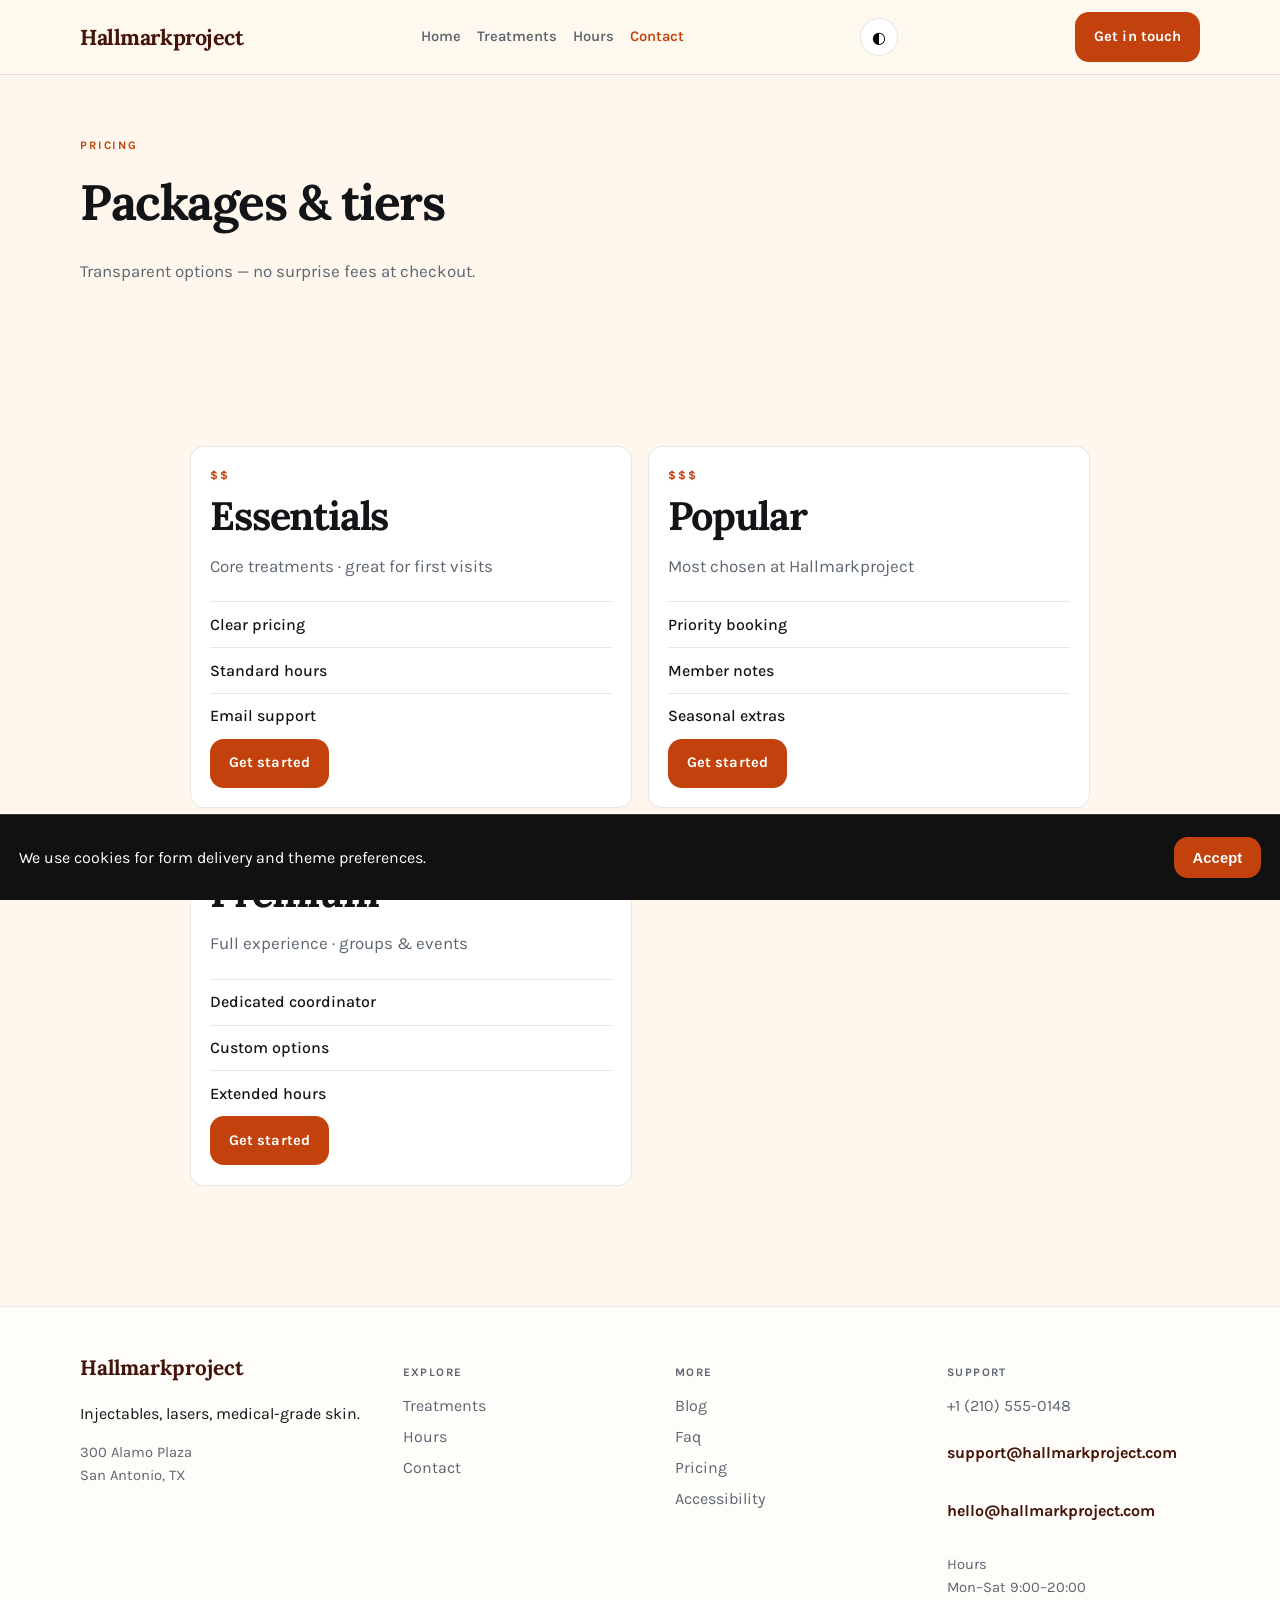
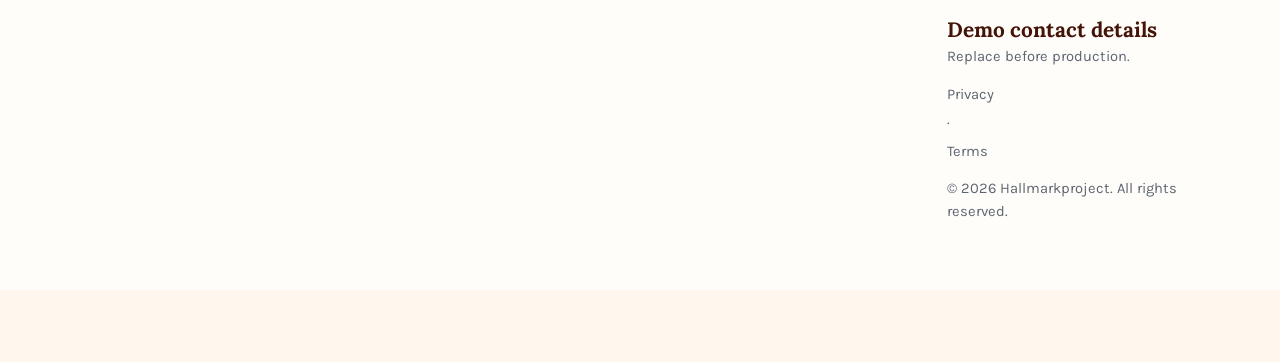
<file: pricing.html>
<!DOCTYPE html>
<html lang="en">
<head>
  <meta charset="UTF-8" />
  <meta name="viewport" content="width=device-width, initial-scale=1" />
  <title>Pricing | Hallmarkproject</title>
  <meta name="description" content="Packages and pricing" />
  <meta property="og:title" content="Pricing | Hallmarkproject" />
  <meta property="og:description" content="Packages and pricing" />
  <meta property="og:type" content="website" />
  <meta name="twitter:card" content="summary_large_image" />
  <meta name="twitter:title" content="Pricing | Hallmarkproject" />
  <meta name="twitter:description" content="Packages and pricing" />
  <meta property="og:image" content="assets/img-1.jpg" />
  <meta name="twitter:image" content="assets/img-1.jpg" />
  <meta property="og:url" content="https://hallmarkproject.github.io" />
  <script type="application/ld+json">{"@context": "https://schema.org", "@type": "LocalBusiness", "name": "Hallmarkproject", "description": "Injectables, lasers, medical-grade skin.", "url": "https://hallmarkproject.github.io", "image": "assets/img-1.jpg"}</script>
<script type="application/ld+json">{"@context": "https://schema.org", "@type": "FAQPage", "mainEntity": [{"@type": "Question", "name": "Where are you?", "acceptedAnswer": {"@type": "Answer", "text": "300 Alamo Plaza, San Antonio, TX. See the map on Visit."}}, {"@type": "Question", "name": "How do I reach support?", "acceptedAnswer": {"@type": "Answer", "text": "Use the Contact form or email support@hallmarkproject.com. We reply during open hours."}}, {"@type": "Question", "name": "How do I book?", "acceptedAnswer": {"@type": "Answer", "text": "Send a message on Contact, email bookings@hallmarkproject.com, or call +1 (210) 555-0148."}}, {"@type": "Question", "name": "Are prices current?", "acceptedAnswer": {"@type": "Answer", "text": "Listed prices are current and may shift with seasons — we update this site when they do."}}, {"@type": "Question", "name": "Do you take groups?", "acceptedAnswer": {"@type": "Answer", "text": "Yes for many bookings — tell us the size and date and we'll confirm what Hallmarkproject can host."}}, {"@type": "Question", "name": "What should I bring?", "acceptedAnswer": {"@type": "Answer", "text": "Just yourself (and any notes on allergies, sizes, or preferences). We'll handle the rest."}}, {"@type": "Question", "name": "Where can I read updates?", "acceptedAnswer": {"@type": "Answer", "text": "Blog and Journal pages publish changes before social media."}}, {"@type": "Question", "name": "How do I join the team?", "acceptedAnswer": {"@type": "Answer", "text": "Open roles are listed on Careers — we reply to every application."}}, {"@type": "Question", "name": "Is the space accessible?", "acceptedAnswer": {"@type": "Answer", "text": "See our Accessibility page for entrance, seating and restroom notes."}}, {"@type": "Question", "name": "Do you offer gift cards?", "acceptedAnswer": {"@type": "Answer", "text": "Yes — see our Gift Cards page for digital and in-store options."}}, {"@type": "Question", "name": "Can I book for someone else?", "acceptedAnswer": {"@type": "Answer", "text": "Yes — include their name and preferences in the contact form."}}, {"@type": "Question", "name": "Is parking available?", "acceptedAnswer": {"@type": "Answer", "text": "See Locations for the branch closest to you in San Antonio."}}, {"@type": "Question", "name": "Do you take walk-ins at Hallmarkproject?", "acceptedAnswer": {"@type": "Answer", "text": "Yes when capacity allows — check Visit for peak hours."}}, {"@type": "Question", "name": "Do you host private events?", "acceptedAnswer": {"@type": "Answer", "text": "Contact us with date, headcount and treatments preferences."}}]}</script>
<script type="application/ld+json">{"@context": "https://schema.org", "@type": "WebSite", "name": "Hallmarkproject", "url": "https://hallmarkproject.github.io", "description": "Injectables, lasers, medical-grade skin."}</script>
  <link rel="alternate" hreflang="en" href="index.html" />
  <link rel="alternate" hreflang="x-default" href="index.html" />
  <meta name="theme-color" content="#111111" />
  <link rel="preconnect" href="https://fonts.googleapis.com" />
  <link rel="preconnect" href="https://fonts.gstatic.com" crossorigin />
  <link href="https://fonts.googleapis.com/css2?family=Karla:wght@400;500;600;700&family=Lora:wght@600;700&display=swap" rel="stylesheet" />
  <link rel="stylesheet" href="styles.css" />
  <link rel="icon" href="favicon.svg" type="image/svg+xml" />
</head>
<body>

  <header class="top">
    <div class="shell bar">
      <a class="logo" href="index.html">Hallmarkproject</a>
      <button class="nav-toggle" type="button" aria-label="Open menu" data-nav-toggle>
        <span></span><span></span><span></span>
      </button>
      <nav data-nav><a href="index.html">Home</a><a href="offerings.html">Treatments</a><a href="visit.html">Hours</a><a href="contact.html" class="on">Contact</a></nav>
      <button type="button" class="theme-toggle" data-theme-toggle aria-label="Toggle dark mode">◐</button>
      <a class="cta" href="contact.html" data-open-book>Get in touch</a>
    </div>
  </header>  <main class="page">
    <section class="page-hero"><div class="shell">
      <p class="eyebrow">Pricing</p>
      <h1>Packages &amp; tiers</h1>
      <p class="lead">Transparent options — no surprise fees at checkout.</p>
    </div></section>
    <section class="block"><div class="shell value-grid"><article class="price-tier reveal">
      <p class="eyebrow">$$</p>
      <h2>Essentials</h2>
      <p class="lead">Core treatments · great for first visits</p>
      <ul class="checks"><li>Clear pricing</li><li>Standard hours</li><li>Email support</li></ul>
      <a class="btn solid" href="contact.html" data-open-book>Get started</a>
    </article><article class="price-tier reveal">
      <p class="eyebrow">$$$</p>
      <h2>Popular</h2>
      <p class="lead">Most chosen at Hallmarkproject</p>
      <ul class="checks"><li>Priority booking</li><li>Member notes</li><li>Seasonal extras</li></ul>
      <a class="btn solid" href="contact.html" data-open-book>Get started</a>
    </article><article class="price-tier reveal">
      <p class="eyebrow">$$$$</p>
      <h2>Premium</h2>
      <p class="lead">Full experience · groups &amp; events</p>
      <ul class="checks"><li>Dedicated coordinator</li><li>Custom options</li><li>Extended hours</li></ul>
      <a class="btn solid" href="contact.html" data-open-book>Get started</a>
    </article></div></section>
  </main>
  <footer class="foot">
    <div class="shell foot-grid">
      <div>
        <strong>Hallmarkproject</strong>
        <p>Injectables, lasers, medical-grade skin.</p>
        <p class="foot-meta">300 Alamo Plaza<br/>San Antonio, TX</p>
      </div>
      <div>
        <p class="fh">Explore</p>
        <a href="offerings.html">Treatments</a><a href="visit.html">Hours</a><a href="contact.html">Contact</a>
      </div>
      <div>
        <p class="fh">More</p>
        <a href="blog.html">Blog</a><a href="faq.html">Faq</a><a href="pricing.html">Pricing</a><a href="accessibility.html">Accessibility</a>
      </div>
      <div>
        <p class="fh">Support</p>
        <a href="tel:+12105550148">+1 (210) 555-0148</a>
        <p class="mail-plain">support@hallmarkproject.com</p>
        <p class="mail-plain">hello@hallmarkproject.com</p>
        <p class="foot-meta">Hours<br/>Mon–Sat 9:00–20:00</p>
        <p class="foot-meta"><strong>Demo contact details</strong><br/>Replace before production.</p>
        <p class="foot-meta"><a href="privacy.html">Privacy</a> · <a href="terms.html">Terms</a></p>
        <p class="foot-meta">© 2026 Hallmarkproject. All rights reserved.</p>
      </div>
    </div>
  </footer>
  <div class="cookie-bar" data-cookie-bar hidden>
    <p>We use cookies for form delivery and theme preferences.</p>
    <button type="button" class="btn solid" data-cookie-accept>Accept</button>
  </div>
  <div class="mobile-cta">
    <a href="tel:+12105550148">Call</a>
    <button type="button" data-open-book>Book</button>
    <a href="visit.html">Map</a>
  </div>
  <div class="toast" data-toast hidden></div>

  <div class="modal" data-book-modal hidden>
    <div class="modal-card">
      <button class="modal-close" type="button" data-close-book aria-label="Close">×</button>
      <p class="eyebrow">Quick request</p>
      <h3>Contact Hallmarkproject</h3>
      <p class="lead">Send the essentials and we will reply by email.</p>
      <form class="contact-form compact" data-quick-book data-support="support@hallmarkproject.com">
        <label>Name<input name="name" required placeholder="Your name" /></label>
        <label>Email<input type="email" name="email" required placeholder="you@email.com" /></label>
        <label>Timing<input name="when" required placeholder="Preferred date or timeline" /></label>
        <label>Notes<textarea name="message" rows="3" placeholder="Project, product, service or other details…"></textarea></label>
        <button class="btn solid" type="submit">Book</button>
      </form>
    </div>
  </div>

  <div class="lightbox" data-lightbox hidden>
    <button class="modal-close" type="button" data-lightbox-close aria-label="Close">×</button>
    <img data-lightbox-img alt="" />
    <div class="lightbox-nav">
      <button type="button" data-lightbox-prev>‹</button>
      <button type="button" data-lightbox-next>›</button>
    </div>
  </div>
  <script src="site.js"></script>
</body></html>
</file>
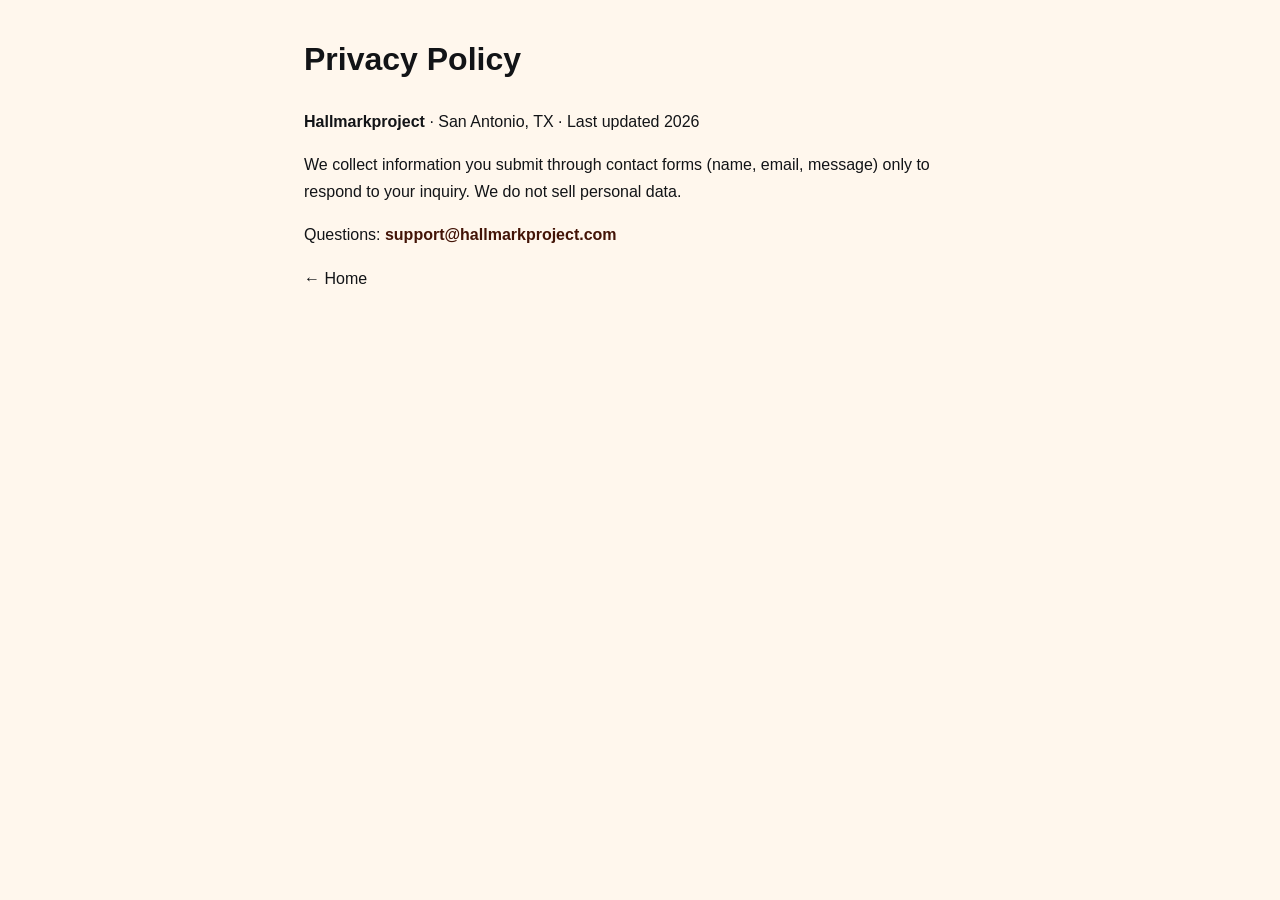
<file: privacy.html>
<!DOCTYPE html>
<html lang="en"><head><meta charset="UTF-8"><meta name="viewport" content="width=device-width,initial-scale=1">
<title>Privacy Policy | Hallmarkproject</title>
<meta name="description" content="Privacy information for Hallmarkproject">
<link rel="stylesheet" href="styles.css"></head>
<body><main class="page" style="max-width:720px;margin:2rem auto;padding:0 1.5rem;line-height:1.7">
<h1>Privacy Policy</h1>
<p><strong>Hallmarkproject</strong> · San Antonio, TX · Last updated 2026</p>
<p>We collect information you submit through contact forms (name, email, message) only to respond to your inquiry. We do not sell personal data.</p>
<p>Questions: <span class="mail-plain">support@hallmarkproject.com</span></p>
<p><a href="index.html">← Home</a></p>
</main></body></html>
</file>
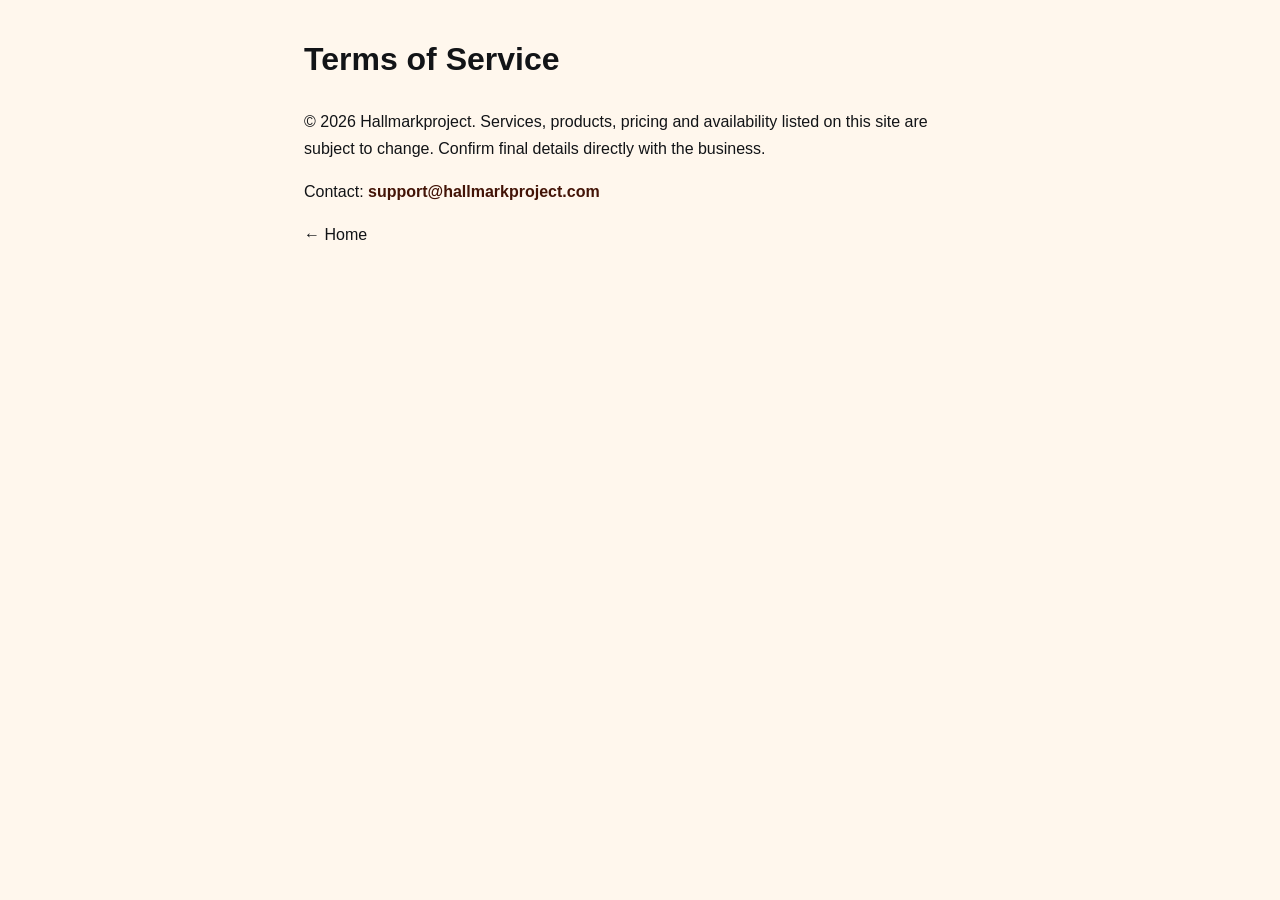
<file: terms.html>
<!DOCTYPE html>
<html lang="en"><head><meta charset="UTF-8"><meta name="viewport" content="width=device-width,initial-scale=1">
<title>Terms of Service | Hallmarkproject</title>
<meta name="description" content="Terms and conditions for Hallmarkproject">
<link rel="stylesheet" href="styles.css"></head>
<body><main class="page" style="max-width:720px;margin:2rem auto;padding:0 1.5rem;line-height:1.7">
<h1>Terms of Service</h1>
<p>© 2026 Hallmarkproject. Services, products, pricing and availability listed on this site are subject to change. Confirm final details directly with the business.</p>
<p>Contact: <span class="mail-plain">support@hallmarkproject.com</span></p>
<p><a href="index.html">← Home</a></p>
</main></body></html>
</file>
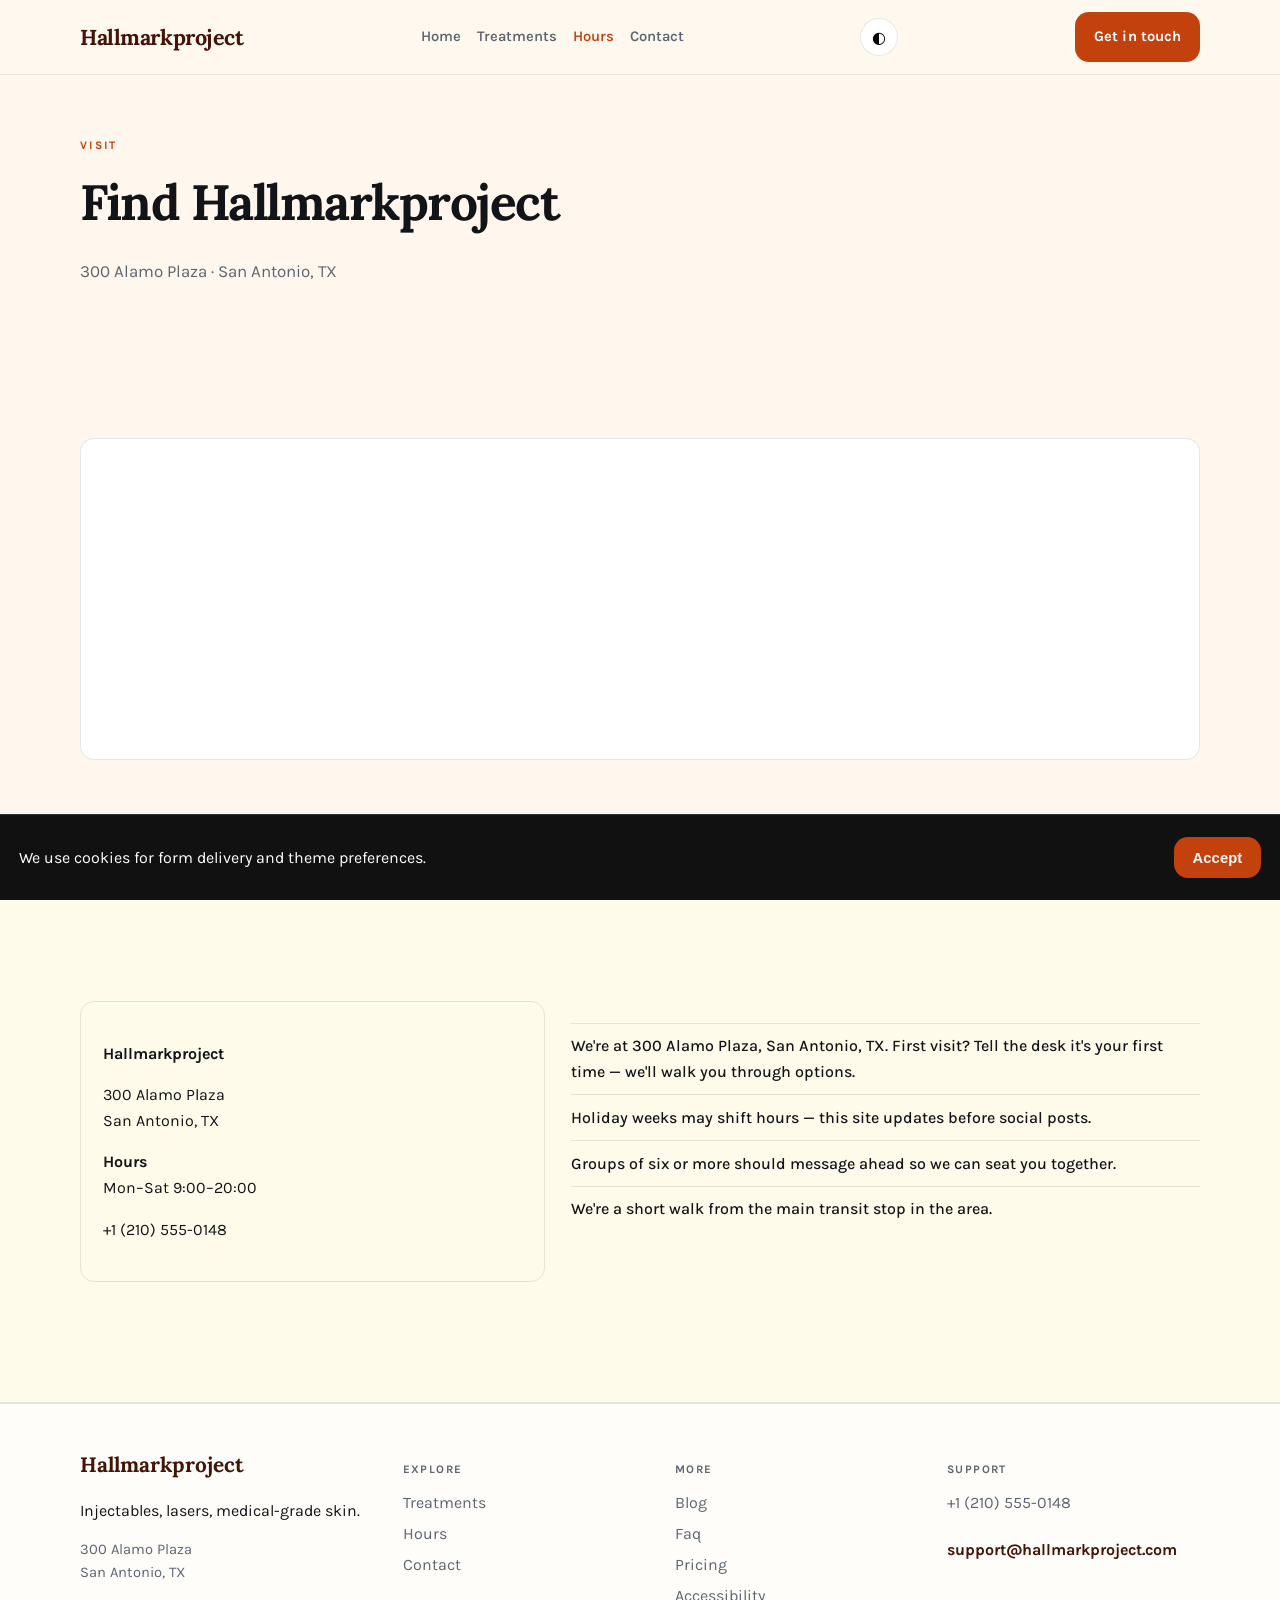
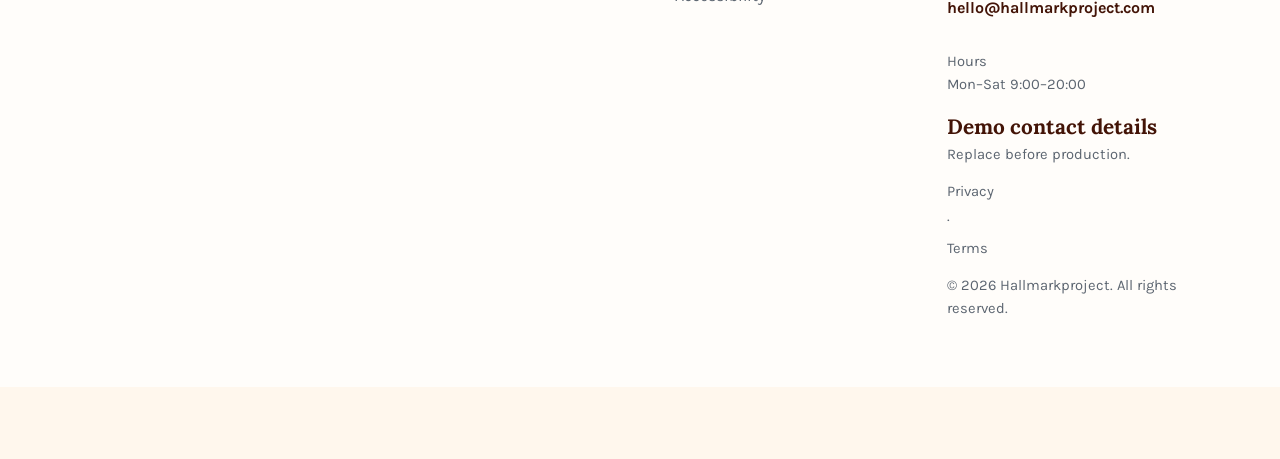
<file: visit.html>
<!DOCTYPE html>
<html lang="en">
<head>
  <meta charset="UTF-8" />
  <meta name="viewport" content="width=device-width, initial-scale=1" />
  <title>Visit | Hallmarkproject</title>
  <meta name="description" content="Mon–Sat 9:00–20:00" />
  <meta property="og:title" content="Visit | Hallmarkproject" />
  <meta property="og:description" content="Mon–Sat 9:00–20:00" />
  <meta property="og:type" content="website" />
  <meta name="twitter:card" content="summary_large_image" />
  <meta name="twitter:title" content="Visit | Hallmarkproject" />
  <meta name="twitter:description" content="Mon–Sat 9:00–20:00" />
  <meta property="og:image" content="assets/img-1.jpg" />
  <meta name="twitter:image" content="assets/img-1.jpg" />
  <meta property="og:url" content="https://hallmarkproject.github.io" />
  <script type="application/ld+json">{"@context": "https://schema.org", "@type": "LocalBusiness", "name": "Hallmarkproject", "description": "Injectables, lasers, medical-grade skin.", "url": "https://hallmarkproject.github.io", "image": "assets/img-1.jpg"}</script>
<script type="application/ld+json">{"@context": "https://schema.org", "@type": "FAQPage", "mainEntity": [{"@type": "Question", "name": "Where are you?", "acceptedAnswer": {"@type": "Answer", "text": "300 Alamo Plaza, San Antonio, TX. See the map on Visit."}}, {"@type": "Question", "name": "How do I reach support?", "acceptedAnswer": {"@type": "Answer", "text": "Use the Contact form or email support@hallmarkproject.com. We reply during open hours."}}, {"@type": "Question", "name": "How do I book?", "acceptedAnswer": {"@type": "Answer", "text": "Send a message on Contact, email bookings@hallmarkproject.com, or call +1 (210) 555-0148."}}, {"@type": "Question", "name": "Are prices current?", "acceptedAnswer": {"@type": "Answer", "text": "Listed prices are current and may shift with seasons — we update this site when they do."}}, {"@type": "Question", "name": "Do you take groups?", "acceptedAnswer": {"@type": "Answer", "text": "Yes for many bookings — tell us the size and date and we'll confirm what Hallmarkproject can host."}}, {"@type": "Question", "name": "What should I bring?", "acceptedAnswer": {"@type": "Answer", "text": "Just yourself (and any notes on allergies, sizes, or preferences). We'll handle the rest."}}, {"@type": "Question", "name": "Where can I read updates?", "acceptedAnswer": {"@type": "Answer", "text": "Blog and Journal pages publish changes before social media."}}, {"@type": "Question", "name": "How do I join the team?", "acceptedAnswer": {"@type": "Answer", "text": "Open roles are listed on Careers — we reply to every application."}}, {"@type": "Question", "name": "Is the space accessible?", "acceptedAnswer": {"@type": "Answer", "text": "See our Accessibility page for entrance, seating and restroom notes."}}, {"@type": "Question", "name": "Do you offer gift cards?", "acceptedAnswer": {"@type": "Answer", "text": "Yes — see our Gift Cards page for digital and in-store options."}}, {"@type": "Question", "name": "Can I book for someone else?", "acceptedAnswer": {"@type": "Answer", "text": "Yes — include their name and preferences in the contact form."}}, {"@type": "Question", "name": "Is parking available?", "acceptedAnswer": {"@type": "Answer", "text": "See Locations for the branch closest to you in San Antonio."}}, {"@type": "Question", "name": "Do you take walk-ins at Hallmarkproject?", "acceptedAnswer": {"@type": "Answer", "text": "Yes when capacity allows — check Visit for peak hours."}}, {"@type": "Question", "name": "Do you host private events?", "acceptedAnswer": {"@type": "Answer", "text": "Contact us with date, headcount and treatments preferences."}}]}</script>
<script type="application/ld+json">{"@context": "https://schema.org", "@type": "WebSite", "name": "Hallmarkproject", "url": "https://hallmarkproject.github.io", "description": "Injectables, lasers, medical-grade skin."}</script>
  <link rel="alternate" hreflang="en" href="index.html" />
  <link rel="alternate" hreflang="x-default" href="index.html" />
  <meta name="theme-color" content="#111111" />
  <link rel="preconnect" href="https://fonts.googleapis.com" />
  <link rel="preconnect" href="https://fonts.gstatic.com" crossorigin />
  <link href="https://fonts.googleapis.com/css2?family=Karla:wght@400;500;600;700&family=Lora:wght@600;700&display=swap" rel="stylesheet" />
  <link rel="stylesheet" href="styles.css" />
  <link rel="icon" href="favicon.svg" type="image/svg+xml" />
</head>
<body>

  <header class="top">
    <div class="shell bar">
      <a class="logo" href="index.html">Hallmarkproject</a>
      <button class="nav-toggle" type="button" aria-label="Open menu" data-nav-toggle>
        <span></span><span></span><span></span>
      </button>
      <nav data-nav><a href="index.html">Home</a><a href="offerings.html">Treatments</a><a href="visit.html" class="on">Hours</a><a href="contact.html">Contact</a></nav>
      <button type="button" class="theme-toggle" data-theme-toggle aria-label="Toggle dark mode">◐</button>
      <a class="cta" href="contact.html" data-open-book>Get in touch</a>
    </div>
  </header>  <main class="page">
    <section class="page-hero"><div class="shell"><p class="eyebrow">Visit</p><h1>Find Hallmarkproject</h1><p class="lead">300 Alamo Plaza · San Antonio, TX</p></div></section>
    <section class="block"><div class="shell">
      <div class="map-wrap"><iframe title="Map" src="https://maps.google.com/maps?q=300+Alamo+Plaza%2C+San+Antonio%2C+TX&z=15&output=embed" loading="lazy" referrerpolicy="no-referrer-when-downgrade" allowfullscreen></iframe></div>
    </div></section>
    <section class="block tint"><div class="shell visit-grid">
      <aside class="card"><p><strong>Hallmarkproject</strong></p>
      <p>300 Alamo Plaza<br/>San Antonio, TX</p>
      <p><strong>Hours</strong><br/>Mon–Sat 9:00–20:00</p>
      <p><a href="tel:+12105550148">+1 (210) 555-0148</a></p></aside>
      <div><ul class="checks"><li>We&#x27;re at 300 Alamo Plaza, San Antonio, TX. First visit? Tell the desk it&#x27;s your first time — we&#x27;ll walk you through options.</li><li>Holiday weeks may shift hours — this site updates before social posts.</li><li>Groups of six or more should message ahead so we can seat you together.</li><li>We&#x27;re a short walk from the main transit stop in the area.</li></ul></div>
    </div></section>
  </main>
  <footer class="foot">
    <div class="shell foot-grid">
      <div>
        <strong>Hallmarkproject</strong>
        <p>Injectables, lasers, medical-grade skin.</p>
        <p class="foot-meta">300 Alamo Plaza<br/>San Antonio, TX</p>
      </div>
      <div>
        <p class="fh">Explore</p>
        <a href="offerings.html">Treatments</a><a href="visit.html">Hours</a><a href="contact.html">Contact</a>
      </div>
      <div>
        <p class="fh">More</p>
        <a href="blog.html">Blog</a><a href="faq.html">Faq</a><a href="pricing.html">Pricing</a><a href="accessibility.html">Accessibility</a>
      </div>
      <div>
        <p class="fh">Support</p>
        <a href="tel:+12105550148">+1 (210) 555-0148</a>
        <p class="mail-plain">support@hallmarkproject.com</p>
        <p class="mail-plain">hello@hallmarkproject.com</p>
        <p class="foot-meta">Hours<br/>Mon–Sat 9:00–20:00</p>
        <p class="foot-meta"><strong>Demo contact details</strong><br/>Replace before production.</p>
        <p class="foot-meta"><a href="privacy.html">Privacy</a> · <a href="terms.html">Terms</a></p>
        <p class="foot-meta">© 2026 Hallmarkproject. All rights reserved.</p>
      </div>
    </div>
  </footer>
  <div class="cookie-bar" data-cookie-bar hidden>
    <p>We use cookies for form delivery and theme preferences.</p>
    <button type="button" class="btn solid" data-cookie-accept>Accept</button>
  </div>
  <div class="mobile-cta">
    <a href="tel:+12105550148">Call</a>
    <button type="button" data-open-book>Book</button>
    <a href="visit.html">Map</a>
  </div>
  <div class="toast" data-toast hidden></div>

  <div class="modal" data-book-modal hidden>
    <div class="modal-card">
      <button class="modal-close" type="button" data-close-book aria-label="Close">×</button>
      <p class="eyebrow">Quick request</p>
      <h3>Contact Hallmarkproject</h3>
      <p class="lead">Send the essentials and we will reply by email.</p>
      <form class="contact-form compact" data-quick-book data-support="support@hallmarkproject.com">
        <label>Name<input name="name" required placeholder="Your name" /></label>
        <label>Email<input type="email" name="email" required placeholder="you@email.com" /></label>
        <label>Timing<input name="when" required placeholder="Preferred date or timeline" /></label>
        <label>Notes<textarea name="message" rows="3" placeholder="Project, product, service or other details…"></textarea></label>
        <button class="btn solid" type="submit">Book</button>
      </form>
    </div>
  </div>

  <div class="lightbox" data-lightbox hidden>
    <button class="modal-close" type="button" data-lightbox-close aria-label="Close">×</button>
    <img data-lightbox-img alt="" />
    <div class="lightbox-nav">
      <button type="button" data-lightbox-prev>‹</button>
      <button type="button" data-lightbox-next>›</button>
    </div>
  </div>
  <script src="site.js"></script>
</body></html>
</file>
<file: styles.css>
:root {
  --ink:#121417; --muted:#5c6570; --paper:#fff7ed;
  --accent:#c2410c; --deep:#431407; --line:rgba(18,20,23,.10);
  --display:"Lora",Georgia,"Times New Roman",serif;
  --body:"Karla","Segoe UI",sans-serif; --shell:1120px;
  --radius:14px;
}
*{box-sizing:border-box} html{scroll-behavior:smooth}
body{margin:0;font-family:var(--body);color:var(--ink);background:var(--paper);line-height:1.6;padding-bottom:72px;-webkit-font-smoothing:antialiased}
a{color:inherit;text-decoration:none} img{max-width:100%;display:block}
.shell{width:min(var(--shell),calc(100% - 2.4rem));margin-inline:auto}
.sr{position:absolute;left:-9999px}
.mail-plain{display:inline-block;font-weight:700;color:var(--deep);word-break:break-all}
.support-banner{padding:1.25rem 1.35rem;margin:0 0 1.5rem;border:1px solid var(--line);border-left:4px solid var(--accent);background:#fff;border-radius:var(--radius)}
.support-mail{margin:.35rem 0 .5rem;font-family:var(--display);font-size:clamp(1.4rem,3vw,2rem);font-weight:700;color:var(--deep)}
.form-success{margin-top:1.2rem;padding:1.4rem;border:1px solid color-mix(in srgb,var(--accent) 35%,var(--line));background:#fff;border-radius:var(--radius)}
.form-success h3{margin:0 0 .5rem;font-family:var(--display);font-size:1.6rem}
.form-success[hidden],.contact-form[hidden]{display:none !important}
.contact-form select{width:100%;padding:.85rem 1rem;border:1px solid var(--line);border-radius:8px;font:inherit;background:#fff}
.top{position:sticky;top:0;z-index:40;backdrop-filter:blur(14px);background:color-mix(in srgb,var(--paper) 90%,white);border-bottom:1px solid var(--line)}
.bar{min-height:74px;display:flex;align-items:center;justify-content:space-between;gap:1rem;position:relative}
.logo{font-family:var(--display);font-weight:700;font-size:1.35rem;color:var(--deep);letter-spacing:-.02em}
nav{display:flex;flex-wrap:wrap;gap:1rem;font-weight:600;font-size:.92rem;color:var(--muted)}
nav a.on,nav a:hover{color:var(--accent)}
.nav-toggle{display:none;flex-direction:column;gap:5px;background:transparent;border:0;padding:.4rem;cursor:pointer}
.nav-toggle span{display:block;width:22px;height:2px;background:var(--deep)}
.cta,.btn{display:inline-flex;align-items:center;justify-content:center;padding:.8rem 1.15rem;border-radius:var(--radius);font-weight:700;font-size:.92rem;border:0;cursor:pointer;letter-spacing:.01em}
.cta,.btn.solid{background:var(--accent);color:#fff}
.btn.line{border:1px solid rgba(255,255,255,.55);color:#fff;background:transparent}
.btn.quiet{border:1px solid var(--line);background:#fff;color:var(--ink)}
.hero{position:relative;min-height:86vh;display:grid;align-items:end;color:#fff;overflow:hidden}
.hero-bg{position:absolute;inset:0;background-size:cover;background-position:center center;background-repeat:no-repeat}
.hero-shade{position:absolute;inset:0;background:linear-gradient(115deg,rgba(10,12,16,.72),rgba(10,12,16,.18))}
.hero-photo img{width:100%;aspect-ratio:16/9;object-fit:cover;object-position:center;display:block;max-height:min(78vh,900px)}
.hero-copy{position:relative;z-index:2;padding:5rem 0 3.8rem;max-width:720px}
.brand{margin:0 0 .75rem;font-family:var(--display);font-size:clamp(1.85rem,3.6vw,2.7rem);font-weight:700}
.hero h1,.page-hero h1{margin:0;font-family:var(--display);letter-spacing:-.03em;font-weight:700}
.hero h1{font-size:clamp(2.15rem,5.2vw,3.55rem);max-width:15ch;line-height:1.05}
.lede{margin:1.15rem 0 0;max-width:42ch;color:rgba(255,255,255,.9);font-size:1.08rem}
.actions{display:flex;flex-wrap:wrap;gap:.75rem;margin-top:1.7rem}
.promo{display:flex;justify-content:space-between;gap:1rem;align-items:center;margin:1.35rem auto;padding:1.05rem 1.25rem;background:#fff;border:1px solid var(--line);border-radius:var(--radius);box-shadow:0 8px 28px rgba(18,20,23,.04)}
.promo p{margin:0;font-weight:600}
.promo a{font-weight:800;color:var(--accent);white-space:nowrap}
.strip{border-bottom:1px solid var(--line);background:rgba(255,255,255,.5)}
.strip-row{display:flex;flex-wrap:wrap;gap:.8rem 1.5rem;padding:1.05rem 0;font-weight:700;color:var(--deep);font-size:.95rem}
.stats-band{border-bottom:1px solid var(--line);background:rgba(255,255,255,.72)}
.stats-row{display:grid;grid-template-columns:repeat(4,1fr);gap:1rem;padding:1.55rem 0}
.stat b{display:block;font-family:var(--display);font-size:1.65rem;color:var(--deep)}
.stat span{display:block;margin-top:.25rem;color:var(--muted);font-size:.88rem}
.mosaic{display:grid;grid-template-columns:1.2fr 1fr 1fr;gap:.85rem}
.mosaic img{width:100%;aspect-ratio:4/3;object-fit:cover;object-position:center;border-radius:var(--radius);display:block}
.block{padding:4.8rem 0}.block.tint{background:rgba(255,255,255,.58);border-block:1px solid var(--line)}
.eyebrow{margin:0 0 .55rem;font-size:.72rem;font-weight:700;letter-spacing:.16em;text-transform:uppercase;color:var(--accent)}
h2{margin:0;font-family:var(--display);font-size:clamp(1.85rem,3.1vw,2.55rem);letter-spacing:-.03em;max-width:18ch;line-height:1.1}
.lead{margin:.95rem 0 0;color:var(--muted);max-width:52ch;font-size:1.06rem}
.split{display:grid;grid-template-columns:1.1fr .9fr;gap:2.2rem;align-items:start}
.amenity-grid,.contact-grid,.newsletter{display:grid;grid-template-columns:1.1fr .9fr;gap:2.2rem;align-items:start}
.checks,.why,.hours{margin:1.35rem 0 0;padding:0;list-style:none}
.checks li,.why li,.hours li{padding:.6rem 0;border-top:1px solid var(--line);font-weight:500}
.hours-card,.card{background:#fff;border:1px solid var(--line);border-radius:var(--radius);padding:1.4rem;box-shadow:0 10px 30px rgba(18,20,23,.035)}
.card-actions{display:flex;flex-wrap:wrap;gap:.6rem;margin-top:1rem}
.stack-card p{margin:0 0 1rem}
.about-photos{display:grid;gap:.85rem}
.about-photos img,.solo{width:100%;aspect-ratio:4/3;object-fit:cover;object-position:center;border-radius:var(--radius)}
.solo.wide{aspect-ratio:16/9;margin-top:1rem}
.menu-grid{margin-top:2rem;display:grid;grid-template-columns:repeat(3,1fr);gap:1rem}
.menu-list{margin-top:1.5rem;display:grid;gap:.85rem}
.menu-list .item{padding:1.1rem 1.2rem}
.item{background:#fff;border:1px solid var(--line);border-radius:var(--radius);padding:1.2rem;position:relative;box-shadow:0 8px 24px rgba(18,20,23,.03)}
.item.soft{background:color-mix(in srgb,var(--paper) 70%,white)}
.item-top{display:flex;justify-content:space-between;gap:.5rem;align-items:baseline}
.item h3{margin:0 0 .35rem;font-family:var(--display);font-size:1.25rem}
.item p{margin:0;color:var(--muted)}
.item .tag{margin-top:.7rem;font-size:.72rem;font-weight:800;letter-spacing:.1em;text-transform:uppercase;color:var(--accent)}
.price{font-weight:700;color:var(--accent);white-space:nowrap}
.process{list-style:none;margin:2rem 0 0;padding:0;display:grid;gap:1rem}
.process li{display:grid;grid-template-columns:64px 1fr;gap:1rem;padding:1rem 0;border-top:1px solid var(--line)}
.process span{font-family:var(--display);font-size:1.5rem;color:var(--accent)}
.quotes{display:grid;grid-template-columns:repeat(3,1fr);gap:1rem;margin-top:1.5rem}
blockquote{margin:0;padding:1.3rem;background:#fff;border:1px solid var(--line);border-radius:var(--radius)}
blockquote p{margin:0;font-family:var(--display);font-size:1.25rem;line-height:1.25}
blockquote footer{margin-top:.85rem;color:var(--muted);font-size:.9rem}
.value-grid,.team-grid{display:grid;grid-template-columns:repeat(2,1fr);gap:1rem;margin-top:1.5rem}
.two-col{display:grid;grid-template-columns:1fr 1fr;gap:2rem;align-items:start}
.value-grid article,.person,.team-card{background:#fff;border:1px solid var(--line);border-radius:var(--radius);padding:1.2rem;overflow:hidden}
.team-card img{width:100%;aspect-ratio:1;object-fit:cover;object-position:center top;border-radius:calc(var(--radius) - 4px);margin:0 0 .85rem;display:block}
.team-card h3{margin:0 0 .25rem;font-family:var(--display);font-size:1.2rem}
.team-card .eyebrow{margin:0 0 .5rem}
.team-card p:last-child{margin:0;color:var(--muted);line-height:1.55}
.person .role{color:var(--accent);font-weight:700;margin:.2rem 0 .5rem}
img{max-width:100%;height:auto;display:block}
picture,figure{margin:0}
.faq details{border-top:1px solid var(--line);padding:1rem 0}
.faq summary{cursor:pointer;font-weight:700}
.faq p{margin:.6rem 0 0;color:var(--muted)}
.page-hero{padding:3.8rem 0 1.1rem}
.page-hero h1{font-size:clamp(2.1rem,4vw,3.1rem);max-width:16ch}
.page .lead{color:var(--muted)}
.gallery-rich{display:grid;grid-template-columns:repeat(2,1fr);gap:1rem}
.gallery-rich figure{margin:0}
.gallery-rich img{width:100%;aspect-ratio:4/3;object-fit:cover;object-position:center;border-radius:var(--radius)}
.gallery-rich figcaption{margin-top:.45rem;color:var(--muted);font-size:.88rem}
.visit-grid{display:grid;grid-template-columns:.85fr 1.15fr;gap:1.6rem}
.map-wrap{margin-top:1rem;border-radius:var(--radius);overflow:hidden;border:1px solid var(--line);background:#fff}
.map-wrap iframe{width:100%;height:320px;border:0;display:block}
.map-note{margin:.55rem 1rem 1rem;font-size:.9rem}
.map-note a{color:var(--accent);font-weight:700}
.contact-form,.news-form{display:grid;gap:.9rem;margin-top:1rem}
.contact-form label{display:grid;gap:.35rem;font-weight:700;font-size:.9rem}
.contact-form input,.contact-form textarea,.news-form input{width:100%;padding:.9rem 1rem;border:1px solid var(--line);border-radius:8px;font:inherit;background:#fff}
.contact-form input:focus,.contact-form textarea:focus,.contact-form select:focus,.news-form input:focus{outline:2px solid color-mix(in srgb,var(--accent) 45%,white);border-color:var(--accent)}
.news-form{grid-template-columns:1fr auto;align-items:center}
.form-note{margin:0;color:var(--muted);font-size:.88rem}
.cta-band{padding:4rem 0;background:var(--deep);color:#fff}
.cta-band h2{color:#fff;max-width:16ch}
.cta-band p{color:rgba(255,255,255,.86);max-width:46ch}
.center-cta{text-align:center;margin-top:2rem}
.textlink{display:inline-block;margin-top:1rem;font-weight:700;color:var(--accent)}
.foot{border-top:1px solid var(--line);padding:2.8rem 0 3.2rem;background:rgba(255,255,255,.72)}
.foot-grid{display:grid;grid-template-columns:1.2fr 1fr 1fr 1fr;gap:1.2rem}
.fh{font-size:.72rem;font-weight:700;letter-spacing:.12em;text-transform:uppercase;color:var(--muted)}
.foot a{display:block;margin:.35rem 0;color:var(--muted)}
.foot a:hover{color:var(--accent)}
.foot strong{font-family:var(--display);font-size:1.3rem;color:var(--deep)}
.foot-meta{color:var(--muted);font-size:.92rem;line-height:1.55}
.mobile-cta{display:none;position:fixed;left:0;right:0;bottom:0;z-index:50;background:#fff;border-top:1px solid var(--line);grid-template-columns:1fr 1fr 1fr}
.mobile-cta a,.mobile-cta button{text-align:center;padding:.95rem .4rem;font-weight:800;font-size:.85rem;color:var(--deep);background:transparent;border:0;font-family:inherit;cursor:pointer}
.mobile-cta a:nth-child(2),.mobile-cta button:nth-child(2){background:var(--accent);color:#fff}
.toast{position:fixed;left:50%;bottom:5.5rem;transform:translateX(-50%);background:var(--deep);color:#fff;padding:.9rem 1.2rem;border-radius:999px;font-weight:700;z-index:80;box-shadow:0 12px 32px rgba(0,0,0,.22)}
.btn.mini{padding:.45rem .7rem;font-size:.78rem}
.item-actions{display:flex;flex-wrap:wrap;gap:.45rem;margin-top:.9rem}
.offer-tools{margin-bottom:1rem}
.offer-tools input{width:min(420px,100%);padding:.85rem 1rem;border:1px solid var(--line);border-radius:8px;font:inherit;background:#fff}
.saved-tray{margin:1rem 0;padding:1rem;border:1px dashed var(--line);background:#fff;border-radius:var(--radius)}
.saved-tray ul{margin:.5rem 0 1rem;padding-left:1.1rem}
.open-badge{display:inline-flex;align-items:center;gap:.35rem;padding:.35rem .65rem;border-radius:999px;font-size:.75rem;font-weight:800;letter-spacing:.04em;text-transform:uppercase;background:#ecfdf5;color:#166534;border:1px solid #86efac}
.open-badge.closed{background:#fef2f2;color:#991b1b;border-color:#fecaca}
.open-badge.unknown{background:#f8fafc;color:#475569;border-color:#cbd5e1}
.text-cta{border:0;background:transparent;color:var(--accent);font-weight:800;cursor:pointer;font:inherit;padding:0}
.copy-btn{margin-left:.45rem;border:1px solid var(--line);background:#fff;border-radius:6px;padding:.2rem .45rem;font-size:.72rem;font-weight:700;cursor:pointer}
.gal-btn{display:block;width:100%;padding:0;border:0;background:transparent;cursor:zoom-in}
.gal-btn img{width:100%;aspect-ratio:4/3;object-fit:cover;object-position:center;border-radius:var(--radius)}
.modal,.lightbox{position:fixed;inset:0;z-index:90;background:rgba(10,12,16,.72);display:grid;place-items:center;padding:1rem}
.modal[hidden],.lightbox[hidden]{display:none !important}
.modal-card{width:min(480px,100%);background:var(--paper);border-radius:14px;padding:1.4rem 1.4rem 1.2rem;position:relative;border:1px solid var(--line);box-shadow:0 24px 60px rgba(0,0,0,.28)}
.modal-card h3{margin:.2rem 0 .4rem;font-family:var(--display);font-size:1.7rem}
.modal-close{position:absolute;top:.55rem;right:.7rem;border:0;background:transparent;font-size:1.6rem;cursor:pointer;line-height:1;color:var(--muted)}
.contact-form.compact{margin-top:.8rem}
.lightbox img{max-width:min(960px,92vw);max-height:82vh;object-fit:contain;border-radius:10px;background:#000}
.lightbox-nav{position:absolute;bottom:1.2rem;display:flex;gap:.6rem}
.lightbox-nav button{border:0;background:#fff;color:#111;width:44px;height:44px;border-radius:50%;font-size:1.4rem;cursor:pointer}
.item.is-saved{outline:2px solid color-mix(in srgb,var(--accent) 55%,white)}
.item.is-hidden{display:none}
@media(max-width:900px){
  .nav-toggle{display:flex}
  nav{display:none;position:absolute;top:74px;left:0;right:0;background:var(--paper);border-bottom:1px solid var(--line);padding:1rem;flex-direction:column;gap:.9rem}
  nav.open{display:flex}
  .cta{display:none}
  .split,.menu-grid,.quotes,.value-grid,.team-grid,.gallery-rich,.visit-grid,.foot-grid,.amenity-grid,.contact-grid,.newsletter,.news-form,.stats-row,.mosaic,.two-col{grid-template-columns:1fr}
  .mobile-cta{display:grid}
  .promo{flex-direction:column;align-items:flex-start}
}

.promo{background:#ffedd5;border-color:#fdba74}
.block.tint{background:#fffbeb}


.shell{max-width:1120px}.block{padding:7.5rem 0}.hero.split-hero .hero-split{min-height:88vh}.hero h1{font-size:clamp(3rem,7vw,6rem)}.value-grid,.process{max-width:900px}.promo,.newsletter,.amenity-grid{display:none}.item,.card,blockquote{background:transparent;box-shadow:none}

.prose-block .lead.wide{max-width:62ch}
.journal-card,.journal-entry{background:#fff;border:1px solid var(--line);border-radius:var(--radius);padding:1.2rem}
.journal-stack{display:grid;gap:1rem}
.compare-table{width:100%;border-collapse:collapse;margin-top:1rem}
.compare-table th,.compare-table td{border-top:1px solid var(--line);padding:.75rem;text-align:left}
.compare-table th{font-size:.72rem;letter-spacing:.12em;text-transform:uppercase;color:var(--muted)}
.gallery-hero{min-height:46vh;display:grid;align-items:end;color:#fff;background-size:cover;background-position:center;position:relative}
.gallery-hero::before{content:"";position:absolute;inset:0;background:linear-gradient(180deg,rgba(0,0,0,.15),rgba(0,0,0,.65))}
.gallery-hero .shell{position:relative;z-index:1;padding:3rem 0}
.page-hero.wide-hero h1{max-width:24ch}
.mosaic.teaser{grid-template-columns:repeat(3,1fr);max-height:420px;overflow:hidden}
.reveal{opacity:0;transform:translateY(14px);transition:opacity .5s ease,transform .5s ease}
.reveal.is-visible{opacity:1;transform:none}
.theme-toggle{border:1px solid var(--line);background:#fff;border-radius:999px;width:38px;height:38px;cursor:pointer;font-size:1rem}
body.theme-dark{--paper:#0e1114;--ink:#eef2f6;--muted:#9aa8b6;--line:rgba(255,255,255,.12)}
body.theme-dark .block.tint{background:rgba(255,255,255,.04)}
.cookie-bar{position:fixed;bottom:0;left:0;right:0;z-index:60;display:flex;align-items:center;justify-content:space-between;gap:1rem;padding:.85rem 1.2rem;background:#111;color:#fff;border-top:1px solid #333}
.cookie-bar[hidden]{display:none !important}
.insta-grid{display:grid;grid-template-columns:repeat(3,1fr);gap:.65rem}
.insta-cell{position:relative;overflow:hidden;border-radius:var(--radius)}
.insta-cell img{aspect-ratio:1;object-fit:cover;object-position:center;width:100%;display:block}
.insta-cell figcaption{position:absolute;inset:auto 0 0 0;padding:.5rem;font-size:.72rem;background:linear-gradient(transparent,rgba(0,0,0,.75));color:#fff}
.video-wrap{position:relative;padding-top:56.25%;border-radius:var(--radius);overflow:hidden}
.video-wrap iframe{position:absolute;inset:0;width:100%;height:100%;border:0}
.ba-slider{position:relative}
.ba-panels{display:grid;grid-template-columns:1fr 1fr;gap:1rem}
.ba-after{clip-path:inset(0 50% 0 0)}
.faq-page details{border:1px solid var(--line);border-radius:var(--radius);padding:.85rem 1rem;margin-bottom:.65rem;background:#fff}
.faq-page summary{cursor:pointer;font-weight:700}
.chat-slot{border:1px dashed var(--line);padding:1rem;border-radius:var(--radius);margin:1rem 0}
.theme-toggle{flex-shrink:0}
.bar{flex-wrap:wrap}
</file>
